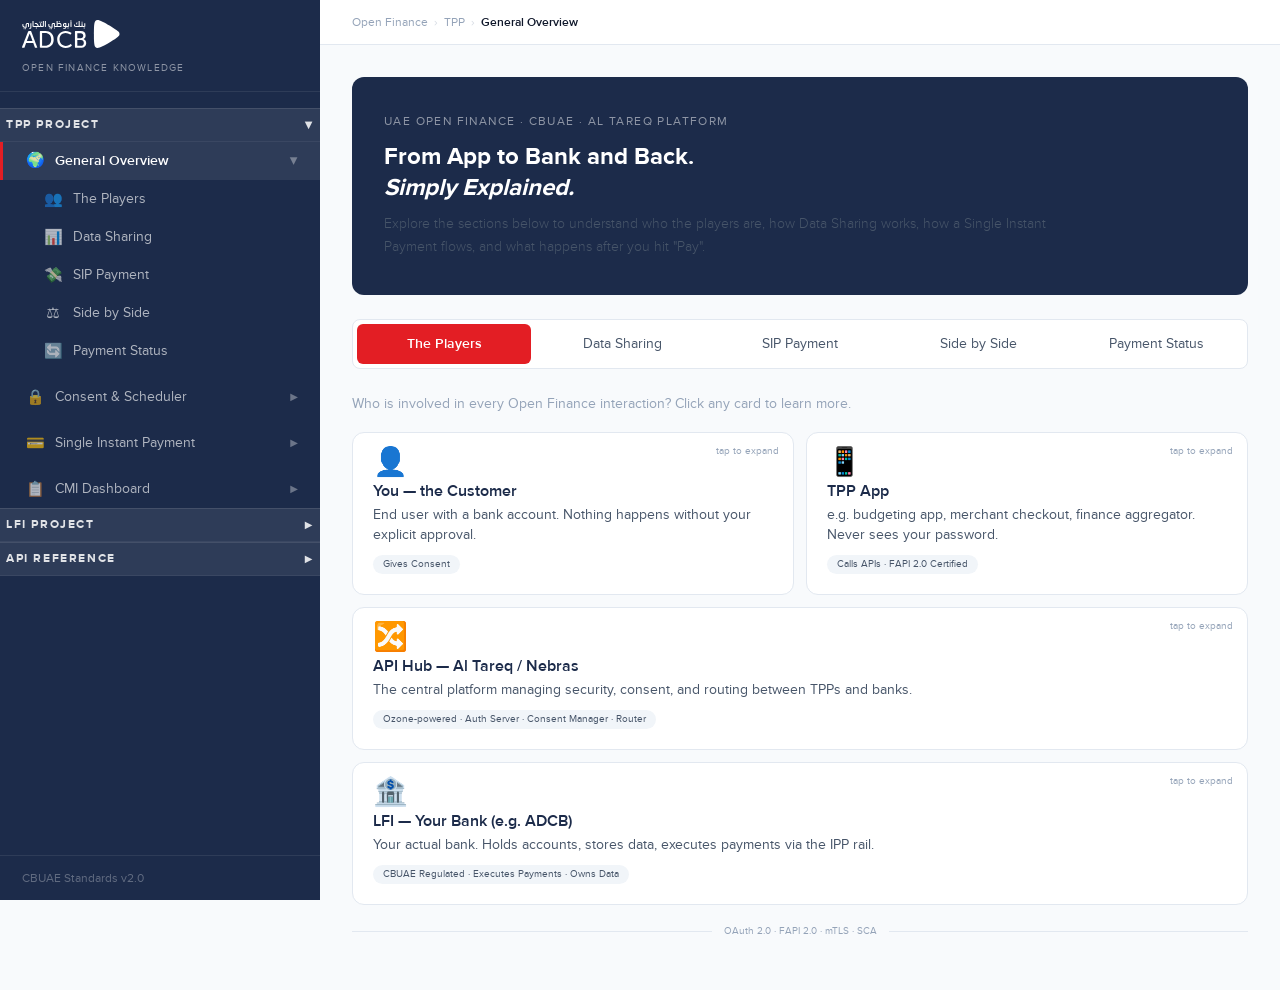
<file: index.html>
<!DOCTYPE html>
<html lang="en">
<head>
<meta charset="UTF-8"/>
<meta name="viewport" content="width=device-width, initial-scale=1.0"/>
<title>ADCB Open Finance — Knowledge Base</title>
<link rel="stylesheet" href="assets/brand.css"/>
<link rel="stylesheet" href="assets/layout.css"/>
<link rel="stylesheet" href="assets/components.css"/>
</head>
<body>

<!-- SIDEBAR -->
<nav class="sidebar" id="sidebar">
  <div class="sidebar-header">
    <img class="sidebar-logo" src="assets/images/adcb-logo.svg" alt="ADCB"/>
    <span class="sidebar-title">Open Finance Knowledge</span>
  </div>

  <div class="nav-section">
    <div class="nav-group-label" style="cursor:pointer;" onclick="toggleProjectGroup('tpp')">
      <span style="display:flex;align-items:center;justify-content:space-between;">
        TPP Project
        <span class="nav-group-chevron" id="tpp-group-chev" style="font-size:10px;transition:transform .2s;">&#x25BC;</span>
      </span>
    </div>
    <div class="nav-project-group open" id="group-tpp">

    <div class="nav-item nav-parent active expanded" onclick="toggleNav('overview')" id="nav-overview">
      <span style="display:flex;align-items:center;gap:10px;"><span class="nav-icon">&#x1F30D;</span> General Overview</span>
      <span class="nav-chevron">&#x25B6;</span>
    </div>
    <div class="nav-sub open" id="sub-overview">
      <div class="nav-item" onclick="navigate('overview','tab-players')" id="nav-players">
        <span class="nav-icon">&#x1F465;</span> The Players
      </div>
      <div class="nav-item" onclick="navigate('overview','tab-data')" id="nav-data">
        <span class="nav-icon">&#x1F4CA;</span> Data Sharing
      </div>
      <div class="nav-item" onclick="navigate('overview','tab-sip')" id="nav-sip">
        <span class="nav-icon">&#x1F4B8;</span> SIP Payment
      </div>
      <div class="nav-item" onclick="navigate('overview','tab-compare')" id="nav-compare">
        <span class="nav-icon">&#x2696;&#xFE0F;</span> Side by Side
      </div>
      <div class="nav-item" onclick="navigate('overview','tab-status')" id="nav-status">
        <span class="nav-icon">&#x1F504;</span> Payment Status
      </div>
    </div>

    <div class="sp8"></div>
    <div class="nav-item nav-parent" onclick="toggleNav('consent')" id="nav-consent">
      <span style="display:flex;align-items:center;gap:10px;"><span class="nav-icon">&#x1F512;</span> Consent &amp; Scheduler</span>
      <span class="nav-chevron">&#x25B6;</span>
    </div>
    <div class="nav-sub" id="sub-consent">
      <div class="nav-item" onclick="navigate('consent','tab-con-system')" id="nav-con-system">
        <span class="nav-icon">&#x1F5FA;&#xFE0F;</span> System Map
      </div>
      <div class="nav-item" onclick="navigate('consent','tab-con-lifecycle')" id="nav-con-lifecycle">
        <span class="nav-icon">&#x1F501;</span> Consent Lifecycle
      </div>
      <div class="nav-item" onclick="navigate('consent','tab-con-scheduler')" id="nav-con-scheduler">
        <span class="nav-icon">&#x23F0;</span> Data Scheduler
      </div>
      <div class="nav-item" onclick="navigate('consent','tab-con-errors')" id="nav-con-errors">
        <span class="nav-icon">&#x26A0;&#xFE0F;</span> Error Scenarios
      </div>
      <div class="nav-item" onclick="navigate('consent','tab-con-testing')" id="nav-con-testing">
        <span class="nav-icon">&#x1F9EA;</span> Testing
      </div>
    </div>

    <div class="sp8"></div>
    <div class="nav-item nav-parent" onclick="toggleNav('sipcop')" id="nav-sipcop">
      <span style="display:flex;align-items:center;gap:10px;"><span class="nav-icon">&#x1F4B3;</span> Single Instant Payment</span>
      <span class="nav-chevron">&#x25B6;</span>
    </div>
    <div class="nav-sub" id="sub-sipcop">
      <div class="nav-item" onclick="navigate('sipcop','tab-sipcop-flow')" id="nav-sipcop-flow">
        <span class="nav-icon">&#x1F501;</span> Payment Flow
      </div>
      <div class="nav-item" onclick="navigate('sipcop','tab-sipcop-cop-detail')" id="nav-sipcop-cop-detail">
        <span class="nav-icon">&#x1F50D;</span> CoP Deep Dive
      </div>
      <div class="nav-item" onclick="navigate('sipcop','tab-sipcop-stories')" id="nav-sipcop-stories">
        <span class="nav-icon">&#x1F4DD;</span> User Stories
      </div>
      <div class="nav-item" onclick="navigate('sipcop','tab-sipcop-prototype')" id="nav-sipcop-prototype">
        <span class="nav-icon">&#x1F4F1;</span> Prototype
      </div>
      <div class="nav-item" onclick="navigate('sipcop','tab-sipcop-rst')" id="nav-sipcop-rst">
        <span class="nav-icon">&#x1F9EA;</span> RST Scenarios
      </div>
      <div class="nav-item" onclick="navigate('sipcop','tab-sipcop-gaps')" id="nav-sipcop-gaps">
        <span class="nav-icon">&#x26A0;&#xFE0F;</span> Design Gaps
      </div>
    </div>

    <div class="sp8"></div>
    <div class="nav-item nav-parent" onclick="toggleNav('cmi')" id="nav-cmi">
      <span style="display:flex;align-items:center;gap:10px;"><span class="nav-icon">&#x1F4CB;</span> CMI Dashboard</span>
      <span class="nav-chevron">&#x25B6;</span>
    </div>
    <div class="nav-sub" id="sub-cmi">
      <div class="nav-item cmi-nav-item" onclick="navigate('cmi','tab-cmi-overview')" id="nav-cmi-overview">
        <span class="nav-icon">&#x1F3E0;</span> Overview
      </div>
      <div class="nav-item cmi-nav-item" onclick="navigate('cmi','tab-cmi-cmi01')" id="nav-cmi-cmi01">
        <span class="nav-icon">&#x1F4CB;</span> Current Consents
      </div>
      <div class="nav-item cmi-nav-item" onclick="navigate('cmi','tab-cmi-cmi02')" id="nav-cmi-cmi02">
        <span class="nav-icon">&#x1F4C5;</span> Consent History
      </div>
      <div class="nav-item cmi-nav-item" onclick="navigate('cmi','tab-cmi-cmi03')" id="nav-cmi-cmi03">
        <span class="nav-icon">&#x1F50D;</span> Filter &amp; Search
      </div>
      <div class="nav-item cmi-nav-item" onclick="navigate('cmi','tab-cmi-cmi04')" id="nav-cmi-cmi04">
        <span class="nav-icon">&#x1F4C4;</span> Consent Detail
      </div>
      <div class="nav-item cmi-nav-item" onclick="navigate('cmi','tab-cmi-cmi05')" id="nav-cmi-cmi05">
        <span class="nav-icon">&#x1F4E1;</span> GET /consents
      </div>
      <div class="nav-item cmi-nav-item" onclick="navigate('cmi','tab-cmi-cmi06')" id="nav-cmi-cmi06">
        <span class="nav-icon">&#x1F4E1;</span> GET /consents/{id}
      </div>
      <div class="nav-item cmi-nav-item" onclick="navigate('cmi','tab-cmi-cmi07')" id="nav-cmi-cmi07">
        <span class="nav-icon">&#x1F6AB;</span> DELETE /consents/{id}
      </div>
      <div class="nav-item cmi-nav-item" onclick="navigate('cmi','tab-cmi-cmi08')" id="nav-cmi-cmi08">
        <span class="nav-icon">&#x1F4B3;</span> GET /payments
      </div>
    </div>

    </div><!-- /group-tpp -->

    <div class="nav-group-label" style="cursor:pointer;" onclick="toggleProjectGroup('lfi-proj')">
      <span style="display:flex;align-items:center;justify-content:space-between;">
        LFI Project
        <span class="nav-group-chevron" id="lfi-proj-group-chev" style="font-size:10px;transition:transform .2s;">&#x25B6;</span>
      </span>
    </div>
    <div class="nav-project-group" id="group-lfi-proj" style="display:none;">

    <div class="nav-item nav-parent" onclick="toggleNav('lfi')" id="nav-lfi">
      <span style="display:flex;align-items:center;gap:10px;"><span class="nav-icon">&#x1F3E6;</span> Liability Validations &amp; Compliance</span>
      <span class="nav-chevron">&#x25B6;</span>
    </div>
    <div class="nav-sub" id="sub-lfi">
      <div class="nav-item" onclick="navigate('lfi','tab-lfi-fines')" id="nav-lfi-fines">
        <span class="nav-icon">&#x1F4DC;</span> Liability Validations
      </div>
      <div class="nav-item" onclick="navigate('lfi','tab-lfi-how')" id="nav-lfi-how">
        <span class="nav-icon">&#x2699;&#xFE0F;</span> How It Works
      </div>
      <div class="nav-item" onclick="navigate('lfi','tab-lfi-gaps')" id="nav-lfi-gaps">
        <span class="nav-icon">&#x1F50D;</span> Gap Analysis
      </div>
      <div class="nav-item" onclick="navigate('lfi','tab-lfi-tests')" id="nav-lfi-tests">
        <span class="nav-icon">&#x1F9EA;</span> Test Strategy
      </div>
    </div>

    <div class="sp8"></div>
    <div class="nav-item nav-parent" onclick="toggleNav('smesip')" id="nav-smesip">
      <span style="display:flex;align-items:center;gap:10px;"><span class="nav-icon">&#x1F4B3;</span> Single Instant Payment (SME)</span>
      <span class="nav-chevron">&#x25B6;</span>
    </div>
    <div class="nav-sub" id="sub-smesip">
      <div class="nav-item" onclick="navigate('smesip','tab-smesip-overview')" id="nav-smesip-overview">
        <span class="nav-icon">&#x1F4CA;</span> Overview
      </div>
      <div class="nav-item" onclick="navigate('smesip','tab-smesip-flow')" id="nav-smesip-flow">
        <span class="nav-icon">&#x1F501;</span> E2E Flow
      </div>
      <div class="nav-item" onclick="navigate('smesip','tab-smesip-prototype')" id="nav-smesip-prototype">
        <span class="nav-icon">&#x1F4F1;</span> Prototype
      </div>
      <div class="nav-item" onclick="navigate('smesip','tab-smesip-acceptance')" id="nav-smesip-acceptance">
        <span class="nav-icon">&#x2705;</span> Acceptance Criteria
      </div>
      <div class="nav-item" onclick="navigate('smesip','tab-smesip-architecture')" id="nav-smesip-architecture">
        <span class="nav-icon">&#x1F3D7;&#xFE0F;</span> Architecture
      </div>
      <div class="nav-item" onclick="navigate('smesip','tab-smesip-apis')" id="nav-smesip-apis">
        <span class="nav-icon">&#x26A1;</span> API Reference
      </div>
      <div class="nav-item" onclick="navigate('smesip','tab-smesip-gaps')" id="nav-smesip-gaps">
        <span class="nav-icon">&#x26A0;&#xFE0F;</span> Gaps &amp; Questions
      </div>
    </div>
    </div><!-- /group-lfi-proj -->

    <div class="nav-group-label" style="cursor:pointer;" onclick="toggleProjectGroup('apiref')">
      <span style="display:flex;align-items:center;justify-content:space-between;">
        API Reference
        <span class="nav-group-chevron" id="apiref-group-chev" style="font-size:10px;transition:transform .2s;">&#x25B6;</span>
      </span>
    </div>
    <div class="nav-project-group" id="group-apiref" style="display:none;">
    <div class="nav-item nav-parent" onclick="toggleNav('lfiapi')" id="nav-lfiapi">
      <span style="display:flex;align-items:center;gap:10px;"><span class="nav-icon">&#x1F4E1;</span> LFI Endpoints</span>
      <span class="nav-chevron">&#x25B6;</span>
    </div>
    <div class="nav-sub" id="sub-lfiapi">
      <div class="nav-item" onclick="navigate('lfiapi','tab-lfiapi-overview')" id="nav-lfiapi-overview">
        <span class="nav-icon">&#x1F4CA;</span> Overview
      </div>
      <div class="nav-item" onclick="navigate('lfiapi','tab-lfiapi-unconsented')" id="nav-lfiapi-unconsented">
        <span class="nav-icon">&#x2705;</span> Unconsented GETs
      </div>
      <div class="nav-item" onclick="navigate('lfiapi','tab-lfiapi-datasharing')" id="nav-lfiapi-datasharing">
        <span class="nav-icon">&#x1F512;</span> Bank Data Sharing
      </div>
      <div class="nav-item" onclick="navigate('lfiapi','tab-lfiapi-service')" id="nav-lfiapi-service">
        <span class="nav-icon">&#x1F504;</span> Service Status
      </div>
      <div class="nav-item" onclick="navigate('lfiapi','tab-lfiapi-post')" id="nav-lfiapi-post">
        <span class="nav-icon">&#x26A1;</span> POST / Mutating
      </div>
      <div class="nav-item" onclick="navigate('lfiapi','tab-lfiapi-matrix')" id="nav-lfiapi-matrix">
        <span class="nav-icon">&#x1F50D;</span> Full Matrix
      </div>
      <div class="nav-item" onclick="navigate('lfiapi','tab-lfiapi-glossary')" id="nav-lfiapi-glossary">
        <span class="nav-icon">&#x1F4D6;</span> Glossary
      </div>
    </div>
    </div><!-- /group-apiref -->
  </div>

  <div class="sidebar-footer">CBUAE Standards v2.0</div>
</nav>

<!-- OVERLAY (mobile) -->
<div class="overlay" id="overlay" onclick="closeSidebar()"></div>

<!-- MAIN -->
<div class="main">
  <header class="topbar">
    <button class="mobile-toggle" onclick="toggleSidebar()">&#9776;</button>
    <div class="breadcrumb" id="breadcrumb">
      Open Finance <span style="opacity:.4">&#x203A;</span> TPP <span style="opacity:.4">&#x203A;</span> <span class="current" id="bc-current">General Overview</span>
    </div>
  </header>

  <div class="content">

    <!-- ═══════════════════════════════════════════ -->
    <!-- ═══════════════════════════════════════════ -->
    <!-- LANDING: TPP PROJECT                         -->
    <!-- ═══════════════════════════════════════════ -->
    <div class="section" id="section-tpp-home">
      <div class="hero-card">
        <div class="hero-eyebrow">TPP Project · Third Party Provider</div>
        <h1>TPP Project</h1>
        <p>Everything needed to understand, design, and test ADCB's Open Finance integration as a Third Party Provider — from consent flows to live payment prototypes.</p>
      </div>
      <div style="display:grid;grid-template-columns:1fr 1fr;gap:var(--space-item-gap);">
        <div class="card" style="cursor:pointer;" onclick="navigate('overview')">
          <div class="card-header">General Overview</div>
          <p style="font:var(--font-body);color:var(--color-text-secondary);line-height:1.6;">The players, data sharing, SIP payment flow, and payment status — the full conceptual foundation.</p>
        </div>
        <div class="card" style="cursor:pointer;" onclick="navigate('consent')">
          <div class="card-header">Consent &amp; Scheduler</div>
          <p style="font:var(--font-body);color:var(--color-text-secondary);line-height:1.6;">System map, consent lifecycle, data scheduler, error scenarios, and testing.</p>
        </div>
        <div class="card" style="cursor:pointer;" onclick="navigate('sipcop')">
          <div class="card-header">Single Instant Payment</div>
          <p style="font:var(--font-body);color:var(--color-text-secondary);line-height:1.6;">Payment flow, CoP deep dive, user stories, prototype, RST scenarios, and design gaps.</p>
        </div>
        <div class="card" style="cursor:pointer;" onclick="navigate('cmi')">
          <div class="card-header">CMI Dashboard</div>
          <p style="font:var(--font-body);color:var(--color-text-secondary);line-height:1.6;">Consent management interface — screen-by-screen prototype with API endpoint mapping.</p>
        </div>
      </div>
    </div>

    <!-- ═══════════════════════════════════════════ -->
    <!-- LANDING: LFI PROJECT                         -->
    <!-- ═══════════════════════════════════════════ -->
    <div class="section" id="section-lfi-home">
      <div class="hero-card">
        <div class="hero-eyebrow">LFI Project · Licensed Financial Institution · ADCB</div>
        <h1>LFI Project</h1>
        <p>ADCB's obligations as the bank in Open Finance — liability framework, compliance posture, SME payment implementation, and gap tracking.</p>
      </div>
      <div style="display:grid;grid-template-columns:1fr 1fr;gap:var(--space-item-gap);">
        <div class="card" style="cursor:pointer;" onclick="navigate('lfi')">
          <div class="card-header">Liability Validations &amp; Compliance</div>
          <p style="font:var(--font-body);color:var(--color-text-secondary);line-height:1.6;">CBUAE fine schedule, how ADCB protects against each liability, gap analysis, and test strategy.</p>
        </div>
        <div class="card" style="cursor:pointer;" onclick="navigate('smesip')">
          <div class="card-header">Single Instant Payment (SME)</div>
          <p style="font:var(--font-body);color:var(--color-text-secondary);line-height:1.6;">End-to-end flow, prototype, acceptance criteria, architecture, API reference, and open gaps.</p>
        </div>
      </div>
    </div>

    <!-- ═══════════════════════════════════════════ -->
    <!-- LANDING: API REFERENCE                       -->
    <!-- ═══════════════════════════════════════════ -->
    <div class="section" id="section-apiref-home">
      <div class="hero-card">
        <div class="hero-eyebrow">API Reference · LFI Endpoints · Standards v2.1-final · API Hub v8</div>
        <h1>API Reference</h1>
        <p>The complete endpoint catalogue for the LFI-side Open Finance API — 35 endpoints grouped by access type, annotated with consent requirements and PII levels.</p>
      </div>
      <div class="box box-navy">
        <p><strong>One section, seven views.</strong> Use the tabs inside LFI Endpoints to switch between the Overview, endpoint categories (Unconsented, Data Sharing, Service Status, POST/Mutating), the searchable Full Matrix, and the Glossary.</p>
      </div>
      <div class="card" style="cursor:pointer;" onclick="navigate('lfiapi')">
        <div class="card-header">LFI Endpoints</div>
        <p style="font:var(--font-body);color:var(--color-text-secondary);line-height:1.6;">All 35 endpoints with method badges, MIB consent status, PII levels, and filterable matrix. Includes plain-English glossary of every technical term.</p>
      </div>
    </div>

    <!-- SECTION 1: GENERAL OVERVIEW                 -->
    <!-- ═══════════════════════════════════════════ -->
    <div class="section active" id="section-overview">

      <div class="hero-card">
        <div class="hero-eyebrow">UAE Open Finance · CBUAE · Al Tareq Platform</div>
        <h1>From App to Bank and Back.<br><em>Simply Explained.</em></h1>
        <p>Explore the sections below to understand who the players are, how Data Sharing works, how a Single Instant Payment flows, and what happens after you hit "Pay".</p>
      </div>

      <!-- Tabs -->
      <div class="tab-bar">
        <button class="tab-btn active" data-tab="players" onclick="switchTab('players', this)">The Players</button>
        <button class="tab-btn" data-tab="data" onclick="switchTab('data', this)">Data Sharing</button>
        <button class="tab-btn" data-tab="sip" onclick="switchTab('sip', this)">SIP Payment</button>
        <button class="tab-btn" data-tab="compare" onclick="switchTab('compare', this)">Side by Side</button>
        <button class="tab-btn" data-tab="status" onclick="switchTab('status', this)">Payment Status</button>
      </div>

      <!-- TAB: PLAYERS -->
      <div class="tab-panel active" id="panel-players">
        <p style="color:var(--color-text-tertiary);margin-bottom:16px;">Who is involved in every Open Finance interaction? Click any card to learn more.</p>
        <div class="players-grid">
          <div class="player-card" id="card-user" onclick="togglePlayer('user')">
            <span class="expand-hint" id="hint-user">tap to expand</span>
            <span class="player-icon">&#x1F464;</span>
            <div class="player-name">You — the Customer</div>
            <div class="player-desc">End user with a bank account. Nothing happens without your explicit approval.</div>
            <span class="player-tag">Gives Consent</span>
          </div>
          <div class="player-card" id="card-tpp" onclick="togglePlayer('tpp')">
            <span class="expand-hint" id="hint-tpp">tap to expand</span>
            <span class="player-icon">&#x1F4F1;</span>
            <div class="player-name">TPP App</div>
            <div class="player-desc">e.g. budgeting app, merchant checkout, finance aggregator. Never sees your password.</div>
            <span class="player-tag">Calls APIs · FAPI 2.0 Certified</span>
          </div>
          <div class="player-detail" id="detail-user">
            <div class="detail-head">
              <span class="detail-icon">&#x1F464;</span>
              <span class="detail-title">You — the Customer</span>
              <span class="detail-close" onclick="event.stopPropagation();closePlayer('user')">&#x2715;</span>
            </div>
            <div class="detail-text">You are the end customer — a real person with a bank account. You use a TPP app and give consent for it to read your data or make payments on your behalf. You stay in control at all times and can revoke consent whenever you want. UAE law guarantees this right.</div>
          </div>
          <div class="player-detail" id="detail-tpp">
            <div class="detail-head">
              <span class="detail-icon">&#x1F4F1;</span>
              <span class="detail-title">TPP — Third Party Provider</span>
              <span class="detail-close" onclick="event.stopPropagation();closePlayer('tpp')">&#x2715;</span>
            </div>
            <div class="detail-text">TPP = Third Party Provider. The app you are actually using — a budgeting tool, merchant checkout, P2P app, or finance aggregator. Licensed by CBUAE (minimum AED 1M capital). It calls Open Finance APIs on your behalf but never sees your bank password. Must hold FAPI 2.0 certification.</div>
          </div>
          <div class="player-card span2" id="card-hub" onclick="togglePlayer('hub')">
            <span class="expand-hint" id="hint-hub">tap to expand</span>
            <span class="player-icon">&#x1F500;</span>
            <div class="player-name">API Hub — Al Tareq / Nebras</div>
            <div class="player-desc">The central platform managing security, consent, and routing between TPPs and banks.</div>
            <span class="player-tag">Ozone-powered · Auth Server · Consent Manager · Router</span>
          </div>
          <div class="player-detail" id="detail-hub">
            <div class="detail-head">
              <span class="detail-icon">&#x1F500;</span>
              <span class="detail-title">API Hub — Al Tareq / Nebras</span>
              <span class="detail-close" onclick="event.stopPropagation();closePlayer('hub')">&#x2715;</span>
            </div>
            <div class="detail-text">The API Hub is the central nervous system of UAE Open Finance. Built on Ozone technology, operated by Nebras, branded as Al Tareq for consumers. It handles: (1) Security — OAuth 2.0, FAPI 2.0, mTLS certificates. (2) Consent management — creating, tracking, and revoking consents. (3) Routing — directing every API call between TPPs and LFIs. Think of it as air traffic control — every single interaction flows through here.</div>
          </div>
          <div class="player-card span2" id="card-lfi" onclick="togglePlayer('lfi')">
            <span class="expand-hint" id="hint-lfi">tap to expand</span>
            <span class="player-icon">&#x1F3E6;</span>
            <div class="player-name">LFI — Your Bank (e.g. ADCB)</div>
            <div class="player-desc">Your actual bank. Holds accounts, stores data, executes payments via the IPP rail.</div>
            <span class="player-tag">CBUAE Regulated · Executes Payments · Owns Data</span>
          </div>
          <div class="player-detail" id="detail-lfi">
            <div class="detail-head">
              <span class="detail-icon">&#x1F3E6;</span>
              <span class="detail-title">LFI — Your Bank (e.g. ADCB)</span>
              <span class="detail-close" onclick="event.stopPropagation();closePlayer('lfi')">&#x2715;</span>
            </div>
            <div class="detail-text">LFI = Licensed Financial Institution — your actual bank (e.g. ADCB, Emirates NBD). It holds your account, stores your transaction data, and executes payments via the IPP rail. It never talks directly to the TPP — all communication goes through the API Hub via Ozone Connect. Participation is mandatory for all CBUAE-licensed banks.</div>
          </div>
        </div>
        <div class="connector">
          <div class="conn-line"></div>
          <span class="conn-label">OAuth 2.0 · FAPI 2.0 · mTLS · SCA</span>
          <div class="conn-line"></div>
        </div>
      </div>

      <!-- TAB: DATA SHARING -->
      <div class="tab-panel" id="panel-data">
        <p style="color:var(--color-text-tertiary);margin-bottom:16px;">How your bank data reaches a TPP app — 7 steps</p>
        <div class="step-list" id="data-steps"></div>
      </div>

      <!-- TAB: SIP PAYMENT -->
      <div class="tab-panel" id="panel-sip">
        <p style="color:var(--color-text-tertiary);margin-bottom:16px;">How a Single Instant Payment travels through the system — 8 steps</p>
        <div class="step-list" id="sip-steps"></div>
      </div>

      <!-- TAB: COMPARE -->
      <div class="tab-panel" id="panel-compare">
        <p style="color:var(--color-text-tertiary);margin-bottom:16px;">Data sharing vs single instant payment — what is different?</p>
        <div class="compare-grid">
          <div class="compare-col sip">
            <div class="compare-head">Single Instant Payment (SIP)</div>
            <div class="compare-row"><span class="compare-icon">&#x1F3AF;</span><div class="compare-text"><strong>Goal:</strong> Move money from your account to a recipient</div></div>
            <div class="compare-row"><span class="compare-icon">&#x1F4CB;</span><div class="compare-text"><strong>Consent type:</strong> Payment consent — single-use, expires on execution</div></div>
            <div class="compare-row"><span class="compare-icon">&#x1F501;</span><div class="compare-text"><strong>Key API:</strong> <code>POST /domestic-payments</code> — AED only, via IPP rail</div></div>
            <div class="compare-row"><span class="compare-icon">&#x2705;</span><div class="compare-text"><strong>Extra step:</strong> CoP (Confirmation of Payee) must run before consent creation</div></div>
            <div class="compare-row"><span class="compare-icon">&#x23F1;</span><div class="compare-text"><strong>Duration:</strong> Single authorisation — cannot be reused</div></div>
            <div class="compare-row"><span class="compare-icon">&#x1F4B0;</span><div class="compare-text"><strong>Hub fee:</strong> 2.5 fils per payment call (to Nebras)</div></div>
            <div class="compare-row"><span class="compare-icon">&#x1F6E1;</span><div class="compare-text"><strong>Mandatory:</strong> Risk Information Block — Customer Present flag, channel, merchant details</div></div>
          </div>
          <div class="compare-col data">
            <div class="compare-head">Data Sharing (Account Access)</div>
            <div class="compare-row"><span class="compare-icon">&#x1F3AF;</span><div class="compare-text"><strong>Goal:</strong> Read your account, balance, or transaction history</div></div>
            <div class="compare-row"><span class="compare-icon">&#x1F4CB;</span><div class="compare-text"><strong>Consent type:</strong> Account access consent — long-lived, up to 365 days</div></div>
            <div class="compare-row"><span class="compare-icon">&#x1F501;</span><div class="compare-text"><strong>Key APIs:</strong> <code>GET /accounts</code>, <code>/balances</code>, <code>/transactions</code></div></div>
            <div class="compare-row"><span class="compare-icon">&#x2705;</span><div class="compare-text"><strong>Scoping:</strong> Permissions are explicit — TPP only gets data clusters you approved</div></div>
            <div class="compare-row"><span class="compare-icon">&#x23F1;</span><div class="compare-text"><strong>Duration:</strong> Token refreshes; revoke via <code>DELETE /account-access-consents/{id}</code></div></div>
            <div class="compare-row"><span class="compare-icon">&#x1F4B0;</span><div class="compare-text"><strong>Hub fee:</strong> 2.5 fils per 100 lines of transaction data returned</div></div>
            <div class="compare-row"><span class="compare-icon">&#x1F6E1;</span><div class="compare-text"><strong>Clusters:</strong> Account Details, Balances, Transactions, Beneficiaries, Standing Orders</div></div>
          </div>
        </div>
        <div class="shared-row">
          <span class="compare-icon">&#x1F512;</span>
          <div class="compare-text"><strong>Both flows share the same foundation:</strong> FAPI 2.0 · mTLS · Strong Customer Authentication (SCA) at your bank · Full CBUAE oversight · All calls routed through the Al Tareq API Hub</div>
        </div>
      </div>

      <!-- TAB: STATUS -->
      <div class="tab-panel" id="panel-status">
        <p style="color:var(--color-text-tertiary);margin-bottom:16px;">What happens to a payment after you approve it?</p>
        <div class="status-diagram">
          <div class="status-box sb-pending" onclick="showStatus('pending', this)">
            <div class="status-code">PDNG</div>
            <div class="status-label">Pending<br/>Bank received, not yet processed</div>
          </div>
          <div class="status-arrow">&#x2193;</div>
          <div class="status-row">
            <div class="status-box sb-rejected" onclick="showStatus('rejected', this)">
              <div class="status-code">RJCT</div>
              <div class="status-label">Rejected<br/>AML check or insufficient funds</div>
            </div>
            <div class="status-box sb-acsc" onclick="showStatus('acsc', this)">
              <div class="status-code">ACSC</div>
              <div class="status-label">Debtor settled<br/>Your account was debited</div>
            </div>
          </div>
          <div class="status-split">from ACSC only &#x2193;</div>
          <div class="status-row">
            <div class="status-box sb-accc" onclick="showStatus('accc', this)">
              <div class="status-code">ACCC</div>
              <div class="status-label">Credit settled<br/>Recipient bank confirmed</div>
            </div>
            <div class="status-box sb-acwp" onclick="showStatus('acwp', this)">
              <div class="status-code">ACWP</div>
              <div class="status-label">Without posting<br/>Accepted, not yet posted</div>
            </div>
          </div>
        </div>
        <div class="status-info" id="status-info">
          Click a status box above to understand what it means for you as a customer or developer.
        </div>
        <div class="status-api-note">
          TPP polls: GET /domestic-payments/{paymentId} to track status changes in real-time via the IPP rail.
        </div>
      </div>
    </div>

    <!-- ═══════════════════════════════════════════ -->
    <!-- SECTION 2: CONSENT MANAGEMENT & SCHEDULER   -->
    <!-- ═══════════════════════════════════════════ -->
    <div class="section" id="section-consent">

      <div class="hero-card">
        <div class="hero-eyebrow">TPP Platform · The Complete Story</div>
        <h1>The complete story of consent and data — told simply, shown clearly</h1>
        <p>Every system, every step, every data movement — explained in plain language with the technical terms woven in, so you understand both what is happening and why it matters.</p>
      </div>

      <div class="box box-gold">
        <h3 style="color:var(--color-text-primary);margin-bottom:8px;">The one idea that unlocks everything</h3>
        <p>This entire system exists to answer one question: <strong>can our platform access a user's bank data — safely, legally, and without storing a password?</strong> The answer is yes, and it works like a chain of sealed envelopes and locked vaults, each one only opened by the right key. Once you see that image, every step below will click immediately.</p>
      </div>

      <!-- Consent Tabs -->
      <div class="tab-bar">
        <button class="tab-btn active" data-tab="con-system" onclick="switchConsentTab('con-system', this)">System Map</button>
        <button class="tab-btn" data-tab="con-lifecycle" onclick="switchConsentTab('con-lifecycle', this)">Consent Lifecycle</button>
        <button class="tab-btn" data-tab="con-scheduler" onclick="switchConsentTab('con-scheduler', this)">Data Scheduler</button>
        <button class="tab-btn" data-tab="con-errors" onclick="switchConsentTab('con-errors', this)">Error Scenarios</button>
        <button class="tab-btn" data-tab="con-testing" onclick="switchConsentTab('con-testing', this)">Testing</button>
      </div>

      <!-- TAB 1: SYSTEM MAP -->
      <div class="tab-panel active" id="panel-con-system">
      <div class="section-lbl">System Overview</div>
      <h2>All the players, at a glance</h2>
      <p>Six components work together every time we access bank data. Each one has a specific role — no component does another's job.</p>
      <div class="sp8"></div>

      <div class="diagram-card">
        <div class="diagram-hdr">System map — all players</div>
        <div class="diagram-body">
          <div class="sysmap">
            <div class="sysmap-box bx-blue"><span class="bx-title">Channel</span><span class="bx-sub">Backend</span></div>
            <div class="sysmap-arr">&#x203A;</div>
            <div class="sysmap-box bx-purple"><span class="bx-title">AWS Cognito</span><span class="bx-sub">Auth / tokens</span></div>
            <div class="sysmap-arr">&#x203A;</div>
            <div class="sysmap-box bx-red"><span class="bx-title">Kong</span><span class="bx-sub">Gateway</span></div>
            <div class="sysmap-arr">&#x203A;</div>
            <div class="sysmap-box bx-teal"><span class="bx-title">TPP</span><span class="bx-sub">Backend</span></div>
            <div class="sysmap-arr">&#x203A;</div>
            <div class="sysmap-box bx-green"><span class="bx-title">OF API Hub</span><span class="bx-sub">mTLS routing</span></div>
            <div class="sysmap-arr">&#x203A;</div>
            <div class="sysmap-box bx-amber"><span class="bx-title">LFI (Bank)</span><span class="bx-sub">Data source</span></div>
          </div>
        </div>
      </div>
      <div class="box box-navy"><p><strong>Also in the system:</strong> DynamoDB stores consent records and encrypted tokens. Kafka carries fetched financial data downstream to analytics platforms. Neither stores raw bank data (account numbers, balances, transactions).</p></div>
      </div><!-- /panel-con-system -->

      <!-- TAB 2: CONSENT LIFECYCLE -->
      <div class="tab-panel" id="panel-con-lifecycle">
      <h2>Getting permission — the consent journey</h2>
      <p>A user has a bank account. We want to read it on their behalf. We cannot just ask for their password — that would be insecure and illegal. Instead, we go through a formal handshake involving signed letters, one-time vouchers, and encrypted vaults. Here is every step, in order.</p>
      <div class="sp16"></div>

      <!-- CONSENT LIFECYCLE DIAGRAM -->
      <div class="diagram-card">
        <div class="diagram-hdr">Consent lifecycle — numbered flow across all system layers</div>
        <div class="diagram-body" style="padding:16px 12px;">
          <table class="lanes" style="width:100%;border-collapse:separate;border-spacing:0 5px;">
            <colgroup><col style="width:62px"/><col/></colgroup>
            <tr>
              <td class="lane-lbl-col">Channel</td>
              <td style="padding:0 0 0 8px;">
                <div class="lane-cells lane-stripe-odd" style="padding:6px;border-radius:6px;">
                  <div class="step-box bx-blue"><span class="s-num">STEP 1</span><span class="s-title">Get token</span><span class="s-sub">App proves identity</span></div>
                  <div class="lane-arr">&#x203A;</div>
                  <div class="step-box bx-blue"><span class="s-num">STEP 2</span><span class="s-title">Call initiate</span><span class="s-sub">Start the request</span></div>
                  <div class="lane-arr"></div>
                  <div class="step-box bx-blue"><span class="s-num">STEP 6</span><span class="s-title">Get bank link</span><span class="s-sub">Redirect user</span></div>
                  <div class="lane-arr">&#x203A;</div>
                  <div class="step-box bx-teal"><span class="s-num">STEP 8</span><span class="s-title">Callback</span><span class="s-sub">User returns</span></div>
                </div>
              </td>
            </tr>
            <tr>
              <td class="lane-lbl-col">Kong</td>
              <td style="padding:0 0 0 8px;">
                <div class="lane-cells lane-stripe-even" style="padding:6px;border-radius:6px;">
                  <div class="step-blank"></div>
                  <div class="lane-arr"></div>
                  <div class="step-box bx-red"><span class="s-num">STEP 3</span><span class="s-title">Check token</span><span class="s-sub">Security gate</span></div>
                  <div class="lane-arr">&#x203A;</div>
                  <div class="step-box bx-red"><span class="s-num">STEP 4</span><span class="s-title">Add ID label</span><span class="s-sub">Tag the request</span></div>
                  <div class="lane-arr"></div>
                  <div class="step-blank"></div>
                </div>
              </td>
            </tr>
            <tr>
              <td class="lane-lbl-col">TPP</td>
              <td style="padding:0 0 0 8px;">
                <div class="lane-cells lane-stripe-odd" style="padding:6px;border-radius:6px;">
                  <div class="step-box bx-purple"><span class="s-num">STEP 5</span><span class="s-title">Open file</span><span class="s-sub">Create consent</span></div>
                  <div class="lane-arr">&#x203A;</div>
                  <div class="step-box bx-purple"><span class="s-num">STEP 7</span><span class="s-title">Sign letter</span><span class="s-sub">Bank request</span></div>
                  <div class="lane-arr">&#x203A;</div>
                  <div class="step-box bx-purple"><span class="s-num">STEP 9</span><span class="s-title">Check ticket</span><span class="s-sub">Verify genuine</span></div>
                  <div class="lane-arr">&#x203A;</div>
                  <div class="step-box bx-teal"><span class="s-num">STEP 10</span><span class="s-title">Lock vault</span><span class="s-sub">Save keys</span></div>
                </div>
              </td>
            </tr>
            <tr>
              <td class="lane-lbl-col">External</td>
              <td style="padding:0 0 0 8px;">
                <div class="lane-cells lane-stripe-even" style="padding:6px;border-radius:6px;">
                  <div class="step-blank"></div>
                  <div class="lane-arr"></div>
                  <div class="step-box bx-gray"><span class="s-num">&nbsp;</span><span class="s-title">OF API Hub</span><span class="s-sub">Secure route</span></div>
                  <div class="lane-arr">&#x203A;</div>
                  <div class="step-box bx-amber"><span class="s-num">&nbsp;</span><span class="s-title">LFI (Bank)</span><span class="s-sub">Issues link</span></div>
                  <div class="lane-arr"></div>
                  <div class="step-blank"></div>
                </div>
              </td>
            </tr>
          </table>
          <div class="key-row">
            <div class="key-item" style="color:#1E40AF;"><strong>Blue</strong> = Channel (app)</div>
            <div class="key-item" style="color:#991B1B;"><strong>Red</strong> = Kong (security)</div>
            <div class="key-item" style="color:#5B21B6;"><strong>Purple</strong> = TPP backend</div>
            <div class="key-item" style="color:#0F766E;"><strong>Teal</strong> = Outcome steps</div>
            <div class="key-item" style="color:#92400E;"><strong>Amber</strong> = LFI (Bank)</div>
          </div>
        </div>
      </div>
      <div class="sp20"></div>

      <!-- STEP EXPLANATIONS -->
      <div class="section-lbl">What each step does — in plain words</div>
      <div class="sp12"></div>

      <h3>Step 1 — The ID card: Our app proves who it is</h3>
      <div class="box box-navy" style="margin-top:6px;">
        <p>Picture a visitor arriving at a high-security building. They go to the front desk, show their ID, and get a timed visitor badge. Our app does exactly this — it calls <strong>AWS Cognito</strong> and provides its <strong>client_id</strong> and <strong>client_secret</strong>. Cognito hands back a <strong>JWT (JSON Web Token)</strong> — a digitally sealed envelope that says "this is who I am, and here is what I am allowed to do." The envelope expires in minutes so nobody can steal and reuse it.</p>
        <p><strong>Technical note:</strong> This is called the <strong>client_credentials grant</strong> — machine to machine, no user involved yet. The JWT contains <strong>scopes</strong> (permissions). For example, <strong>write/consents</strong> means "this app is allowed to start a consent." Without the right scope, nothing works.</p>
      </div>
      <div class="sp16"></div>

      <h3>Steps 2, 3, 4 — The bouncer: Kong checks every request</h3>
      <div class="box box-red" style="margin-top:6px;">
        <p>Think of <strong>Kong Gateway</strong> as airport security. Every request must pass through it — no exceptions. Three checks in under a second:</p>
        <ul>
          <li><strong>Check 1 — Is the signature real?</strong> Kong verifies the JWT against a public key list called <strong>JWKS</strong>. Only Cognito's fingerprints are on the list.</li>
          <li><strong>Check 2 — Has it expired?</strong> JWT tokens go stale fast. An old one is rejected immediately.</li>
          <li><strong>Check 3 — Right permission?</strong> Each route needs a specific <strong>scope</strong>. No scope = no entry.</li>
        </ul>
        <p style="margin-top:8px;">Once all three pass, Kong strips the JWT and stamps a clean header called <strong>X-Client-Id</strong>. The TPP backend never sees a raw security token.</p>
      </div>
      <div class="box box-warn">
        <p><strong>Test signal:</strong> If you ever see an Authorization header reaching the TPP backend — something is wrong with Kong. That header must be stripped every single time, without fail.</p>
      </div>
      <div class="sp16"></div>

      <h3>Step 5 — Opening the file: TPP creates the consent record</h3>
      <div class="box box-purple" style="margin-top:6px;">
        <p>A detective opens a new case file and locks away the evidence. A new row is written to <strong>DynamoDB (tpp_consents table)</strong>. Status: <strong>AwaitingAuthorization</strong>. Two secret values are generated immediately:</p>
        <ul>
          <li><strong>PKCE verifier</strong> — a random key that proves our callback is genuine and was not tampered with. Think of it as a sealed wax stamp only we can reproduce.</li>
          <li><strong>oauth_state</strong> — a unique ticket number that prevents anyone from forging a fake callback. This is called <strong>CSRF protection</strong>.</li>
        </ul>
        <p style="margin-top:8px;">Both are encrypted with <strong>AES-256-GCM</strong> before saving — not just hashed, fully encrypted. Even database access gives you nothing without the key.</p>
      </div>
      <div class="sp16"></div>

      <h3>Steps 6, 7 — The signed letter: TPP sends a formal request to the bank</h3>
      <div class="box box-gold" style="margin-top:6px;">
        <p>The TPP cannot reach the user's bank directly. Every external call goes through the <strong>OF API Hub</strong> — the UAE's official Open Finance routing centre, like a certified postal service that only delivers between licensed institutions.</p>
        <p>The letter is a <strong>JAR (JSON Authorization Request)</strong>, signed with <strong>PS256</strong> — a wax seal mathematically impossible to forge. It contains the exact permissions, packaged as a <strong>RAR (Rich Authorization Request)</strong>, and travels over <strong>mTLS</strong> — a tunnel where both sides show identity certificates. The bank replies with the <strong>authorization_url</strong> we send to the user.</p>
      </div>
      <div class="sp16"></div>

      <h3>Steps 8, 9 — The user decides: Bank callback and verification</h3>
      <div class="box box-teal" style="margin-top:6px;">
        <p>The bank shows the user exactly what they are agreeing to share. The user clicks Allow. The bank sends back a <strong>one-time authorization_code</strong> (expires the moment it is used) and the <strong>state value</strong>. Our first action is to look up that state via the <strong>oauth_state-index</strong>.</p>
      </div>
      <div class="box box-succ">
        <p><strong>CSRF check:</strong> If the state does not match — we stop immediately. No token exchange, no data, nothing. An attacker who tried to forge a callback would not know our state value — so they cannot get through.</p>
      </div>
      <div class="sp16"></div>

      <h3>Step 10 — The vault: We swap the voucher for three encrypted keys</h3>
      <div class="box box-teal" style="margin-top:6px;">
        <p>The TPP decrypts the PKCE verifier, combines it with the authorization_code, and calls the bank's token endpoint via the OF API Hub over mTLS. The bank verifies everything matches the original signed letter, and hands back three tokens:</p>
      </div>
      <div class="token-grid">
        <div class="token-card token-header"><span class="tk-name">access_token</span><span class="tk-ttl">~1 hour TTL</span></div>
        <div class="token-card token-header"><span class="tk-name">refresh_token</span><span class="tk-ttl">Long-lived</span></div>
        <div class="token-card token-header" style="border-right:none;"><span class="tk-name">id_token</span><span class="tk-ttl">Reference ID</span></div>
        <div class="token-card"><p class="tk-desc">The actual key used to call the bank's API. Goes in every data request.</p></div>
        <div class="token-card"><p class="tk-desc">When the access_token expires, we quietly use this to get a new one — no user action needed.</p></div>
        <div class="token-card" style="border-right:none;"><p class="tk-desc">Contains the bank's own consent reference (of_consent_id). Proves which consent we are acting on.</p></div>
      </div>
      <div class="box box-succ">
        <p><strong>Consent status flips:</strong> AwaitingAuthorization &#x2192; <strong>Authorized</strong>. An entry is written to <strong>tpp_audit_log</strong> — permanent, append-only. Part 1 is complete. The user did their part once. Everything from here is automatic.</p>
      </div>
      </div><!-- /panel-con-lifecycle -->

      <!-- TAB 3: DATA SCHEDULER -->
      <div class="tab-panel" id="panel-con-scheduler">
      <h2>The data fetch — the night shift that never stops</h2>
      <p>The user gave permission once and walked away. From here, a background worker runs automatically on a schedule — silently fetching the latest financial data, checking tokens, handling failures, and shipping everything to our data platform. No human involvement. No data stored in our database.</p>
      <div class="sp16"></div>

      <div class="diagram-card">
        <div class="diagram-hdr">Scheduler flow — from trigger to Kafka publish</div>
        <div class="diagram-body">
          <div class="sched-flow">
            <div class="sched-step bx-blue"><span class="sched-num">1</span><span class="sched-title">Scheduler fires</span><span class="sched-sub">EventBridge cron</span></div>
            <div class="sched-arr">&#x203A;</div>
            <div class="sched-step bx-purple"><span class="sched-num">2</span><span class="sched-title">Load consents</span><span class="sched-sub">Authorized + active</span></div>
            <div class="sched-arr">&#x203A;</div>
            <div class="sched-step bx-red"><span class="sched-num">3</span><span class="sched-title">Check token</span><span class="sched-sub">expires_at check</span></div>
            <div class="sched-arr">&#x203A;</div>
            <div class="sched-step bx-amber"><span class="sched-num">4a</span><span class="sched-title">Refresh token</span><span class="sched-sub">Near expiry POST</span></div>
            <div class="sched-arr">&#x203A;</div>
            <div class="sched-step bx-teal"><span class="sched-num">5</span><span class="sched-title">Fetch data</span><span class="sched-sub">Accts / bal / txns</span></div>
            <div class="sched-arr">&#x203A;</div>
            <div class="sched-step bx-green"><span class="sched-num">6</span><span class="sched-title">Kafka + Audit</span><span class="sched-sub">Publish enriched</span></div>
          </div>
        </div>
      </div>
      <div class="box box-navy"><p><strong>Step 4b:</strong> If the token is still valid, the refresh is skipped. The scheduler goes straight to fetch (step 5).</p></div>
      <div class="sp20"></div>

      <h3>Steps 1-2 — The night shift worker</h3>
      <div class="box box-navy" style="margin-top:6px;">
        <p>An <strong>EventBridge rule</strong> fires on schedule — like an alarm clock. The TPP backend wakes up and queries the <strong>tpp_consents table</strong>: "Give me every consent where status is <strong>Authorized</strong> and <strong>expiration_date</strong> has not passed." Each consent is processed independently — a problem with one does not delay the others.</p>
      </div>
      <div class="sp16"></div>

      <h3>Steps 3-4 — Checking the key before the call</h3>
      <div class="box box-red" style="margin-top:6px;">
        <p>The scheduler gets the most recent token via <strong>ScanIndexForward=False, Limit=1</strong>. If it will expire within <strong>TOKEN_REFRESH_BUFFER_SECONDS</strong>, it renews it now — before the API call. The new token is encrypted and saved. The old one stays for audit purposes.</p>
      </div>
      <div class="box box-warn">
        <p><strong>401 on refresh</strong> = the user revoked access at their bank. Consent is immediately marked <strong>Revoked</strong>, revoked_by = system. No retry. No exceptions.</p>
      </div>
      <div class="sp16"></div>

      <h3>Step 5 — Three calls, one secure tunnel</h3>
      <div class="box box-gold" style="margin-top:6px;">
        <p>Before calling the bank, the TPP generates a fresh <strong>x-fapi-interaction-id</strong> — a unique UUID required under the <strong>FAPI standard</strong>. Three separate API calls through the OF API Hub over mTLS:</p>
      </div>
      <div class="diagram-card" style="margin-top:0;">
        <div class="diagram-body" style="padding:12px;">
          <div class="fetch-flow">
            <div class="sysmap-box bx-teal" style="flex:1;"><span class="bx-title" style="font-size:11px;">GET /accounts</span><span class="bx-sub">Account list</span></div>
            <div class="sysmap-arr">&#x203A;</div>
            <div class="sysmap-box bx-teal" style="flex:1;"><span class="bx-title" style="font-size:11px;">GET /balances</span><span class="bx-sub">Balances</span></div>
            <div class="sysmap-arr">&#x203A;</div>
            <div class="sysmap-box bx-teal" style="flex:1;"><span class="bx-title" style="font-size:11px;">GET /transactions</span><span class="bx-sub">History</span></div>
            <div class="sysmap-arr">&#x203A;</div>
            <div class="sysmap-box bx-gray" style="flex:1;"><span class="bx-title" style="font-size:11px;">OF API Hub</span><span class="bx-sub">Routes via mTLS</span></div>
            <div class="sysmap-arr">&#x203A;</div>
            <div class="sysmap-box bx-amber" style="flex:1;"><span class="bx-title" style="font-size:11px;">LFI (Bank)</span><span class="bx-sub">Returns data</span></div>
          </div>
        </div>
      </div>
      <div class="sp16"></div>

      <h3>Step 6 — The conveyor belt: Data lands on Kafka</h3>
      <div class="box box-succ" style="margin-top:6px;">
        <p>The TPP enriches the data — adds <strong>consent_id</strong>, <strong>channel_id</strong>, <strong>lfi_id</strong>, and fetch timestamp — then publishes to <strong>EDP Kafka</strong>. The TPP's job ends the moment the message is on the belt.</p>
      </div>
      <div class="box box-succ">
        <p><strong>Golden rule:</strong> Scan all seven DynamoDB tables after a successful fetch. You will find <strong>zero account numbers, zero balances, zero transactions</strong>. Only consent metadata, encrypted tokens, and the audit log live in DynamoDB.</p>
      </div>
      </div><!-- /panel-con-scheduler -->

      <!-- TAB 4: ERROR SCENARIOS -->
      <div class="tab-panel" id="panel-con-errors">
      <div class="section-lbl">When things go wrong — three failure types</div>
      <div class="sp8"></div>
      <p>The right response depends entirely on what is actually wrong — not how loud the alarm is.</p>
      <div class="sp12"></div>

      <div class="diagram-card">
        <div class="diagram-hdr">Error scenarios — triage table</div>
        <div class="diagram-body" style="padding:0;">
          <table class="err-table">
            <thead>
              <tr><th>Scenario</th><th>Type</th><th>What we do</th><th>Status</th></tr>
            </thead>
            <tbody>
              <tr>
                <td><div class="err-scenario"><strong>Bank returns 500</strong><small>Server briefly busy</small></div></td>
                <td><span class="err-type err-temp">Temporary</span></td>
                <td>Retry with backoff: 1s &#x2192; 2s &#x2192; 4s. Other consents are unaffected.</td>
                <td><span class="status-ok">Stays Authorized</span></td>
              </tr>
              <tr>
                <td><div class="err-scenario"><strong>Bank returns 401</strong><small>Token rejected</small></div></td>
                <td><span class="err-type err-perm">Permanent</span></td>
                <td>User revoked access. Consent marked Revoked immediately. revoked_by = system. No retry.</td>
                <td><span class="status-rev">&#x2192; Revoked</span></td>
              </tr>
              <tr>
                <td><div class="err-scenario"><strong>Past expiration_date</strong><small>Scheduled end</small></div></td>
                <td><span class="err-type err-sched">Scheduled</span></td>
                <td>Consent skipped in batch. No fetch, no Kafka message. Lifecycle naturally complete.</td>
                <td><span class="status-done">Lifecycle complete</span></td>
              </tr>
            </tbody>
          </table>
          <div style="padding:14px 16px;">
            <div class="box box-navy" style="margin:0;">
              <p><strong>In every case — success or failure —</strong> an entry is written to <strong>tpp_audit_log</strong> with the outcome, the <strong>trace_id</strong>, and any error codes. This is the logbook that engineers, auditors, and QA testers all rely on.</p>
            </div>
          </div>
        </div>
      </div>

      </div><!-- /panel-con-errors -->

      <!-- ═══════════════════════════════════════════ -->
      <!-- TAB 5: TESTING                               -->
      <!-- ═══════════════════════════════════════════ -->
      <div class="tab-panel" id="panel-con-testing">

      <div class="section-lbl">Test Setup &amp; Execution</div>
      <h2>Everything you need before you run a single test</h2>
      <p>Work through each section top to bottom. If something is blocked, flag it in JIRA before starting execution. Set up bank accounts before creating consents — the consents reference the accounts at the LFI.</p>
      <div class="sp12"></div>

      <div class="step-list">

        <!-- COLLAPSIBLE 1: SYSTEMS ACCESS -->
        <div class="step-item" style="border-left-color:var(--teal);">
          <div class="step-head" onclick="toggleExclusive(this)">
            <div class="step-num" style="background:var(--teal);">1</div>
            <div class="step-title">Systems you need access to</div>
            <span class="step-chevron">&#x25B6;</span>
          </div>
          <div class="step-body" style="padding-left:16px;padding-right:16px;">
            <table class="err-table">
              <thead><tr><th>System</th><th>What you need</th><th style="width:80px;">Action</th></tr></thead>
              <tbody>
                <tr><td><strong>DynamoDB</strong></td><td>Read and write access to the <strong>consent table</strong> in UAT. You will create test consents here and check their status after the scheduler runs.</td><td><span class="err-type err-perm">ACCESS</span></td></tr>
                <tr><td><strong>Kafka Topics</strong></td><td>Read access to 4 topics: <code>tpp_accounts</code>, <code>tpp_balances</code>, <code>tpp_transactions</code>, <code>tpp_consents</code>. You need a consumer tool to see the events.</td><td><span class="err-type err-perm">ACCESS</span></td></tr>
                <tr><td><strong>OF API Hub</strong></td><td>No direct access needed. The scheduler calls it. Confirm at least one LFI (ADCB or Model Bank) is responding in UAT.</td><td><span class="err-type err-sched">VERIFY</span></td></tr>
                <tr><td><strong>Token Service</strong></td><td>No direct access needed. Confirm it is running and returning tokens for your test consents.</td><td><span class="err-type err-sched">VERIFY</span></td></tr>
                <tr><td><strong>Scheduler Logs</strong></td><td>Access to application logs where you can search by <code>run_id</code>. This is where you verify every step of the job.</td><td><span class="err-type err-perm">ACCESS</span></td></tr>
                <tr><td><strong>Scheduler Config</strong></td><td>Ability to set environment variables: <code>SCHEDULER_ENABLED</code>, <code>SCHEDULER_CRON_HOURS</code>, <code>SCHEDULER_RUN_ON_STARTUP</code>.</td><td><span class="err-type err-perm">ACCESS</span></td></tr>
              </tbody>
            </table>
            <div class="box box-warn" style="margin-top:12px;">
              <p><strong>Tip:</strong> Ask your DevOps or platform team for these upfront. Don't wait until test day. If any access is missing, create a blocker in JIRA immediately.</p>
            </div>
          </div>
        </div>

        <!-- COLLAPSIBLE 2: TOOLS & SETTINGS -->
        <div class="step-item" style="border-left-color:var(--blue);">
          <div class="step-head" onclick="toggleExclusive(this)">
            <div class="step-num" style="background:var(--blue);">2</div>
            <div class="step-title">Tools &amp; scheduler settings</div>
            <span class="step-chevron">&#x25B6;</span>
          </div>
          <div class="step-body" style="padding-left:16px;padding-right:16px;">
            <table class="err-table">
              <thead><tr><th>Item</th><th>Details</th><th style="width:80px;">Action</th></tr></thead>
              <tbody>
                <tr><td><strong>Kafka Consumer</strong></td><td>Pick one: <strong>Kafka UI</strong>, <strong>kafkacat</strong>, <strong>Confluent Control Center</strong>, or a custom consumer script.</td><td><span class="err-type err-perm">SET UP</span></td></tr>
                <tr><td><strong>Log Viewer</strong></td><td>CloudWatch, Kibana, Grafana Loki, etc. Make sure you can filter by <code>run_id</code>.</td><td><span class="err-type err-sched">VERIFY</span></td></tr>
                <tr><td><strong>DynamoDB Console</strong></td><td>AWS Console or a DynamoDB tool to create, edit, and query consent records.</td><td><span class="err-type err-sched">VERIFY</span></td></tr>
                <tr><td colspan="3" style="background:var(--navy);color:#fff;font-weight:600;letter-spacing:1px;font-size:12px;text-transform:uppercase;">Scheduler Environment Variables</td></tr>
                <tr><td><code>SCHEDULER_ENABLED</code></td><td>Set to <code>true</code>. Default is false — the scheduler won't run until you flip this.</td><td><span class="err-type err-perm">SET UP</span></td></tr>
                <tr><td><code>SCHEDULER_CRON_HOURS</code></td><td>Set to a time you can test at. Example: <code>"14"</code> for 2 PM. Comma-separated for multiple: <code>"10,14"</code>.</td><td><span class="err-type err-perm">SET UP</span></td></tr>
                <tr><td><code>SCHEDULER_RUN_ON_STARTUP</code></td><td>Set to <code>true</code> for immediate run when the app restarts — no need to wait for cron.</td><td><span class="err-type err-perm">SET UP</span></td></tr>
                <tr><td><code>SCHEDULER_MAX_CONCURRENT</code></td><td>Default is <code>5</code>. Leave at 5. Controls how many consents process simultaneously.</td><td><span class="err-type err-sched">VERIFY</span></td></tr>
              </tbody>
            </table>
            <div class="box box-succ" style="margin-top:12px;">
              <p><strong>Quick start:</strong> Set <code>SCHEDULER_ENABLED=true</code> and <code>SCHEDULER_RUN_ON_STARTUP=true</code>, then restart the app. The job will run immediately — no need to wait for cron.</p>
            </div>
          </div>
        </div>

        <!-- COLLAPSIBLE 3: TEST ACCOUNTS -->
        <div class="step-item" style="border-left-color:var(--amber);">
          <div class="step-head" onclick="toggleExclusive(this)">
            <div class="step-num" style="background:var(--amber);">3</div>
            <div class="step-title">Test accounts at the bank (LFI side)</div>
            <span class="step-chevron">&#x25B6;</span>
          </div>
          <div class="step-body" style="padding-left:16px;padding-right:16px;">
            <p style="margin-bottom:12px;">The scheduler fetches data from the LFI (ADCB or Model Bank) via the OF API Hub. The data must exist at the bank side. Set these up <strong>before</strong> creating the consents in DynamoDB.</p>
            <table class="err-table" style="margin:0;">
              <thead><tr><th>What</th><th>Details</th><th>Why</th></tr></thead>
              <tbody>
                <tr><td><strong>2 test accounts</strong></td><td>At ADCB or Model Bank with known IDs (e.g. <code>acct_001</code>, <code>acct_002</code>)</td><td>Scheduler calls <code>GET /accounts</code> and expects data back</td></tr>
                <tr><td><strong>Balance data</strong></td><td>Each account must have a balance (any amount)</td><td><code>GET /accounts/id/balances</code> must return 200 OK</td></tr>
                <tr><td><strong>Transaction data</strong></td><td>Each account must have at least 1 transaction</td><td><code>GET /accounts/id/transactions</code> must return 200 OK</td></tr>
                <tr><td><strong>3-account consent</strong></td><td>One consent (C6) needs 3 linked accounts</td><td>Tests per-account iteration for balances + transactions</td></tr>
                <tr><td><strong>Second LFI</strong></td><td>One consent (C5) points to a different LFI (e.g. Model Bank)</td><td>Tests data isolation between consents from different banks</td></tr>
              </tbody>
            </table>
            <div class="box box-red" style="margin-top:12px;">
              <p><strong>Important:</strong> If the LFI test accounts don't have data, the scheduler will get empty responses or errors — and your tests will fail. Confirm the data exists first.</p>
            </div>
          </div>
        </div>

        <!-- COLLAPSIBLE 4: TEST CONSENTS -->
        <div class="step-item" style="border-left-color:var(--purple);">
          <div class="step-head" onclick="toggleExclusive(this)">
            <div class="step-num" style="background:var(--purple);">4</div>
            <div class="step-title">Consents to create in DynamoDB (15 total)</div>
            <span class="step-chevron">&#x25B6;</span>
          </div>
          <div class="step-body" style="padding-left:16px;padding-right:16px;">
            <p>Create these in the DynamoDB consent table. Each one tests a different scenario. <span style="color:var(--green);font-weight:600;">Green</span> = happy path. <span style="color:var(--amber);font-weight:600;">Amber</span> = negative/edge.</p>
            <div class="sp8"></div>
            <p style="font-size:12px;font-weight:600;text-transform:uppercase;letter-spacing:1px;color:var(--green);">Core Consents (Happy Path)</p>
            <table class="err-table">
              <thead><tr><th style="width:40px;">#</th><th style="width:90px;">Status</th><th>Permissions</th><th style="width:60px;">Expiry</th><th>What it tests</th></tr></thead>
              <tbody>
                <tr><td style="font-weight:700;">C1</td><td><span class="status-ok">Authorized</span></td><td>ReadAccountsBasic + ReadBalances + ReadTransactionsBasic</td><td>90 days</td><td>Full data sync — accounts, balances, transactions</td></tr>
                <tr><td style="font-weight:700;">C2</td><td><span class="status-ok">Authorized</span></td><td>ReadAccountsBasic only</td><td>90 days</td><td>Accounts only — balances and transactions skipped</td></tr>
                <tr><td style="font-weight:700;">C3</td><td><span class="status-ok">Authorized</span></td><td>ReadAccountsBasic + ReadBalances</td><td>90 days</td><td>Accounts + balances — transactions skipped</td></tr>
                <tr><td style="font-weight:700;">C4</td><td><span class="status-ok">Authorized</span></td><td>ReadAccountsDetail</td><td>90 days</td><td>Detail permission also triggers account fetch</td></tr>
                <tr><td style="font-weight:700;">C5</td><td><span class="status-ok">Authorized</span></td><td>Full (same as C1)</td><td>90 days</td><td>Different LFI (Model Bank) — tests data isolation</td></tr>
                <tr><td style="font-weight:700;">C6</td><td><span class="status-ok">Authorized</span></td><td>ReadBalances + ReadTransactionsDetail</td><td>90 days</td><td>3 accounts — tests per-account iteration</td></tr>
              </tbody>
            </table>
            <div class="sp8"></div>
            <p style="font-size:12px;font-weight:600;text-transform:uppercase;letter-spacing:1px;color:var(--amber);">Negative / Edge Consents</p>
            <table class="err-table">
              <thead><tr><th style="width:40px;">#</th><th style="width:90px;">Status</th><th>Permissions</th><th style="width:70px;">Expiry</th><th>What it tests</th></tr></thead>
              <tbody>
                <tr><td style="font-weight:700;">C7</td><td><span class="status-ok">Authorized</span></td><td>ReadAccountsBasic</td><td style="color:var(--color-error);font-weight:600;">Yesterday</td><td>Expired date — should be skipped by scheduler</td></tr>
                <tr><td style="font-weight:700;">C8</td><td><span class="status-rev">Revoked</span></td><td>ReadAccountsBasic</td><td>90 days</td><td>Wrong status — should be skipped</td></tr>
                <tr><td style="font-weight:700;">C9</td><td><span style="font-weight:600;color:var(--blue);">AwaitingAuth</span></td><td>ReadAccountsBasic</td><td>90 days</td><td>Wrong status — should be skipped</td></tr>
                <tr><td style="font-weight:700;">C10</td><td><span class="status-rev">Expired</span></td><td>ReadAccountsBasic</td><td style="color:var(--color-error);font-weight:600;">Past</td><td>Expired status — should be skipped</td></tr>
                <tr><td style="font-weight:700;">C11</td><td><span class="status-ok">Authorized</span></td><td>ReadAccountsBasic + ReadBalances</td><td>90 days</td><td>Near-expiry token — tests auto-refresh</td></tr>
                <tr><td style="font-weight:700;">C12</td><td><span class="status-ok">Authorized</span></td><td>ReadAccountsBasic</td><td>90 days</td><td>Broken token — tests error handling</td></tr>
                <tr><td style="font-weight:700;">C13</td><td><span class="status-ok">Authorized</span></td><td><em style="color:var(--color-text-tertiary);">(empty)</em></td><td>90 days</td><td>No permissions — should be skipped</td></tr>
                <tr><td style="font-weight:700;">C14</td><td><span class="status-ok">Authorized</span></td><td>ReadAccountsBasic</td><td>Exactly 90d</td><td>Known expiry — tests date storage</td></tr>
                <tr><td style="font-weight:700;">C15</td><td><span class="status-ok">Authorized</span></td><td>ReadAccountsBasic</td><td>90 days</td><td>10+ copies — tests concurrency limit</td></tr>
              </tbody>
            </table>
          </div>
        </div>

        <!-- COLLAPSIBLE 5: HAPPY PATH WALKTHROUGH -->
        <div class="step-item" style="border-left-color:var(--green);">
          <div class="step-head" onclick="toggleExclusive(this)">
            <div class="step-num" style="background:var(--green);">5</div>
            <div class="step-title">Happy path walkthrough — full data sync with C1</div>
            <span class="step-chevron">&#x25B6;</span>
          </div>
          <div class="step-body" style="padding-left:16px;padding-right:16px;">
            <p>This shows what you (the QA tester) do at each step, what the system does in response, and where to check the data landed. Follow this flow end-to-end.</p>
            <div class="sp12"></div>

            <!-- STEPS 1-2: QA SETUP -->
            <div class="diagram-card">
              <div class="diagram-hdr" style="display:flex;justify-content:space-between;align-items:center;"><span>Steps 1–2 — You configure and create</span><span style="font-size:10px;letter-spacing:0;text-transform:none;opacity:0.7;">You do this</span></div>
              <div class="diagram-body">
                <div class="box box-navy" style="margin-bottom:0;">
                  <p><strong>Step 1:</strong> Set <code>SCHEDULER_ENABLED = true</code>, set <code>SCHEDULER_CRON_HOURS</code> to the next hour (or <code>RUN_ON_STARTUP = true</code>), confirm <code>MAX_CONCURRENT = 5</code>.</p>
                  <p><strong>Step 2:</strong> Create consent C1 in DynamoDB — <code>status: Authorized</code>, <code>expiry: 90 days</code>, permissions: <code>ReadAccountsBasic</code> + <code>ReadBalances</code> + <code>ReadTransactionsBasic</code>, LFI: ADCB. Note the <strong>consent_id</strong>.</p>
                </div>
              </div>
            </div>

            <!-- STEPS 3-5: SYSTEM STARTUP -->
            <div class="diagram-card">
              <div class="diagram-hdr" style="display:flex;justify-content:space-between;align-items:center;"><span>Steps 3–5 — Scheduler starts, finds consent, gets token</span><span style="font-size:10px;letter-spacing:0;text-transform:none;opacity:0.7;">System does this</span></div>
              <div class="diagram-body">
                <p><strong>Step 3:</strong> Scheduler fires — generates a unique <code>run_id</code> (UUID). Look for <code>STARTED</code> log entry.</p>
                <p><strong>Step 4:</strong> Queries DynamoDB for <code>status=Authorized</code> AND <code>expiry > now()</code>. Returns C1. Skips C7–C10.</p>
                <p><strong>Step 5:</strong> Gets a valid token via <code>token_service.get_valid_token(C1)</code>. Auto-refreshes if near expiry.</p>
                <div class="box box-succ" style="margin-bottom:0;margin-top:10px;">
                  <p><strong>PASS if:</strong> <code>STARTED</code> log present, C1 is processed, C7–C10 absent, no token errors.</p>
                </div>
              </div>
            </div>

            <!-- STEP 6: PERMISSIONS -->
            <div class="diagram-card">
              <div class="diagram-hdr" style="display:flex;justify-content:space-between;align-items:center;"><span>Step 6 — System checks permissions, decides what to fetch</span><span style="font-size:10px;letter-spacing:0;text-transform:none;opacity:0.7;">System does this</span></div>
              <div class="diagram-body">
                <div class="sysmap" style="margin:8px 0;">
                  <div class="sysmap-box bx-teal"><span class="bx-title">ReadAccountsBasic</span><span class="bx-sub">fetch accounts</span></div>
                  <div class="sysmap-arr">+</div>
                  <div class="sysmap-box bx-blue"><span class="bx-title">ReadBalances</span><span class="bx-sub">fetch balances</span></div>
                  <div class="sysmap-arr">+</div>
                  <div class="sysmap-box bx-purple"><span class="bx-title">ReadTransactionsBasic</span><span class="bx-sub">fetch transactions</span></div>
                </div>
                <div class="box box-succ" style="margin-bottom:0;">
                  <p><strong>PASS if:</strong> All 3 data types listed in logs. None skipped.</p>
                </div>
              </div>
            </div>

            <!-- STEPS 7-9: KAFKA -->
            <div class="diagram-card">
              <div class="diagram-hdr" style="display:flex;justify-content:space-between;align-items:center;"><span>Steps 7–9 — Data fetched and published to Kafka</span><span style="font-size:10px;letter-spacing:0;text-transform:none;opacity:0.7;">System does this &bull; You verify Kafka</span></div>
              <div class="diagram-body" style="padding:0;">
                <table class="err-table">
                  <thead><tr><th>API Call</th><th>Kafka Topic</th><th>Events</th><th>What you check</th></tr></thead>
                  <tbody>
                    <tr><td><code>GET /accounts</code></td><td><code>tpp_accounts</code></td><td>1 event (2 accounts)</td><td>Correct <code>consent_id</code> as key. Payload has 2 accounts.</td></tr>
                    <tr><td><code>GET /accounts/{id}/balances</code><br><span style="font-size:11px;color:var(--color-text-tertiary);">per account</span></td><td><code>tpp_balances</code></td><td>2 events</td><td>Each tied to <code>consent_id</code>. Balance data matches LFI.</td></tr>
                    <tr><td><code>GET /accounts/{id}/transactions</code><br><span style="font-size:11px;color:var(--color-text-tertiary);">per account</span></td><td><code>tpp_transactions</code></td><td>2 events</td><td>Each tied to <code>consent_id</code>. Transaction data present.</td></tr>
                  </tbody>
                </table>
                <div style="padding:12px 14px;">
                  <div class="box box-navy" style="margin:0;">
                    <p><strong>Note:</strong> <code>tpp_consents</code> is for consent lifecycle events, <strong>not</strong> data sync.</p>
                  </div>
                </div>
              </div>
            </div>

            <!-- STEP 10: FINAL -->
            <div class="diagram-card">
              <div class="diagram-hdr" style="display:flex;justify-content:space-between;align-items:center;background:var(--green);"><span>Step 10 — You verify the run summary</span><span style="font-size:10px;letter-spacing:0;text-transform:none;opacity:0.7;">You do this</span></div>
              <div class="diagram-body">
                <p>Find the run summary in scheduler logs for your <code>run_id</code>:</p>
                <div style="background:var(--color-surface-secondary);border:1px solid var(--color-border);border-radius:8px;padding:14px 18px;margin:12px 0;font-family:var(--font-family-mono);font-size:13px;color:var(--navy);">
                  { "run_id": "a1b2c3d4-...", "consents": 1, "accounts": 2, "balances": 2, "transactions": 2, "errors": 0 }
                </div>
                <div class="box box-succ" style="margin-bottom:0;">
                  <p><strong>OVERALL PASS if:</strong></p>
                  <ul>
                    <li><strong>consents = 1</strong> — only C1 processed</li>
                    <li><strong>accounts = 2</strong> — matching LFI</li>
                    <li><strong>balances = 2</strong> — one per account</li>
                    <li><strong>transactions = 2</strong> — one per account</li>
                    <li><strong>errors = 0</strong></li>
                    <li>All Kafka events have correct <code>consent_id</code> as key</li>
                  </ul>
                </div>
              </div>
            </div>

          </div>
        </div>

      </div><!-- /step-list -->

      </div><!-- /panel-con-testing -->

      <div style="text-align:center;padding:20px 0;">
        <p style="font-size:11px;color:var(--color-text-tertiary);">ADCB Open Finance — TPP Platform: The Complete Story · DPE-143 / DPE-285 · Confidential · Internal use only</p>
      </div>
    </div>

    <!-- ═══════════════════════════════════════════ -->
    <!-- SECTION 3: LFI PROJECT                      -->
    <!-- ═══════════════════════════════════════════ -->
    <div class="section" id="section-lfi">

      <div class="hero-card">
        <div class="hero-eyebrow">LFI Project · Licensed Financial Institution · da-of-api</div>
        <h1>Liability Validations &amp; Compliance.<br><em>What They Mean, How They Work.</em></h1>
        <p>ADCB is the bank — the Licensed Financial Institution. When a TPP asks for data or sends a payment, ADCB is the one fulfilling that request. If something goes wrong — data leaks, payments fail, consent is ignored — CBUAE holds ADCB financially liable. This section explains every liability, how the codebase protects against it, and where the gaps are.</p>
      </div>

      <div class="box box-gold">
        <h3 style="color:var(--color-text-primary);margin-bottom:8px;">The one idea that unlocks everything here</h3>
        <p>Think of ADCB as a vault operator. TPPs are authorised visitors who can open specific deposit boxes — but only the ones the customer said they could, only during visiting hours, and only if they show the right ID every time. The <strong>liability framework</strong> is the penalty schedule for when ADCB leaves a box open, lets the wrong visitor in, or loses track of who accessed what. Every AED fine below maps to a specific failure in that vault metaphor.</p>
      </div>

      <!-- LFI Tabs -->
      <div class="tab-bar">
        <button class="tab-btn active" data-tab="lfi-fines" onclick="switchLfiTab('lfi-fines', this)">Liability Validations</button>
        <button class="tab-btn" data-tab="lfi-how" onclick="switchLfiTab('lfi-how', this)">How It Works</button>
        <button class="tab-btn" data-tab="lfi-gaps" onclick="switchLfiTab('lfi-gaps', this)">Gap Analysis</button>
        <button class="tab-btn" data-tab="lfi-tests" onclick="switchLfiTab('lfi-tests', this)">Test Strategy</button>
      </div>

      <!-- ═══════════════════════════════════════════ -->
      <!-- TAB 1: LIABILITY FINES                        -->
      <!-- ═══════════════════════════════════════════ -->
      <div class="tab-panel active" id="panel-lfi-fines">

      <div class="section-lbl">Liability Framework</div>
      <h2>What the fines mean — and why they exist</h2>
      <p>CBUAE's Open Finance Framework defines specific AED penalties for every type of failure. These are not theoretical — they are contractual obligations between the LFI, TPPs, and the regulator. The fines are split into two sides: <strong>LFI liabilities</strong> (when the bank makes a mistake) and <strong>TPP liabilities</strong> (when the fintech app makes a mistake).</p>
      <div class="sp12"></div>

      <div class="box box-navy">
        <h3 style="color:var(--color-text-primary);margin-bottom:8px;">Key rules to remember</h3>
        <ul>
          <li><strong>Indirect, consequential, and tortious losses</strong> are not compensated under OF standards — only direct losses.</li>
          <li><strong>Nebras (API Hub)</strong> liability for Trust Framework failures is capped at <strong>AED 5,000,000</strong> per claim.</li>
          <li><strong>Users</strong> bear liability only for errors they directly supply — e.g. incorrect beneficiary details they typed themselves.</li>
          <li>Fines are <strong>per incident</strong> — a single bug that affects 100 customers means 100 separate liabilities.</li>
        </ul>
      </div>

      <!-- LFI LIABILITIES TABLE -->
      <div class="diagram-card">
        <div class="diagram-hdr">LFI Liabilities — what ADCB is penalised for</div>
        <div class="diagram-body" style="padding:0;">
          <table class="err-table">
            <thead><tr><th>Category</th><th>Issue</th><th>AED Fine</th><th style="width:320px;">What this means in plain language</th></tr></thead>
            <tbody>
              <tr><td rowspan="9" style="font-weight:600;color:var(--navy);vertical-align:top;border-right:1px solid var(--color-border);">General /<br>Consent /<br>Auth</td>
                <td>Activity without valid consent</td><td><span class="err-type err-perm">Case specific</span></td>
                <td>ADCB served data or executed a payment without a valid, unexpired consent from the customer. The most fundamental violation — like opening a vault box without the owner's key.</td></tr>
              <tr><td>Consumer Protection obligations not followed</td><td><span class="err-type err-perm">1,000</span></td>
                <td>ADCB failed to protect the customer's interests — unclear consent screens, missing disclosures, or not honouring customer rights under UAE law.</td></tr>
              <tr><td>Failure to revoke consent (via LFI channel)</td><td><span class="err-type err-temp">350</span></td>
                <td>Customer tapped "Revoke" in the ADCB app, but data kept flowing to the TPP. The revocation didn't propagate — the vault box stayed open after the owner asked to lock it.</td></tr>
              <tr><td>Fraudulent/erroneous LFI authentication</td><td><span class="err-type err-perm">500</span></td>
                <td>ADCB's login or token system let the wrong person in, or approved a token that should have been rejected. The vault accepted a forged key.</td></tr>
              <tr><td>Failure to execute request within SLA</td><td><span class="err-type err-temp">200–350</span></td>
                <td>ADCB took too long to respond. The fine scales with severity: AED 200 if resolved within 6 hours, AED 250 within 12 hours, AED 350 if it takes longer.</td></tr>
              <tr><td>Failure to execute request accurately</td><td><span class="err-type err-perm">250</span></td>
                <td>ADCB returned wrong data or processed a payment incorrectly — the balance was off, the account ID was wrong, or a payment went to the wrong recipient.</td></tr>
              <tr><td>Data mapping failure causing TPP loss of consent</td><td><span class="err-type err-perm">5,000</span></td>
                <td>A bug in ADCB's data mapping destroyed a TPP's long-lived consent. The TPP had a valid 90-day consent, but an error wiped it out — now the customer has to re-consent from scratch.</td></tr>
              <tr><td>Failure to manage breaking changes/deprecation</td><td><span class="err-type err-perm">5,000</span></td>
                <td>ADCB changed or removed an API endpoint without warning. TPP apps broke overnight. No sunset header, no advance notice — like changing the vault locks without telling the visitors.</td></tr>
              <tr><td>Incorrect categorisation causing invalid pricing</td><td><span class="err-type err-perm">1,000</span></td>
                <td>ADCB miscategorised an API call, causing the TPP to be charged the wrong Nebras fee. Financial harm through incorrect classification.</td></tr>

              <tr><td rowspan="2" style="font-weight:600;color:var(--navy);vertical-align:top;border-right:1px solid var(--color-border);">Security<br>Incidents</td>
                <td>Security breach (cyber/physical)</td><td><span class="err-type err-perm">750</span></td>
                <td>A data breach — whether hacking, insider access, or physical theft — exposed customer data. The vault was broken into.</td></tr>
              <tr><td>Data transmitted outside ecosystem</td><td><span class="err-type err-perm">750</span></td>
                <td>Customer data left the authorised boundary — sent to an unregistered system, a non-GCC server, or stored in the wrong AWS region. The vault contents were moved to an unauthorised building.</td></tr>

              <tr><td rowspan="4" style="font-weight:600;color:var(--navy);vertical-align:top;border-right:1px solid var(--color-border);">Data<br>Issues</td>
                <td>Data shared outside consent scope</td><td><span class="err-type err-perm">750</span></td>
                <td>A TPP asked for account data but ADCB also returned transaction history that wasn't in the consent. More data flowed than the customer agreed to.</td></tr>
              <tr><td>Data transmitted incorrectly/mis-mapped</td><td><span class="err-type err-perm">500</span></td>
                <td>Field mapping was wrong — the creditor name went into the debtor field, the currency code was missing, or Arabic characters were corrupted.</td></tr>
              <tr><td>Inaccurate data in LFI mastered data</td><td><span class="err-type err-perm">500</span></td>
                <td>ADCB's own records were wrong. The balance shown to the TPP didn't match the actual balance. The source data was the problem.</td></tr>
              <tr><td>Inaccurate User-contributed data from LFI</td><td><span class="err-type err-sched">Direct losses</span></td>
                <td>Data the customer entered (e.g. their own address) was passed through incorrectly. ADCB pays for actual damages, not a fixed fine.</td></tr>

              <tr><td rowspan="3" style="font-weight:600;color:var(--navy);vertical-align:top;border-right:1px solid var(--color-border);">Payments</td>
                <td>Incorrect beneficiary details (LFI supplied/proxy resolution)</td><td><span class="err-type err-perm">350</span></td>
                <td>ADCB resolved the beneficiary wrong — the IBAN didn't match the name, or the proxy lookup returned the wrong account. Money could go to the wrong person.</td></tr>
              <tr><td>Fraud monitoring failure for VRP/Delegated SCA</td><td><span class="err-type err-perm">250</span></td>
                <td>ADCB didn't monitor Variable Recurring Payments for fraud. A compromised TPP drained a customer's account with 50 small payments and nobody noticed.</td></tr>
              <tr><td>Failure to execute payment within SLA</td><td><span class="err-type err-sched">Case specific</span></td>
                <td>A payment took too long or didn't go through. The customer's rent was late, and ADCB is liable for the delay.</td></tr>
            </tbody>
          </table>
        </div>
      </div>

      <div class="sp16"></div>

      <!-- TPP LIABILITIES TABLE -->
      <div class="diagram-card">
        <div class="diagram-hdr">TPP Liabilities — what the fintech app is penalised for</div>
        <div class="diagram-body" style="padding:0;">
          <table class="err-table">
            <thead><tr><th>Category</th><th>Issue</th><th>AED Fine</th><th style="width:320px;">Why it matters to the LFI</th></tr></thead>
            <tbody>
              <tr><td rowspan="10" style="font-weight:600;color:var(--navy);vertical-align:top;border-right:1px solid var(--color-border);">General /<br>Consent /<br>Auth</td>
                <td>Failure to maintain consent state causing user detriment</td><td><span class="err-type err-perm">500</span></td>
                <td>The TPP lost track of whether a consent was still valid. ADCB must expose accurate consent state APIs — if those APIs use mock data, the TPP can't do its job.</td></tr>
              <tr><td>Failure to revoke consent (via TPP channel)</td><td><span class="err-type err-temp">350</span></td>
                <td>Customer revoked via the TPP app, but the TPP didn't forward the revocation. ADCB must honour revocation requests instantly when they arrive.</td></tr>
              <tr><td>Consumer Protection obligations not followed</td><td><span class="err-type err-perm">1,000</span></td>
                <td>The TPP misled the customer. Not directly ADCB's fault, but ADCB's consent screens must be clear enough that the customer understands what they're approving.</td></tr>
              <tr><td>Inaccurate consent articulation to User</td><td><span class="err-type err-perm">350</span></td>
                <td>The TPP showed the customer a misleading description of what they were consenting to. ADCB's scope definitions must be accurate for the TPP to display them correctly.</td></tr>
              <tr><td>Failure to execute request within SLA</td><td><span class="err-type err-temp">200–350</span></td>
                <td>Same sliding scale as LFI. If ADCB's APIs are slow, the TPP also breaches SLA — shared responsibility.</td></tr>
              <tr><td>Failure to execute request accurately</td><td><span class="err-type err-perm">250</span></td>
                <td>TPP processed the data wrong on their end. But if ADCB's data mapping was already inaccurate, the TPP inherits that inaccuracy.</td></tr>
              <tr><td>Misrepresented service offering</td><td><span class="err-type err-perm">1,000</span></td>
                <td>The TPP claimed it could do something it can't. Entirely TPP responsibility — ADCB isn't involved.</td></tr>
              <tr><td>Failure to manage deprecation/endpoint updates</td><td><span class="err-type err-perm">2,500</span></td>
                <td>The TPP didn't adapt to ADCB's API changes. But ADCB must give 90 days notice — without a notification system, this fine can boomerang back to ADCB.</td></tr>
              <tr><td>Failure to send required notifications</td><td><span class="err-type err-temp">150</span></td>
                <td>The TPP didn't notify the customer of changes. ADCB's role: provide accurate webhook/event data for the TPP to relay.</td></tr>
              <tr><td>Incorrect categorisation causing invalid pricing</td><td><span class="err-type err-perm">1,000</span></td>
                <td>Same as LFI — miscategorised calls lead to wrong Nebras fees. Both sides can be at fault.</td></tr>

              <tr><td rowspan="3" style="font-weight:600;color:var(--navy);vertical-align:top;border-right:1px solid var(--color-border);">Security</td>
                <td>Security breach (cyber/physical)</td><td><span class="err-type err-perm">750</span></td>
                <td>TPP was breached. ADCB's exposure: was the data masked before it left? Were IBANs and emails redacted? If not, ADCB shares the blame.</td></tr>
              <tr><td>Data transmitted outside ecosystem</td><td><span class="err-type err-perm">750</span></td>
                <td>Same as LFI. ADCB's ecosystem boundary validator should catch this before data leaves.</td></tr>
              <tr><td>Failure to ensure controlled access (MFA)</td><td><span class="err-type err-perm">750</span></td>
                <td>The TPP accessed sensitive data without multi-factor authentication. ADCB must enforce MFA requirements — currently no MFA layer exists in the codebase.</td></tr>

              <tr><td rowspan="5" style="font-weight:600;color:var(--navy);vertical-align:top;border-right:1px solid var(--color-border);">Payments</td>
                <td>Incorrect beneficiary details (TPP supplied)</td><td><span class="err-type err-sched">350</span></td>
                <td>TPP sent wrong IBAN or name. ADCB passes it through — this is the TPP's responsibility.</td></tr>
              <tr><td>Payment request mismatch to User intention</td><td><span class="err-type err-perm">350</span></td>
                <td>The TPP charged AED 500 when the customer approved AED 50. ADCB must validate the consent_id matches the payment request.</td></tr>
              <tr><td>Fraudulent VRP/Delegated SCA payment</td><td><span class="err-type err-perm">500</span></td>
                <td>A Variable Recurring Payment was used fraudulently. No VRP fraud monitoring exists in the codebase — this is a critical gap.</td></tr>
              <tr><td>Payment initiated outside consent scope</td><td><span class="err-type err-perm">350</span></td>
                <td>The TPP used a consent to make a payment it wasn't authorised for. ADCB's scope check should catch this — but it currently uses mock data.</td></tr>
              <tr><td>Fraudulent payment requests (including RTP)</td><td><span class="err-type err-perm">500</span></td>
                <td>Fraudulent Request-to-Pay. No fraud detection exists in the codebase to catch suspicious payment patterns.</td></tr>
            </tbody>
          </table>
        </div>
      </div>

      <div class="box box-teal">
        <h3 style="color:var(--color-text-primary);margin-bottom:8px;">Reading the tables above</h3>
        <p>The highest fines — <strong>AED 5,000</strong> — are reserved for two scenarios: destroying a TPP's long-lived consent through a data mapping bug, and breaking API changes without notice. These are the "nuclear" penalties because they affect the entire ecosystem, not just one customer. The most common fines — <strong>AED 250–500</strong> — cover accuracy and fraud monitoring failures. These happen per-incident, so a single bug affecting 1,000 customers means up to <strong>AED 500,000</strong> in exposure.</p>
      </div>

      </div><!-- /panel-lfi-fines -->

      <!-- ═══════════════════════════════════════════ -->
      <!-- TAB 2: HOW IT WORKS                          -->
      <!-- ═══════════════════════════════════════════ -->
      <div class="tab-panel" id="panel-lfi-how">

      <div class="section-lbl">How it works</div>
      <h2>The validation layers that prevent liability</h2>
      <p>The LFI codebase (da-of-api) is designed around six defensive layers. Each layer maps directly to a category of liability in the tables above. When a request arrives from a TPP, it should pass through every relevant layer before data is returned or a payment is executed.</p>
      <div class="sp12"></div>

      <div class="box box-gold">
        <h3 style="color:var(--color-text-primary);margin-bottom:8px;">Think of it as airport security</h3>
        <p>Every TPP request goes through multiple checkpoints. <strong>Layer 1</strong> checks your passport (authentication). <strong>Layer 2</strong> checks your boarding pass matches your destination (consent). <strong>Layer 3</strong> checks you're not carrying prohibited items (boundary enforcement). <strong>Layer 4</strong> checks you're not on a watchlist (fraud detection). <strong>Layer 5</strong> makes sure your luggage goes to the right plane (data mapping). <strong>Layer 6</strong> tracks everything on camera (audit trail). Skip a checkpoint and something gets through that shouldn't.</p>
      </div>

      <!-- SYSTEM DIAGRAM -->
      <div class="diagram-card">
        <div class="diagram-hdr">Request flow — six defensive layers</div>
        <div class="diagram-body">
          <div class="sysmap">
            <div class="sysmap-box bx-blue"><span class="bx-title">TPP Request</span><span class="bx-sub">API Gateway</span></div>
            <div class="sysmap-arr">&#x203A;</div>
            <div class="sysmap-box bx-purple"><span class="bx-title">Auth</span><span class="bx-sub">JWT / JWE</span></div>
            <div class="sysmap-arr">&#x203A;</div>
            <div class="sysmap-box bx-teal"><span class="bx-title">Consent</span><span class="bx-sub">Scope check</span></div>
            <div class="sysmap-arr">&#x203A;</div>
            <div class="sysmap-box bx-amber"><span class="bx-title">Boundary</span><span class="bx-sub">Field / IP / Geo</span></div>
            <div class="sysmap-arr">&#x203A;</div>
            <div class="sysmap-box bx-red"><span class="bx-title">Fraud</span><span class="bx-sub">Anomaly check</span></div>
            <div class="sysmap-arr">&#x203A;</div>
            <div class="sysmap-box bx-green"><span class="bx-title">Execute</span><span class="bx-sub">Data / Payment</span></div>
          </div>
          <div class="key-row">
            <div class="key-item" style="border-right:1px solid var(--color-border);"><strong>If any layer rejects:</strong> Request blocked, violation logged, TPP receives error code</div>
            <div class="key-item"><strong>If all layers pass:</strong> Data returned or payment sent to Payment Hub</div>
          </div>
        </div>
      </div>

      <div class="sp16"></div>

      <!-- LAYER 1: AUTHENTICATION -->
      <h3 style="color:var(--navy);">Layer 1 — Authentication (Protects against AED 500)</h3>
      <p>Before anything else, prove you are who you claim to be. The authoriser Lambda validates every incoming request.</p>
      <div class="sp8"></div>
      <div class="diagram-card">
        <div class="diagram-hdr">Authentication flow — three paths</div>
        <div class="diagram-body">
          <div class="sysmap">
            <div class="sysmap-box bx-blue"><span class="bx-title">Cognito</span><span class="bx-sub">JWT token auth</span></div>
            <div class="sysmap-arr">&#x203A;</div>
            <div class="sysmap-box bx-purple"><span class="bx-title">JWE Decode</span><span class="bx-sub">PS256 signature</span></div>
            <div class="sysmap-arr">&#x203A;</div>
            <div class="sysmap-box bx-teal"><span class="bx-title">JWKS Verify</span><span class="bx-sub">Public key lookup</span></div>
            <div class="sysmap-arr">&#x203A;</div>
            <div class="sysmap-box bx-green"><span class="bx-title">Authorised</span><span class="bx-sub">10s leeway</span></div>
          </div>
        </div>
      </div>
      <div class="box box-navy">
        <p><strong>How it works:</strong> The authoriser checks three auth paths — Cognito (internal), Procash (banking), and Ozone proxy (TPP). Every JWT is verified against the issuer's JWKS endpoint using PS256 signatures. Tokens get a <strong>10-second leeway</strong> window — a token that expired 9 seconds ago is still accepted, but at 11 seconds it's rejected. This prevents clock-skew failures without opening a security hole.</p>
        <p><strong>Liability it prevents:</strong> AED 500 for "Fraudulent/erroneous LFI authentication". If the JWT verification is bypassed, an attacker could impersonate any customer.</p>
      </div>

      <div class="sp16"></div>

      <!-- LAYER 2: CONSENT VALIDATION -->
      <h3 style="color:var(--navy);">Layer 2 — Consent Validation (Protects against AED 350–5,000)</h3>
      <p>The customer said the TPP can see their accounts and balances. Did they also say transactions? Did the consent expire? Has the TPP already used it 1,000 times today?</p>
      <div class="sp8"></div>
      <div class="diagram-card">
        <div class="diagram-hdr">Consent validation — five checks</div>
        <div class="diagram-body">
          <div class="sysmap">
            <div class="sysmap-box bx-teal"><span class="bx-title">Scope Match</span><span class="bx-sub">Granted vs requested</span></div>
            <div class="sysmap-arr">&#x203A;</div>
            <div class="sysmap-box bx-amber"><span class="bx-title">Expiry Check</span><span class="bx-sub">90-day window</span></div>
            <div class="sysmap-arr">&#x203A;</div>
            <div class="sysmap-box bx-purple"><span class="bx-title">Usage Count</span><span class="bx-sub">Max 1,000 calls</span></div>
            <div class="sysmap-arr">&#x203A;</div>
            <div class="sysmap-box bx-blue"><span class="bx-title">Time Window</span><span class="bx-sub">22:00–06:00 block</span></div>
            <div class="sysmap-arr">&#x203A;</div>
            <div class="sysmap-box bx-red"><span class="bx-title">Enhanced Auth</span><span class="bx-sub">Sensitive scopes</span></div>
          </div>
        </div>
      </div>
      <div class="box box-teal">
        <p><strong>How it works:</strong> The <code>DynamicScopeValidator</code> checks five things in order:</p>
        <ul>
          <li><strong>Scope match</strong> — is the requested data cluster (accounts, transactions, beneficiaries) in the list the customer approved?</li>
          <li><strong>Expiry</strong> — has the 90-day consent window passed? Checked to the second, in UTC.</li>
          <li><strong>Usage limits</strong> — has this consent been used more than 1,000 times? Prevents data harvesting.</li>
          <li><strong>Time restrictions</strong> — sensitive scopes (customer PII, beneficiaries) are blocked between 22:00–06:00 UTC. If someone breaches data at 3am, response time is slower = bigger damage.</li>
          <li><strong>Enhanced authentication</strong> — restricted fields (national ID, date of birth) require step-up authentication beyond the basic token.</li>
        </ul>
        <p><strong>Liability it prevents:</strong> AED 350 (expired consent), AED 750 (data outside scope), AED 5,000 (consent destruction through mapping failure).</p>
      </div>

      <div class="sp16"></div>

      <!-- LAYER 3: BOUNDARY ENFORCEMENT -->
      <h3 style="color:var(--navy);">Layer 3 — Boundary Enforcement (Protects against AED 750–5,000)</h3>
      <p>Even with valid consent, not everything should be visible. Boundary enforcement controls <em>what</em> data leaves, <em>where</em> it goes, and <em>how much</em> at a time.</p>
      <div class="sp8"></div>
      <div class="box box-purple">
        <p><strong>Three types of boundaries:</strong></p>
        <ul>
          <li><strong>Account boundaries</strong> — The TPP can only see accounts listed in the consent. Request <code>acc_3</code> (the customer's mortgage) when consent only covers <code>acc_1</code> and <code>acc_2</code>? Blocked. Action: <code>BLOCK</code>.</li>
          <li><strong>Field boundaries</strong> — Sensitive fields (IBAN, email, phone) are masked before leaving ADCB. Full IBAN <code>AE07 0331 2345 6789 0123 456</code> becomes <code>**********************3456</code>. National ID and date of birth are classified as <em>restricted</em> and require enhanced auth. Action: <code>ESCALATE</code>.</li>
          <li><strong>Quota boundaries</strong> — Maximum 100 records per request, 10MB per transmission. A TPP trying to download 500 transactions in one call gets capped with pagination. Action: <code>FILTER</code>.</li>
        </ul>
      </div>
      <div class="box box-navy">
        <p><strong>Ecosystem boundary validation</strong> goes further — it checks <em>where</em> the data is going. Is the destination an authorised ecosystem participant (ADCB internal, CBUAE regulatory, Ozone partner)? Is the destination country in the GCC allowed list? Is the source-to-destination route crossing a restricted border (e.g. UAE to Iran)?</p>
        <p>The <code>EcosystemBoundaryValidator</code> classifies every outbound transmission and blocks anything that violates geographic restrictions, data type rules, or transmission size limits.</p>
      </div>

      <div class="sp16"></div>

      <!-- LAYER 4: FRAUD DETECTION -->
      <h3 style="color:var(--navy);">Layer 4 — Fraud Detection (Protects against AED 250–500)</h3>
      <p>Is this payment normal? Is this access pattern suspicious? Fraud detection looks at three dimensions.</p>
      <div class="sp8"></div>
      <div class="box box-red">
        <h3 style="color:var(--color-text-primary);margin-bottom:8px;">Critical gap: this layer is not yet built</h3>
        <p>The Implementation Guide references <code>anomaly_detector.py</code>, <code>vrp_sca_monitor.py</code>, and <code>fraud_integration_handler.py</code> — but none of these files exist in the codebase. The <code>src/security/fraud/</code> directory is empty. All fraud detection claims are documentation-only.</p>
        <p>What <em>should</em> exist:</p>
        <ul>
          <li><strong>Frequency detection</strong> — 50 transactions/day limit per customer. The 51st should be blocked.</li>
          <li><strong>Amount anomaly</strong> — a customer who normally spends AED 200–500 suddenly sends AED 49,999. Pattern analysis should flag this.</li>
          <li><strong>VRP monitoring</strong> — Variable Recurring Payments need their own fraud checks. A merchant charging AED 950 twelve times in one day against a "max AED 1,000/month" VRP should be caught.</li>
          <li><strong>Geographic restrictions</strong> — payments to sanctioned countries (Syria, Iran, North Korea) must be blocked immediately.</li>
        </ul>
      </div>

      <div class="sp16"></div>

      <!-- LAYER 5: DATA MAPPING & PAYMENT EXECUTION -->
      <h3 style="color:var(--navy);">Layer 5 — Data Mapping &amp; Payment Execution (Protects against AED 250–500)</h3>
      <p>Once a request passes all checks, it's time to actually fetch the data or send the payment. This is where field mapping accuracy matters.</p>
      <div class="sp8"></div>
      <div class="box box-navy">
        <p><strong>Data sharing path:</strong> The data_sharing Lambda fetches from CDP (Customer Data Platform) or CRM, maps the response through one of <strong>12 mapping modules</strong> (accounts, balances, transactions, beneficiaries, customer, products, standing orders, direct debits, scheduled payments, offers, parties, statements), and returns it in Ozone-compliant format.</p>
        <p><strong>Payment path:</strong> The payment Lambda decrypts the PII section (JWE-encrypted creditor name, IBAN), maps it from Ozone format to Payment Hub format (camelCase → PascalCase), sends it to the Payment Hub with a <strong>30-second timeout</strong>, and maps the response back. Key mapping: <code>BorneByCreditor→DEBT</code>, <code>BorneByDebtor→CRDT</code>, <code>FollowingServiceLevel→SLEV</code>, <code>Shared→SHAR</code>.</p>
      </div>
      <div class="box box-warn">
        <h3 style="color:var(--color-text-primary);margin-bottom:8px;">Known regression: payment status check is disabled</h3>
        <p>At <code>post_payments.py:657–664</code>, the transaction status validation is <strong>commented out</strong>. This means Payment Hub can return HTTP 201 (looks successful) with <code>TransactionStatus = "RJCT"</code> (actually rejected), and the customer is told their payment succeeded when it didn't. This is an AED 350 liability per occurrence — "Failure to execute request accurately".</p>
      </div>

      <div class="sp16"></div>

      <!-- LAYER 6: AUDIT TRAIL -->
      <h3 style="color:var(--navy);">Layer 6 — Audit Trail (Supports all liability categories)</h3>
      <p>Every decision — allow, block, escalate — must be recorded. When CBUAE audits ADCB, they will ask: "show me every time you blocked a request, and show me every time you allowed one." Without a complete audit trail, ADCB cannot defend against any liability claim.</p>
      <div class="sp8"></div>
      <div class="box box-warn">
        <h3 style="color:var(--color-text-primary);margin-bottom:8px;">Known weakness: audit data is stored in memory</h3>
        <p>The boundary <code>violation_log</code>, fraud <code>customer_activity</code>, and ecosystem <code>transmission_log</code> are all stored as in-memory Python lists/dicts. When the Lambda cold-starts (AWS scales down and back up), all audit data is lost. A violation at 09:00 won't appear in the log at 09:05 if the Lambda recycled in between. This makes audit trail completeness impossible to guarantee.</p>
        <p><strong>Fix needed:</strong> Persist all audit data to DynamoDB or CloudWatch, not in-memory structures.</p>
      </div>

      </div><!-- /panel-lfi-how -->

      <!-- ═══════════════════════════════════════════ -->
      <!-- TAB 3: GAP ANALYSIS                          -->
      <!-- ═══════════════════════════════════════════ -->
      <div class="tab-panel" id="panel-lfi-gaps">

      <div class="section-lbl">Gap Analysis</div>
      <h2>Claims vs reality — what the codebase actually does</h2>
      <p>Using James Bach's <strong>Claims Oracle</strong>: does the codebase deliver what the Implementation Guide promises? We compared every liability category against the actual source code. The results are split into three buckets.</p>
      <div class="sp12"></div>

      <!-- COVERAGE SUMMARY -->
      <div class="diagram-card">
        <div class="diagram-hdr">Coverage summary — 37 liability items assessed</div>
        <div class="diagram-body">
          <div class="sysmap" style="justify-content:center;">
            <div class="sysmap-box bx-green" style="flex:none;width:160px;"><span class="bx-title">12 Strong/Good</span><span class="bx-sub">Auth, SSL, mapping, timeouts</span></div>
            <div class="sysmap-arr" style="width:32px;">|</div>
            <div class="sysmap-box bx-amber" style="flex:none;width:160px;"><span class="bx-title">14 Partial</span><span class="bx-sub">Code exists, not wired in</span></div>
            <div class="sysmap-arr" style="width:32px;">|</div>
            <div class="sysmap-box bx-red" style="flex:none;width:160px;"><span class="bx-title">11 Gap / Missing</span><span class="bx-sub">Not built at all</span></div>
          </div>
        </div>
      </div>

      <div class="sp16"></div>

      <!-- CRITICAL GAPS -->
      <div class="diagram-card">
        <div class="diagram-hdr" style="background:#991B1B;">Critical gaps — compliance blockers</div>
        <div class="diagram-body" style="padding:0;">
          <table class="err-table">
            <thead><tr><th style="width:40px;">#</th><th>Gap</th><th>Liability</th><th>Status</th><th style="width:300px;">What this means</th></tr></thead>
            <tbody>
              <tr><td>1</td><td><strong>Fraud detection modules don't exist</strong></td><td>AED 250–500</td>
                <td><span class="err-type err-perm">NOT BUILT</span></td>
                <td>The Implementation Guide references <code>anomaly_detector.py</code>, <code>vrp_sca_monitor.py</code>, <code>fraud_integration_handler.py</code> — none exist. The <code>src/security/fraud/</code> directory is empty. All fraud prevention is documentation-only.</td></tr>
              <tr><td>2</td><td><strong>All consent data retrieval is mocked</strong></td><td>AED 350–5,000</td>
                <td><span class="err-type err-perm">MOCK ONLY</span></td>
                <td><code>_get_consent_data()</code> returns hardcoded data in 4 files. No DynamoDB integration. A revoked consent still appears valid. Rate limiting always returns 2 — far below any threshold.</td></tr>
              <tr><td>3</td><td><strong>Rate limiting is non-functional</strong></td><td>AED 200–350</td>
                <td><span class="err-type err-perm">MOCK ONLY</span></td>
                <td><code>_get_recent_request_count()</code> always returns 2. A rogue TPP sending 500 requests per minute would never be throttled.</td></tr>
              <tr><td>4</td><td><strong>Payment status check commented out</strong></td><td>AED 350</td>
                <td><span class="err-type err-perm">REGRESSION</span></td>
                <td>Transaction status validation is disabled at <code>post_payments.py:657–664</code>. A rejected payment (RJCT) passes through as success.</td></tr>
              <tr><td>5</td><td><strong>No MFA enforcement</strong></td><td>AED 750</td>
                <td><span class="err-type err-perm">NOT BUILT</span></td>
                <td>The liability schedule requires "controlled access (MFA)" for sensitive data. No MFA layer exists anywhere in the codebase.</td></tr>
              <tr><td>6</td><td><strong>Compliance modules not integrated into Lambda handlers</strong></td><td>AED 250–5,000</td>
                <td><span class="err-type err-perm">NOT WIRED</span></td>
                <td>Consent and security modules exist as standalone Python files but are never imported or called from the authoriser, data_sharing, or payment Lambda functions.</td></tr>
              <tr><td>7</td><td><strong>No deprecation/versioning system</strong></td><td>AED 5,000</td>
                <td><span class="err-type err-perm">NOT BUILT</span></td>
                <td>No API versioning, sunset headers, or TPP notification system. A breaking change would hit every TPP simultaneously.</td></tr>
              <tr><td>8</td><td><strong>Refund endpoint has no error handling</strong></td><td>AED 350</td>
                <td><span class="err-type err-perm">MISSING</span></td>
                <td>No try/except in <code>get_refund_detail_response()</code>. Any HTTP error crashes the Lambda instead of returning a graceful error.</td></tr>
            </tbody>
          </table>
        </div>
      </div>

      <div class="sp16"></div>

      <!-- HIGH GAPS -->
      <div class="diagram-card">
        <div class="diagram-hdr" style="background:#92400E;">High gaps — significant risk</div>
        <div class="diagram-body" style="padding:0;">
          <table class="err-table">
            <thead><tr><th style="width:40px;">#</th><th>Gap</th><th>Liability</th><th style="width:320px;">Detail</th></tr></thead>
            <tbody>
              <tr><td>9</td><td><strong>In-memory state lost on Lambda restart</strong></td><td>AED 250</td>
                <td><code>customer_activity</code> (fraud), <code>violation_log</code> (boundary), <code>transmission_log</code> (ecosystem) — all in-memory. Cold starts reset everything. A fraudster can time attacks around Lambda scaling events.</td></tr>
              <tr><td>10</td><td><strong>Unbounded JWK cache (memory leak)</strong></td><td>AED 500</td>
                <td><code>@functools.lru_cache(maxsize=None)</code> for JWK clients. With 200 registered TPPs, the cache grows indefinitely. Lambda will eventually hit its memory limit and crash.</td></tr>
              <tr><td>11</td><td><strong>Simplified CIDR validation</strong></td><td>AED 750</td>
                <td>IP whitelist uses string prefix matching instead of proper CIDR range calculation. <code>192.168.2.1</code> incorrectly matches a <code>192.168.1.0/24</code> whitelist because "192.168" is a shared prefix.</td></tr>
              <tr><td>12</td><td><strong>Hardcoded "test" user-agent</strong></td><td>AED 350</td>
                <td><code>x-customer-user-agent: "test"</code> in all production Payment Hub requests. Makes it impossible to trace which TPP initiated which payment during fraud investigations.</td></tr>
              <tr><td>13</td><td><strong>Unsafe chained .get() in response mapping</strong></td><td>AED 350</td>
                <td>The <code>currencyRequest</code> block uses long chained <code>.get().get().get()</code> without null safety. If any link in the chain is None, the Lambda crashes with an AttributeError.</td></tr>
              <tr><td>14</td><td><strong>No notification service</strong></td><td>AED 150</td>
                <td>LFI liability for "Failure to send required notifications". No email, webhook, or event system exists for TPP notifications.</td></tr>
              <tr><td>15</td><td><strong>Zero tests for consent/security modules</strong></td><td>All</td>
                <td>80+ tests exist for data_sharing, payment, and authoriser. Zero tests for any file in the consent/ or security/ directories.</td></tr>
            </tbody>
          </table>
        </div>
      </div>

      <div class="sp16"></div>

      <!-- FINANCIAL EXPOSURE -->
      <div class="box box-red">
        <h3 style="color:var(--color-text-primary);margin-bottom:8px;">Total financial exposure</h3>
        <p>If all gaps were exploited simultaneously, ADCB's maximum per-incident liability exceeds <strong>AED 18,000</strong>. For a bug affecting 100 customers, that scales to <strong>AED 1.8 million</strong>. The three highest-risk areas:</p>
        <ul>
          <li><strong>Fraud Prevention</strong> — AED 250+ per incident, controls completely missing</li>
          <li><strong>Breaking Changes</strong> — AED 5,000 per affected TPP, no versioning system exists</li>
          <li><strong>Consent Management</strong> — AED 350–5,000, all validation uses mock data</li>
        </ul>
      </div>

      </div><!-- /panel-lfi-gaps -->

      <!-- ═══════════════════════════════════════════ -->
      <!-- TAB 4: TEST STRATEGY                         -->
      <!-- ═══════════════════════════════════════════ -->
      <div class="tab-panel" id="panel-lfi-tests">

      <div class="section-lbl">Test Strategy</div>
      <h2>Rapid Software Testing — liability-driven test design</h2>
      <p>This test strategy uses James Bach's RST (Rapid Software Testing) methodology. Every test case maps to a specific AED liability. Higher fines get more test depth. The approach uses SFDPOT heuristics (Structure, Function, Data, Platform, Operations, Time) and consistency oracles to find gaps that requirements-based testing would miss.</p>
      <div class="sp12"></div>

      <div class="box box-gold">
        <h3 style="color:var(--color-text-primary);margin-bottom:8px;">How we judge test results — six oracles</h3>
        <p>An oracle is how you decide if the system behaved correctly. We use six:</p>
        <ul>
          <li><strong>Consistency Oracle</strong> — does behavior match CBUAE OF specs, Ozone API contract, and ADCB business rules?</li>
          <li><strong>History Oracle</strong> — does the current version behave consistently with prior releases? Are regressions caught?</li>
          <li><strong>Image Oracle</strong> — does the system project the trustworthiness expected of a regulated bank?</li>
          <li><strong>Comparable Product Oracle</strong> — how does it compare with UK Open Banking (OBIE) and EU PSD2?</li>
          <li><strong>Claims Oracle</strong> — does the codebase deliver what the Implementation Guide claims?</li>
          <li><strong>Reference Oracle</strong> — does it comply with CBUAE penalties, ISO 27001, and data protection requirements?</li>
        </ul>
      </div>

      <div class="sp16"></div>

      <!-- TEST CASES: CONSENT -->
      <h3 style="color:var(--navy);">Test Cases — Consent Management (AED 350–5,000)</h3>
      <p>These scenarios test the consent validation layer with realistic situations — a TPP making a normal request, a consent expiring mid-session, a rogue TPP flooding the API.</p>
      <div class="sp8"></div>
      <div class="diagram-card">
        <div class="diagram-hdr">Consent management — realistic test scenarios</div>
        <div class="diagram-body" style="padding:0;">
          <table class="err-table">
            <thead><tr><th style="width:60px;">ID</th><th style="width:240px;">Scenario</th><th style="width:50px;">Priority</th><th>Expected Result</th><th style="width:260px;">Impact if it fails</th></tr></thead>
            <tbody>
              <tr><td style="font-family:monospace;font-weight:700;color:var(--blue);">CON-02</td>
                <td>TPP calls GET /customer but consent only grants accounts+balances.</td>
                <td><span class="err-type err-perm">Crit</span></td>
                <td>INSUFFICIENT_SCOPE, 403 returned</td>
                <td>AED 5,000 if customer PII leaks beyond consent scope. Data protection violation.</td></tr>
              <tr><td style="font-family:monospace;font-weight:700;color:var(--blue);">CON-03</td>
                <td>90-day consent expired 1 second ago. TPP makes a request at 00:00:01 UTC past expiry.</td>
                <td><span class="err-type err-perm">Crit</span></td>
                <td>EXPIRED status, all access denied</td>
                <td>AED 350 "activity without valid consent". CBUAE flags ADCB in next audit.</td></tr>
              <tr><td style="font-family:monospace;font-weight:700;color:var(--blue);">CON-13</td>
                <td>Customer revokes consent at 14:00. TPP makes a scheduled call at 14:01.</td>
                <td><span class="err-type err-perm">Crit</span></td>
                <td>REVOKED status, all access denied</td>
                <td>AED 350 "failure to revoke consent". Customer explicitly withdrew permission — serving data is a trust betrayal.</td></tr>
              <tr><td style="font-family:monospace;font-weight:700;color:var(--blue);">CON-18</td>
                <td>Call <code>validate_consent_scope()</code> for a consent revoked 2 hours ago. Mock <code>_get_consent_data()</code> still returns valid.</td>
                <td><span class="err-type err-perm">Crit</span></td>
                <td><span class="err-type err-sched" style="background:#F4ECF7;color:#6C3483;border-color:#D2B4DE;">MOCK GAP</span> Returns valid — revoked consent invisible</td>
                <td>Consent revocation does nothing. Data keeps flowing. AED 350–5,000 every time a revoked consent is honoured.</td></tr>
              <tr><td style="font-family:monospace;font-weight:700;color:var(--blue);">CON-19</td>
                <td>A rogue TPP sends 500 requests/minute. <code>_get_recent_request_count()</code> always returns 2.</td>
                <td><span class="err-type err-perm">Crit</span></td>
                <td><span class="err-type err-sched" style="background:#F4ECF7;color:#6C3483;border-color:#D2B4DE;">MOCK GAP</span> Rate limiting is fiction</td>
                <td>API flooded, other customers affected. Infrastructure costs spike. SLA violations cascade.</td></tr>
              <tr><td style="font-family:monospace;font-weight:700;color:var(--blue);">CON-09</td>
                <td>TPP batch job runs at 3am UAE time (23:00 UTC) pulling customer names and phone numbers.</td>
                <td><span class="err-type err-temp">High</span></td>
                <td>Sensitive data blocked during 22:00–06:00 UTC</td>
                <td>Nighttime data access without enhanced auth violates SCA principles.</td></tr>
            </tbody>
          </table>
        </div>
      </div>

      <div class="sp16"></div>

      <!-- TEST CASES: PAYMENTS -->
      <h3 style="color:var(--navy);">Test Cases — Payment Processing (AED 350–500)</h3>
      <p>These scenarios test the payment flow from PII decryption to Payment Hub response mapping — the path where real money moves.</p>
      <div class="sp8"></div>
      <div class="diagram-card">
        <div class="diagram-hdr">Payment processing — realistic test scenarios</div>
        <div class="diagram-body" style="padding:0;">
          <table class="err-table">
            <thead><tr><th style="width:60px;">ID</th><th style="width:240px;">Scenario</th><th style="width:50px;">Priority</th><th>Expected Result</th><th style="width:260px;">Impact if it fails</th></tr></thead>
            <tbody>
              <tr><td style="font-family:monospace;font-weight:700;color:var(--blue);">PAY-01</td>
                <td>Customer pays AED 2,500 rent via Tabby. All fields valid, valid consent.</td>
                <td><span class="err-type err-perm">Crit</span></td>
                <td>201, correct Ozone response with payment ID and status</td>
                <td>Payment fails = customer can't pay rent. "Open Finance doesn't work" narrative kills TPP adoption.</td></tr>
              <tr><td style="font-family:monospace;font-weight:700;color:var(--blue);">PAY-04</td>
                <td>Payment Hub returns 201 but TransactionStatus = "RJCT". Status check is commented out.</td>
                <td><span class="err-type err-perm">Crit</span></td>
                <td><span class="err-type err-sched" style="background:#FFF7ED;color:#C2410C;border-color:#FED7AA;">REGRESSION</span> Passes as success — payment actually failed</td>
                <td>Customer sees "Payment Successful" but money never arrives. Landlord doesn't get rent. AED 350 per occurrence.</td></tr>
              <tr><td style="font-family:monospace;font-weight:700;color:var(--blue);">PAY-03</td>
                <td>Payment Hub under heavy load on salary day. Response takes 31 seconds. Timeout is 30s.</td>
                <td><span class="err-type err-temp">High</span></td>
                <td>500 with timeout error, payment NOT sent (idempotent)</td>
                <td>Customer doesn't know if money left their account. Duplicate payments if they retry.</td></tr>
              <tr><td style="font-family:monospace;font-weight:700;color:var(--blue);">PAY-12</td>
                <td>Customer requests refund status. Payment Hub is down. <code>get_refund_detail_response()</code> has no try/except.</td>
                <td><span class="err-type err-perm">Crit</span></td>
                <td><span class="err-type err-perm" style="background:#FEF2F2;">CRASH</span> Unhandled exception kills Lambda</td>
                <td>Refund status completely unavailable. Customer waiting for AED 5,000 refund sees cryptic 502 error.</td></tr>
              <tr><td style="font-family:monospace;font-weight:700;color:var(--blue);">PAY-13</td>
                <td>Every payment has <code>x-customer-user-agent: "test"</code> in production headers.</td>
                <td><span class="err-type err-temp">High</span></td>
                <td><span class="err-type err-sched" style="background:#FFF7ED;color:#C2410C;border-color:#FED7AA;">HARDCODED</span> Should pass actual TPP identifier</td>
                <td>Audit trail incomplete — can't trace which TPP sent a suspicious payment during fraud investigation.</td></tr>
            </tbody>
          </table>
        </div>
      </div>

      <div class="sp16"></div>

      <!-- TEST CASES: SECURITY & FRAUD -->
      <h3 style="color:var(--navy);">Test Cases — Security &amp; Fraud Prevention (AED 250–750)</h3>
      <div class="sp8"></div>
      <div class="diagram-card">
        <div class="diagram-hdr">Security &amp; fraud — realistic test scenarios</div>
        <div class="diagram-body" style="padding:0;">
          <table class="err-table">
            <thead><tr><th style="width:60px;">ID</th><th style="width:240px;">Scenario</th><th style="width:50px;">Priority</th><th>Expected Result</th><th style="width:260px;">Impact if it fails</th></tr></thead>
            <tbody>
              <tr><td style="font-family:monospace;font-weight:700;color:var(--blue);">SEC-01</td>
                <td>Attacker modifies customer_id in JWT, re-signs with random key.</td>
                <td><span class="err-type err-perm">Crit</span></td>
                <td>PS256 signature verification fails, 401</td>
                <td>AED 500 fraudulent auth. Account takeover = most damaging security incident.</td></tr>
              <tr><td style="font-family:monospace;font-weight:700;color:var(--blue);">SEC-09</td>
                <td>TPP accesses beneficiaries without any MFA challenge.</td>
                <td><span class="err-type err-perm">Crit</span></td>
                <td><span class="err-type err-perm" style="background:#FEF2F2;">GAP</span> No MFA enforcement exists</td>
                <td>AED 750 per incident. CBUAE audit will flag as critical finding.</td></tr>
              <tr><td style="font-family:monospace;font-weight:700;color:var(--blue);">FRD-01</td>
                <td>Compromised TPP sends 51 small AED 100 payments from one account in 24 hours.</td>
                <td><span class="err-type err-perm">Crit</span></td>
                <td>51st transaction blocked, customer alerted</td>
                <td>AED 5,100 stolen. "Open Finance enabled fraud" destroys public trust.</td></tr>
              <tr><td style="font-family:monospace;font-weight:700;color:var(--blue);">FRD-04</td>
                <td>Merchant charges VRP 12 times in one day against "max AED 1,000/month" consent.</td>
                <td><span class="err-type err-perm">Crit</span></td>
                <td><span class="err-type err-perm" style="background:#FEF2F2;">NOT IMPLEMENTED</span> All 12 charges go through</td>
                <td>Customer loses AED 11,400 in one day. VRP was supposed to be safe.</td></tr>
              <tr><td style="font-family:monospace;font-weight:700;color:var(--blue);">ECO-03</td>
                <td>Disaster recovery replicates customer data from UAE to US AWS region.</td>
                <td><span class="err-type err-perm">Crit</span></td>
                <td>CROSS_BORDER_VIOLATION, blocked</td>
                <td>UAE data residency law violation. "ADCB sent data to America" = career-ending headline.</td></tr>
              <tr><td style="font-family:monospace;font-weight:700;color:var(--blue);">ECO-10</td>
                <td>TPP routes through CDN node in Tehran due to network misconfiguration.</td>
                <td><span class="err-type err-perm">Crit</span></td>
                <td>Geographic breach, transmission blocked</td>
                <td>Sanctions violation — CBUAE and international regulatory action. Existential reputation risk.</td></tr>
            </tbody>
          </table>
        </div>
      </div>

      <div class="sp16"></div>

      <!-- AUTOMATION STRATEGY -->
      <h3 style="color:var(--navy);">Test Automation — the pyramid</h3>
      <p>Of the 156 test cases identified, roughly <strong>85% can be automated</strong>. The remaining 15% need manual exploratory testing (UX consent flows, accessibility, security pen testing). Here's how the test pyramid breaks down:</p>
      <div class="sp8"></div>

      <div class="diagram-card">
        <div class="diagram-hdr">Test pyramid — three levels</div>
        <div class="diagram-body">
          <div style="display:flex;flex-direction:column;align-items:center;gap:0;">
            <div style="width:180px;padding:12px;background:#991B1B;color:#fff;text-align:center;border-radius:8px 8px 0 0;font-weight:600;font-size:12px;">
              E2E / Contract<br><span style="font-size:10px;opacity:0.8;">~15 tests · 5–15 min</span>
            </div>
            <div style="width:300px;padding:14px;background:var(--amber);color:#fff;text-align:center;font-weight:600;font-size:12px;">
              Integration Tests<br><span style="font-size:10px;opacity:0.8;">~45 tests · 2–5 min</span>
            </div>
            <div style="width:420px;padding:16px;background:var(--green);color:#fff;text-align:center;border-radius:0 0 8px 8px;font-weight:600;font-size:13px;">
              Unit Tests<br><span style="font-size:10px;opacity:0.8;">~96 tests · &lt;30 seconds · Foundation</span>
            </div>
          </div>
          <div class="key-row" style="margin-top:16px;">
            <div class="key-item" style="border-right:1px solid var(--color-border);"><strong>Automatable:</strong> ~133 of 156 test cases</div>
            <div class="key-item" style="border-right:1px solid var(--color-border);"><strong>Manual/Exploratory:</strong> ~23 tests</div>
            <div class="key-item"><strong>Tool:</strong> pytest (already in codebase)</div>
          </div>
        </div>
      </div>

      <div class="sp16"></div>

      <!-- UNIT TESTS -->
      <div class="box box-succ">
        <h3 style="color:var(--color-text-primary);margin-bottom:8px;">Unit tests (96 tests) — absolutely essential</h3>
        <p>Every consent validator, boundary enforcer, risk calculator, and data mapper is pure Python logic with zero external dependencies. These are the cheapest, fastest tests to write and run. Skipping them would be negligent for a regulated system.</p>
        <ul>
          <li><strong>Consent scope validation</strong> — 20 tests covering scope matching, expiry boundaries (1 second before/after), usage counts, restricted hours, hierarchical scopes</li>
          <li><strong>Boundary enforcement</strong> — 15 tests covering account authorisation, field masking, quota limits, data type restrictions</li>
          <li><strong>Ecosystem boundary</strong> — 12 tests covering cross-border validation, PII classification, transmission limits, restricted countries</li>
          <li><strong>Payment mapping</strong> — 14 tests covering creditor name dicts, charge bearer mapping, PascalCase→camelCase conversion, Arabic UTF-8 preservation</li>
          <li><strong>Data mapping modules</strong> — 18 tests covering all 12 mapping files for mandatory fields, address assembly, balance precision</li>
        </ul>
      </div>

      <!-- INTEGRATION TESTS -->
      <div class="box box-warn">
        <h3 style="color:var(--color-text-primary);margin-bottom:8px;">Integration tests (45 tests) — necessary, with a caveat</h3>
        <p>The biggest risk isn't that individual functions are wrong — it's that <strong>the modules aren't connected</strong>. Consent validators exist but Lambda handlers don't call them. Integration tests verify the wiring.</p>
        <ul>
          <li><strong>Lambda → Consent Validator</strong> — 8 tests. The critical missing wiring. Write the test first (red), then wire the code (green).</li>
          <li><strong>Lambda → Boundary Enforcer</strong> — 6 tests. Account filtering, field masking, violation persistence (not in-memory).</li>
          <li><strong>Payment → Payment Hub</strong> — 8 tests. Timeout handling, status code validation, SSL failure recovery.</li>
          <li><strong>Consent → DynamoDB</strong> — 5 tests. Replace all mock <code>_get_consent_data()</code> with real lookups using moto.</li>
        </ul>
        <p><strong>Caveat:</strong> Integration tests for consent/boundary wiring can't be written until those modules are actually imported into Lambda handlers. Write the test first — this is TDD at the integration level.</p>
      </div>

      <!-- E2E TESTS -->
      <div class="box box-navy">
        <h3 style="color:var(--color-text-primary);margin-bottom:8px;">E2E tests (15 tests) — necessary but keep thin</h3>
        <p>One test per major liability category. Proves the full chain works after deployment: TPP request → API Gateway → Authoriser → Lambda → Payment Hub/CDP → Response. Every E2E scenario should map directly to an AED fine. If it doesn't protect against a fine, push it down to integration or unit.</p>
      </div>

      <div class="sp16"></div>

      <!-- IMPLEMENTATION PRIORITY -->
      <h3 style="color:var(--navy);">Implementation priority — what to build first</h3>
      <p>Don't build the whole pyramid at once. This order maximises liability coverage fastest:</p>
      <div class="sp8"></div>
      <div class="diagram-card">
        <div class="diagram-hdr">Phased implementation — highest ROI first</div>
        <div class="diagram-body" style="padding:0;">
          <table class="err-table">
            <thead><tr><th>Phase</th><th>What</th><th style="width:280px;">Why this order</th><th>Effort</th><th>Liability</th></tr></thead>
            <tbody>
              <tr><td style="font-weight:700;color:var(--green);">Phase 1</td>
                <td><strong>Unit tests for consent &amp; boundary modules</strong></td>
                <td>Zero tests exist today. The code is pure logic. Each test maps to an AED fine. Highest ROI.</td>
                <td>2–3 days</td><td>AED 350–5,000</td></tr>
              <tr><td style="font-weight:700;color:var(--green);">Phase 2</td>
                <td><strong>Unit tests for payment mapping edge cases</strong></td>
                <td>Payment status regression and null-safety gaps are real production risks.</td>
                <td>1–2 days</td><td>AED 350</td></tr>
              <tr><td style="font-weight:700;color:var(--amber);">Phase 3</td>
                <td><strong>Wire consent/boundary into Lambda + integration tests</strong></td>
                <td>The modules are useless until integrated. Write integration tests first (TDD), then wire the imports.</td>
                <td>3–5 days</td><td>AED 250–5,000</td></tr>
              <tr><td style="font-weight:700;color:var(--amber);">Phase 4</td>
                <td><strong>Replace all mock _get_consent_data()</strong></td>
                <td>Until real DynamoDB lookups replace hardcoded returns, consent validation is theatre.</td>
                <td>2–3 days</td><td>AED 350–5,000</td></tr>
              <tr><td style="font-weight:700;color:#991B1B;">Phase 5</td>
                <td><strong>E2E smoke tests (15 critical paths)</strong></td>
                <td>Once wiring is done, add thin E2E tests against a test API Gateway stage.</td>
                <td>2–3 days</td><td>All categories</td></tr>
              <tr><td style="font-weight:700;color:var(--color-text-tertiary);">Phase 6</td>
                <td><strong>Build fraud detection + unit tests (TDD)</strong></td>
                <td>The fraud/ directory doesn't exist yet. Build with TDD — tests come first.</td>
                <td>5–7 days</td><td>AED 250–500</td></tr>
            </tbody>
          </table>
          <div style="padding:14px 16px;">
            <div class="box box-navy" style="margin:0;">
              <p><strong>Phase 1+2 alone (5 days)</strong> covers ~60% of liability exposure with unit tests only. <strong>CI integration:</strong> unit tests on every commit (&lt;30s), integration tests on PR merge (&lt;5min), E2E nightly or pre-release (&lt;15min).</p>
            </div>
          </div>
        </div>
      </div>

      <div class="sp16"></div>

      <!-- FULL INTERACTIVE REPORT LINK -->
      <div class="box box-gold">
        <h3 style="color:var(--color-text-primary);margin-bottom:8px;">Full interactive test report</h3>
        <p>The complete RST test strategy — including all 156 test cases across 8 categories, SFDPOT heuristic decomposition, risk heatmap, liability matrix with coverage status, and detailed automation strategy — is available as a standalone interactive report.</p>
        <p><strong>Download:</strong> <a href="tpp-lfi-modeling.html" target="_blank" style="color:var(--blue);font-weight:600;">ADCB LFI Liability Framework — Full Test Strategy &amp; Analysis (HTML)</a></p>
      </div>

      </div><!-- /panel-lfi-tests -->

      <div style="text-align:center;padding:20px 0;">
        <p style="font-size:11px;color:var(--color-text-tertiary);">ADCB Open Finance — LFI Liability Validations · da-of-api · Confidential · Internal use only</p>
      </div>

    </div>

    <!-- ═══════════════════════════════════════════ -->
    <!-- SECTION: LFI API REFERENCE                    -->
    <!-- ═══════════════════════════════════════════ -->
    <div class="section" id="section-lfiapi">
      <div class="hero-card">
        <div class="hero-eyebrow">LFI Project · API Knowledge Base · Standards v2.1-final · API Hub v8</div>
        <h1>LFI API Reference.<br><em>Which APIs need consent — and which don't.</em></h1>
        <p>Every ADCB (LFI) API endpoint categorised by method, consent requirement, and PII level. 35 endpoints across 5 categories — from unconsented product data to full MIB payment flows.</p>
      </div>

      <!-- LFI API Tabs -->
      <div class="tab-bar">
        <button class="tab-btn active" data-tab="lfiapi-overview" onclick="switchLfiApiTab('lfiapi-overview', this)">Overview</button>
        <button class="tab-btn" data-tab="lfiapi-unconsented" onclick="switchLfiApiTab('lfiapi-unconsented', this)">Unconsented</button>
        <button class="tab-btn" data-tab="lfiapi-datasharing" onclick="switchLfiApiTab('lfiapi-datasharing', this)">Data Sharing</button>
        <button class="tab-btn" data-tab="lfiapi-service" onclick="switchLfiApiTab('lfiapi-service', this)">Service Status</button>
        <button class="tab-btn" data-tab="lfiapi-post" onclick="switchLfiApiTab('lfiapi-post', this)">POST / Mutating</button>
        <button class="tab-btn" data-tab="lfiapi-matrix" onclick="switchLfiApiTab('lfiapi-matrix', this)">Full Matrix</button>
        <button class="tab-btn" data-tab="lfiapi-glossary" onclick="switchLfiApiTab('lfiapi-glossary', this)">Glossary</button>
      </div>

      <div class="tab-panel active" id="panel-lfiapi-overview">
        <div id="lfiapi-overview-content"><p style="color:var(--color-text-tertiary);">Loading...</p></div>
      </div>
      <div class="tab-panel" id="panel-lfiapi-unconsented">
        <div class="section-lbl">Unconsented GET APIs (4)</div>
        <h2>No consent. No PII. No MIB flow.</h2>
        <p>These four endpoints are completely outside the consent journey. They return product catalogues, ATM locations, and health status — nothing that identifies a customer.</p>
        <div class="sp8"></div>
        <div id="lfiapi-unconsented-content"></div>
      </div>
      <div class="tab-panel" id="panel-lfiapi-datasharing">
        <div class="section-lbl">Bank Data Sharing GETs (14)</div>
        <h2>Full consent required. PII in every response.</h2>
        <p>Every endpoint below requires a valid Bank Data Sharing consent (PAR/RAR), customer authentication via CAAP (AlTareq + EFR + UAE Pass), and an mTLS-secured token exchange.</p>
        <div class="sp8"></div>
        <div id="lfiapi-datasharing-content"></div>
      </div>
      <div class="tab-panel" id="panel-lfiapi-service">
        <div class="section-lbl">Service Status GETs (4)</div>
        <h2>Consent already established. Read-only lookups.</h2>
        <p>Status lookups for resources created via POST. The TPP already holds the access token from the original consent — no new authorization needed.</p>
        <div class="sp8"></div>
        <div id="lfiapi-service-content"></div>
      </div>
      <div class="tab-panel" id="panel-lfiapi-post">
        <div class="section-lbl">POST / Mutating APIs (9)</div>
        <h2>Service initiation, user ops, consent events.</h2>
        <p>Mixed consent profile — some (payments, account opening) trigger the full MIB flow; others (leads, consent events) don't.</p>
        <div class="sp8"></div>
        <div id="lfiapi-post-content"></div>
      </div>
      <div class="tab-panel" id="panel-lfiapi-matrix">
        <div class="section-lbl">Full Endpoint Matrix</div>
        <h2>All 35 endpoints — filter, search, and sort</h2>
        <p>Every LFI endpoint categorised by method, consent requirement, and PII level.</p>
        <div class="sp8"></div>
        <div id="lfiapi-matrix-content"></div>
      </div>
      <div class="tab-panel" id="panel-lfiapi-glossary">
        <div class="section-lbl">Glossary</div>
        <h2>Technical terms in plain English</h2>
        <div class="sp8"></div>
        <div id="lfiapi-glossary-content"></div>
      </div>
    </div>

    <!-- ═══════════════════════════════════════════ -->
    <!-- SECTION: SME SIP PORTAL (LFI)                -->
    <!-- ═══════════════════════════════════════════ -->
    <div class="section" id="section-smesip">

      <div class="hero-card">
        <div class="hero-eyebrow">LFI Implementation &middot; SME Single Instant Payment &middot; ProCash Mobile</div>
        <h1>SME SIP Solution Portal<br><em>ADCB Open Finance &mdash; LFI Compliance Build</em></h1>
        <p>Complete implementation guide for ADCB's SME Single Instant Payment flow via ProCash Mobile App. Covers the end-to-end customer journey, clickable prototype with API calls, acceptance criteria from JIRA, system architecture, and gaps analysis.</p>
      </div>

      <div class="tab-bar" id="sme-tabs">
        <button class="tab-btn sme-stab active" data-tab="overview" onclick="smeGoTab('overview')">Overview</button>
        <button class="tab-btn sme-stab" data-tab="flow" onclick="smeGoTab('flow')">E2E Flow</button>
        <button class="tab-btn sme-stab" data-tab="prototype" onclick="smeGoTab('prototype')">Prototype</button>
        <button class="tab-btn sme-stab" data-tab="acceptance" onclick="smeGoTab('acceptance')">Acceptance Criteria</button>
        <button class="tab-btn sme-stab" data-tab="architecture" onclick="smeGoTab('architecture')">Architecture</button>
        <button class="tab-btn sme-stab" data-tab="apis" onclick="smeGoTab('apis')">API Reference</button>
        <button class="tab-btn sme-stab" data-tab="gaps" onclick="smeGoTab('gaps')">Gaps &amp; Questions</button>
      </div>

      <div class="sme-page active" id="sme-page-overview"><div id="sme-overview-content"></div></div>
      <div class="sme-page" id="sme-page-flow"><div id="sme-flow-content"></div></div>
      <div class="sme-page" id="sme-page-prototype"><div id="sme-prototype-content"></div></div>
      <div class="sme-page" id="sme-page-acceptance"><div id="sme-acceptance-content"></div></div>
      <div class="sme-page" id="sme-page-architecture"><div id="sme-architecture-content"></div></div>
      <div class="sme-page" id="sme-page-apis"><div id="sme-apis-content"></div></div>
      <div class="sme-page" id="sme-page-gaps"><div id="sme-gaps-content"></div></div>

      <div style="text-align:center;padding:20px 0;">
        <p style="font-size:11px;color:var(--color-text-tertiary);">ADCB Open Finance &mdash; SME SIP Solution Portal &middot; LFI Compliance Build &middot; Target Dec 2025 &middot; Confidential</p>
      </div>
    </div>

    <!-- ═══════════════════════════════════════════ -->
    <!-- SECTION: SIP CoP FLOW                        -->
    <!-- ═══════════════════════════════════════════ -->
    <div class="section" id="section-sipcop">

      <div class="hero-card">
        <div class="hero-eyebrow">SIP Payment Flow &middot; Confirmation of Payee &middot; CBUAE Mandatory</div>
        <h1>Single Instant Payment<br><em>with CoP Query</em></h1>
        <p>Complete payment flow from checkout to receipt, including the mandatory Confirmation of Payee (CoP) check. User stories, clickable prototype, RST test scenarios, and design gaps &mdash; all in one place.</p>
      </div>

      <!-- Tab bar -->
      <div class="tab-bar" id="sip-tabs">
        <button class="tab-btn sip-stab active" data-tab="flow" onclick="sipGoTab('flow')">Payment Flow</button>
        <button class="tab-btn sip-stab" data-tab="cop-detail" onclick="sipGoTab('cop-detail')">CoP Deep Dive</button>
        <button class="tab-btn sip-stab" data-tab="stories" onclick="sipGoTab('stories')">User Stories</button>
        <button class="tab-btn sip-stab" data-tab="prototype" onclick="sipGoTab('prototype')">Prototype</button>
        <button class="tab-btn sip-stab" data-tab="rst" onclick="sipGoTab('rst')">RST Scenarios</button>
        <button class="tab-btn sip-stab" data-tab="gaps" onclick="sipGoTab('gaps')">Design Gaps</button>
      </div>

      <!-- Tab pages (rendered by JS) -->
      <div class="sip-page active" id="sip-page-flow">
        <div id="sip-flow-content"></div>
      </div>
      <div class="sip-page" id="sip-page-cop-detail">
        <div id="sip-cop-detail-content"></div>
      </div>
      <div class="sip-page" id="sip-page-stories">
        <div id="sip-stories-content"></div>
      </div>
      <div class="sip-page" id="sip-page-prototype">
        <div id="sip-proto-root"></div>
      </div>
      <div class="sip-page" id="sip-page-rst">
        <div id="sip-rst-content"></div>
      </div>
      <div class="sip-page" id="sip-page-gaps">
        <div id="sip-gaps-content"></div>
      </div>

      <div style="text-align:center;padding:20px 0;">
        <p style="font-size:11px;color:var(--color-text-tertiary);">ADCB Open Finance &mdash; SIP Payment Flow with CoP Query &middot; April 2026 &middot; Confidential</p>
      </div>
    </div>

    <!-- ═══════════════════════════════════════════ -->
    <!-- SECTION: CMI DASHBOARD                      -->
    <!-- ═══════════════════════════════════════════ -->
    <div class="section" id="section-cmi">

      <div class="hero-card">
        <div class="hero-eyebrow">CMI Dashboard &middot; Full QA Review &middot; All Screens</div>
        <h1>Consent Management Interface<br><em>ACs + Gaps + RST Tests</em></h1>
        <p>Every screen and API in the CMI Dashboard. Pick a screen from the sidebar &mdash; each section covers what it does, acceptance criteria, gaps, and test scenarios. 50 ACs &middot; 23 Gaps &middot; 22 Test Scenarios.</p>
      </div>

      <!-- Progress Bar -->
      <div class="cmi-progress">
        <span class="cmi-progress-label">AC Progress</span>
        <div class="cmi-progress-bar"><div class="cmi-progress-fill" id="cmi-pf" style="width:0%"></div></div>
        <div class="cmi-progress-stats">
          <span class="cmi-ps"><span class="cmi-dot" style="background:var(--color-success)"></span><span id="cmi-cnt-a">0</span> Agreed</span>
          <span class="cmi-ps"><span class="cmi-dot" style="background:var(--color-warning)"></span><span id="cmi-cnt-w">0</span> Discuss</span>
          <span class="cmi-ps"><span class="cmi-dot" style="background:var(--color-error)"></span><span id="cmi-cnt-b">0</span> Blocked</span>
          <span class="cmi-ps"><span class="cmi-dot" style="background:var(--color-border)"></span><span id="cmi-cnt-d">50</span> Draft</span>
        </div>
      </div>

      <!-- CMI Overview Page -->
      <div class="cmi-page active" id="cmi-page-overview">
        <div class="box box-navy">
          <h3 style="margin-bottom:8px;">How to use this section</h3>
          <p>Each screen is self-contained. <strong>Frontend ACs</strong> &mdash; what the user sees. <strong>Backend ACs</strong> &mdash; what the API must return. <strong>Gaps</strong> &mdash; unclear, missing, or contradictory requirements. <strong>RST Tests</strong> &mdash; realistic test scenarios using James Bach&rsquo;s Rapid Software Testing approach.</p>
        </div>

        <div class="box box-gold">
          <p><strong>CMI-01 confirmed updates:</strong> IBAN + account number both required. Consent ID masked as ****XXXX on all screens. Pagination = 10 per page. Sort = by recent consent ID. LFI logo fallback = initials. Search by LFI name or Account/IBAN (not consent ID).</p>
        </div>

        <div class="box box-warn">
          <p><strong>Status chips:</strong> Click the Draft/Agreed/Discuss/Blocked chip on any AC to change its status. The progress bar at the top tracks how many ACs your team has agreed.</p>
        </div>

        <div class="cmi-screen-grid">
          <div class="cmi-screen-card" onclick="cmiGoToScreen('cmi01')">
            <div class="cmi-sc-num">CMI-01 &middot; Frontend</div>
            <div class="cmi-sc-name">Current Consents Screen</div>
            <div class="cmi-sc-desc">The main landing screen. Shows all active consents with status, LFI, IBAN, payment data, and expiry warnings.</div>
            <div class="cmi-sc-counts"><span class="cmi-sc-cnt cnt-fe">8 FE ACs</span><span class="cmi-sc-cnt cnt-gap">5 Gaps</span><span class="cmi-sc-cnt cnt-rst">4 Tests</span></div>
          </div>
          <div class="cmi-screen-card" onclick="cmiGoToScreen('cmi02')">
            <div class="cmi-sc-num">CMI-02 &middot; Frontend</div>
            <div class="cmi-sc-name">Consent History Screen</div>
            <div class="cmi-sc-desc">Shows terminated consents &mdash; Expired, Revoked, Consumed, Rejected &mdash; with timelines and CSV export.</div>
            <div class="cmi-sc-counts"><span class="cmi-sc-cnt cnt-fe">6 FE ACs</span><span class="cmi-sc-cnt cnt-gap">3 Gaps</span><span class="cmi-sc-cnt cnt-rst">3 Tests</span></div>
          </div>
          <div class="cmi-screen-card" onclick="cmiGoToScreen('cmi03')">
            <div class="cmi-sc-num">CMI-03 &middot; Frontend</div>
            <div class="cmi-sc-name">Filter, Search &amp; Sort</div>
            <div class="cmi-sc-desc">Filter by type, LFI, and expiry. Search within 500ms. Sort columns. Results count updates live.</div>
            <div class="cmi-sc-counts"><span class="cmi-sc-cnt cnt-fe">6 FE ACs</span><span class="cmi-sc-cnt cnt-gap">3 Gaps</span><span class="cmi-sc-cnt cnt-rst">3 Tests</span></div>
          </div>
          <div class="cmi-screen-card" onclick="cmiGoToScreen('cmi04')">
            <div class="cmi-sc-num">CMI-04 &middot; Frontend</div>
            <div class="cmi-sc-name">Consent Detail &amp; Actions</div>
            <div class="cmi-sc-desc">Full consent details: permissions, payment info, IBAN, FX details, activity timeline. Revoke and Suspend actions.</div>
            <div class="cmi-sc-counts"><span class="cmi-sc-cnt cnt-fe">10 FE ACs</span><span class="cmi-sc-cnt cnt-gap">4 Gaps</span><span class="cmi-sc-cnt cnt-rst">4 Tests</span></div>
          </div>
          <div class="cmi-screen-card" onclick="cmiGoToScreen('cmi05')">
            <div class="cmi-sc-num">CMI-05 &middot; Backend API</div>
            <div class="cmi-sc-name">GET /consents</div>
            <div class="cmi-sc-desc">Returns the paginated consent list. Filters by status, LFI, type. Returns masked consent IDs and IBAN data.</div>
            <div class="cmi-sc-counts"><span class="cmi-sc-cnt cnt-be">6 BE ACs</span><span class="cmi-sc-cnt cnt-gap">2 Gaps</span><span class="cmi-sc-cnt cnt-rst">2 Tests</span></div>
          </div>
          <div class="cmi-screen-card" onclick="cmiGoToScreen('cmi06')">
            <div class="cmi-sc-num">CMI-06 &middot; Backend API</div>
            <div class="cmi-sc-name">GET /consents/{id}</div>
            <div class="cmi-sc-desc">Returns full detail for a single consent including permissions, payment details, activity log, and IBAN.</div>
            <div class="cmi-sc-counts"><span class="cmi-sc-cnt cnt-be">5 BE ACs</span><span class="cmi-sc-cnt cnt-gap">2 Gaps</span><span class="cmi-sc-cnt cnt-rst">2 Tests</span></div>
          </div>
          <div class="cmi-screen-card" onclick="cmiGoToScreen('cmi07')">
            <div class="cmi-sc-num">CMI-07 &middot; Backend API</div>
            <div class="cmi-sc-name">DELETE /consents/{id}</div>
            <div class="cmi-sc-desc">Revokes a consent. Must complete within 500ms. Creates an audit log. Returns 400 if consent cannot be revoked.</div>
            <div class="cmi-sc-counts"><span class="cmi-sc-cnt cnt-be">5 BE ACs</span><span class="cmi-sc-cnt cnt-gap">2 Gaps</span><span class="cmi-sc-cnt cnt-rst">2 Tests</span></div>
          </div>
          <div class="cmi-screen-card" onclick="cmiGoToScreen('cmi08')">
            <div class="cmi-sc-num">CMI-08 &middot; Backend API</div>
            <div class="cmi-sc-name">GET /payments</div>
            <div class="cmi-sc-desc">Returns payment execution history for a consent. Paginated, filterable by status (completed, failed, refunded).</div>
            <div class="cmi-sc-counts"><span class="cmi-sc-cnt cnt-be">4 BE ACs</span><span class="cmi-sc-cnt cnt-gap">2 Gaps</span><span class="cmi-sc-cnt cnt-rst">2 Tests</span></div>
          </div>
        </div>
      </div>

      <!-- Screen pages (rendered dynamically by JS) -->
      <div class="cmi-page" id="cmi-page-cmi01"></div>
      <div class="cmi-page" id="cmi-page-cmi02"></div>
      <div class="cmi-page" id="cmi-page-cmi03"></div>
      <div class="cmi-page" id="cmi-page-cmi04"></div>
      <div class="cmi-page" id="cmi-page-cmi05"></div>
      <div class="cmi-page" id="cmi-page-cmi06"></div>
      <div class="cmi-page" id="cmi-page-cmi07"></div>
      <div class="cmi-page" id="cmi-page-cmi08"></div>

      <div style="text-align:center;padding:20px 0;">
        <p style="font-size:11px;color:var(--color-text-tertiary);">ADCB Open Finance &mdash; CMI Dashboard QA Review &middot; v2.1-final &middot; DPE-568 &middot; Confidential</p>
      </div>
    </div>

  </div><!-- /content -->
</div><!-- /main -->

<!-- CMI Phone Preview Modal -->
<div class="cmi-modal-bg" id="cmi-phoneModal" onclick="if(event.target===this)cmiClosePhone()">
  <div class="cmi-modal-wrap">
    <div class="cmi-modal-topbar">
      <button class="cmi-modal-close" onclick="cmiClosePhone()">&#x2715; Close</button>
      <span style="color:#fff;font-size:13px;font-weight:600" id="cmi-modal-title">Screen Preview</span>
    </div>
    <div class="cmi-scenario-strip" id="cmi-scenarioStrip"></div>
    <div id="cmi-scenario-desc" style="max-width:820px;margin:8px auto 0;padding:8px 14px;background:rgba(255,255,255,0.08);border:1px solid rgba(255,255,255,0.15);border-radius:6px;font-size:11px;color:rgba(255,255,255,0.7);line-height:1.5;display:none;text-align:center;"></div>
    <div class="cmi-modal-split">
    <div class="cmi-phone" id="cmi-thePhone">
      <div class="cmi-p-sb"><span class="cmi-p-sb-t">9:41</span><div style="display:flex;gap:5px;align-items:center"><svg width="13" height="10" fill="#fff" viewBox="0 0 15 11"><rect x="0" y="4" width="3" height="7" rx="1"/><rect x="4" y="2" width="3" height="9" rx="1"/><rect x="8" y="0" width="3" height="11" rx="1"/><rect x="12" y="0" width="3" height="11" rx="1" opacity=".3"/></svg><svg width="22" height="10" fill="#fff" viewBox="0 0 25 12"><rect x=".5" y="1" width="20" height="10" rx="2" stroke="#fff" stroke-width="1.2" fill="none"/><rect x="2" y="2.5" width="15" height="7" rx="1"/><path d="M21.5 4.5v3a1.5 1.5 0 0 0 0-3z"/></svg></div></div>
      <div class="cmi-p-hdr">
        <div class="cmi-p-logo">
          <img src="assets/images/adcb-logo.svg" alt="ADCB" style="height:15px;filter:brightness(0) invert(1)"/>
          <div class="cmi-p-div"></div><span class="cmi-p-sub">Open Finance</span>
        </div>
        <div class="cmi-p-bell"><svg width="12" height="12" fill="none" stroke="#fff" stroke-width="2" viewBox="0 0 24 24"><path d="M18 8A6 6 0 0 0 6 8c0 7-3 9-3 9h18s-3-2-3-9"/><path d="M13.73 21a2 2 0 0 1-3.46 0"/></svg></div>
      </div>
      <div class="cmi-p-tabs">
        <div class="cmi-p-tab on" id="cmi-ptab-c" onclick="cmiPhoneSwTab('c')">Current Consents</div>
        <div class="cmi-p-tab" id="cmi-ptab-h" onclick="cmiPhoneSwTab('h')">Consent History</div>
      </div>
      <div id="cmi-pPhoneBody" style="display:flex;flex-direction:column;flex:1;overflow:hidden;min-height:0"></div>
      <div class="cmi-p-det" id="cmi-pDet">
        <div class="cmi-p-detbar">
          <div class="cmi-p-back" onclick="cmiPhoneCloseDet()"><svg width="14" height="14" fill="none" stroke="#fff" stroke-width="2.5" viewBox="0 0 24 24"><polyline points="15 18 9 12 15 6"/></svg> Consents</div>
        </div>
        <div class="cmi-p-detscroll" id="cmi-pDetInner"></div>
      </div>
      <div class="cmi-p-foverlay" id="cmi-pFilter" onclick="if(event.target===this)cmiPhoneCloseFilter()">
        <div class="cmi-p-sheet">
          <div class="cmi-p-shandle"></div>
          <div class="cmi-p-shdr"><h5>Filter</h5><span onclick="cmiPhoneClearFilters()">Clear all</span></div>
          <div class="cmi-p-fsec"><h6>Status</h6><div class="cmi-p-chips" id="cmi-fStatus"><div class="cmi-p-chip on" onclick="cmiPhoneToggleChip(this)">Authorized</div><div class="cmi-p-chip on" onclick="cmiPhoneToggleChip(this)">Suspended</div><div class="cmi-p-chip" onclick="cmiPhoneToggleChip(this)">Expired</div><div class="cmi-p-chip" onclick="cmiPhoneToggleChip(this)">Revoked</div></div></div>
          <div class="cmi-p-fsec"><h6>Type</h6><div class="cmi-p-chips" id="cmi-fType"><div class="cmi-p-chip" onclick="cmiPhoneToggleChip(this)">Data Sharing</div><div class="cmi-p-chip" onclick="cmiPhoneToggleChip(this)">Payment</div><div class="cmi-p-chip" onclick="cmiPhoneToggleChip(this)">Multi-Payment</div><div class="cmi-p-chip" onclick="cmiPhoneToggleChip(this)">Combined</div></div></div>
          <div class="cmi-p-fsec"><h6>LFI</h6><div class="cmi-p-chips" id="cmi-fLFI"><div class="cmi-p-chip" onclick="cmiPhoneToggleChip(this)">Emirates NBD</div><div class="cmi-p-chip" onclick="cmiPhoneToggleChip(this)">FAB</div><div class="cmi-p-chip" onclick="cmiPhoneToggleChip(this)">ADIB</div><div class="cmi-p-chip" onclick="cmiPhoneToggleChip(this)">Mashreq</div></div></div>
          <div class="cmi-p-sfooter"><button class="cmi-p-sbtn cmi-p-clear" onclick="cmiPhoneCloseFilter()">Cancel</button><button class="cmi-p-sbtn cmi-p-apply" onclick="cmiPhoneApplyFilters()">Apply Filters</button></div>
        </div>
      </div>
      <div class="cmi-p-confirm" id="cmi-pConfirm">
        <div class="cmi-p-dialog">
          <div class="cmi-p-dlg-title">Revoke Consent?</div>
          <div class="cmi-p-dlg-body">Consent <strong id="cmi-dlg-cid"></strong> for <strong id="cmi-dlg-lfi"></strong></div>
          <div class="cmi-p-dlg-info">This action is <strong>permanent</strong> and cannot be undone. The LFI will be notified immediately.</div>
          <div class="cmi-p-dlg-btns"><button class="cmi-p-dlg-cancel" onclick="cmiCloseConfirm()">Cancel</button><button class="cmi-p-dlg-confirm" onclick="cmiConfirmRevoke()">Revoke Consent</button></div>
        </div>
      </div>
    </div>
    <div class="cmi-dev-panel" id="cmi-devPanel">
      <div class="cmi-dev-panel-hdr">
        <span class="cmi-dev-dot" style="background:#F85149"></span>
        <span class="cmi-dev-dot" style="background:#E3B341"></span>
        <span class="cmi-dev-dot" style="background:#56D364"></span>
        <span id="cmi-dev-title" style="margin-left:8px">API Calls</span>
      </div>
      <div class="cmi-dev-panel-body" id="cmi-devBody"></div>
    </div>
    </div><!-- /cmi-modal-split -->
    <div style="color:rgba(255,255,255,.45);font-size:10px;text-align:center;padding-top:4px">Tap scenario buttons above &middot; Tap cards to open detail &middot; Try filter, search, and actions</div>
  </div>
</div>

<script src="js/data.js"></script>
<script src="js/cmi-data.js"></script>
<script src="js/sip-cop-data.js"></script>
<script src="js/sme-sip-data.js"></script>
<script src="js/lfi-api-data.js"></script>
<script src="js/components.js"></script>
<script src="js/cmi-engine.js"></script>
<script src="js/sip-cop-engine.js"></script>
<script src="js/sme-sip-engine.js"></script>
<script src="js/lfi-api-engine.js"></script>
<script src="js/router.js"></script>
<script src="js/nav.js"></script>
<script src="js/app.js"></script>

</body>
</html>
</file>
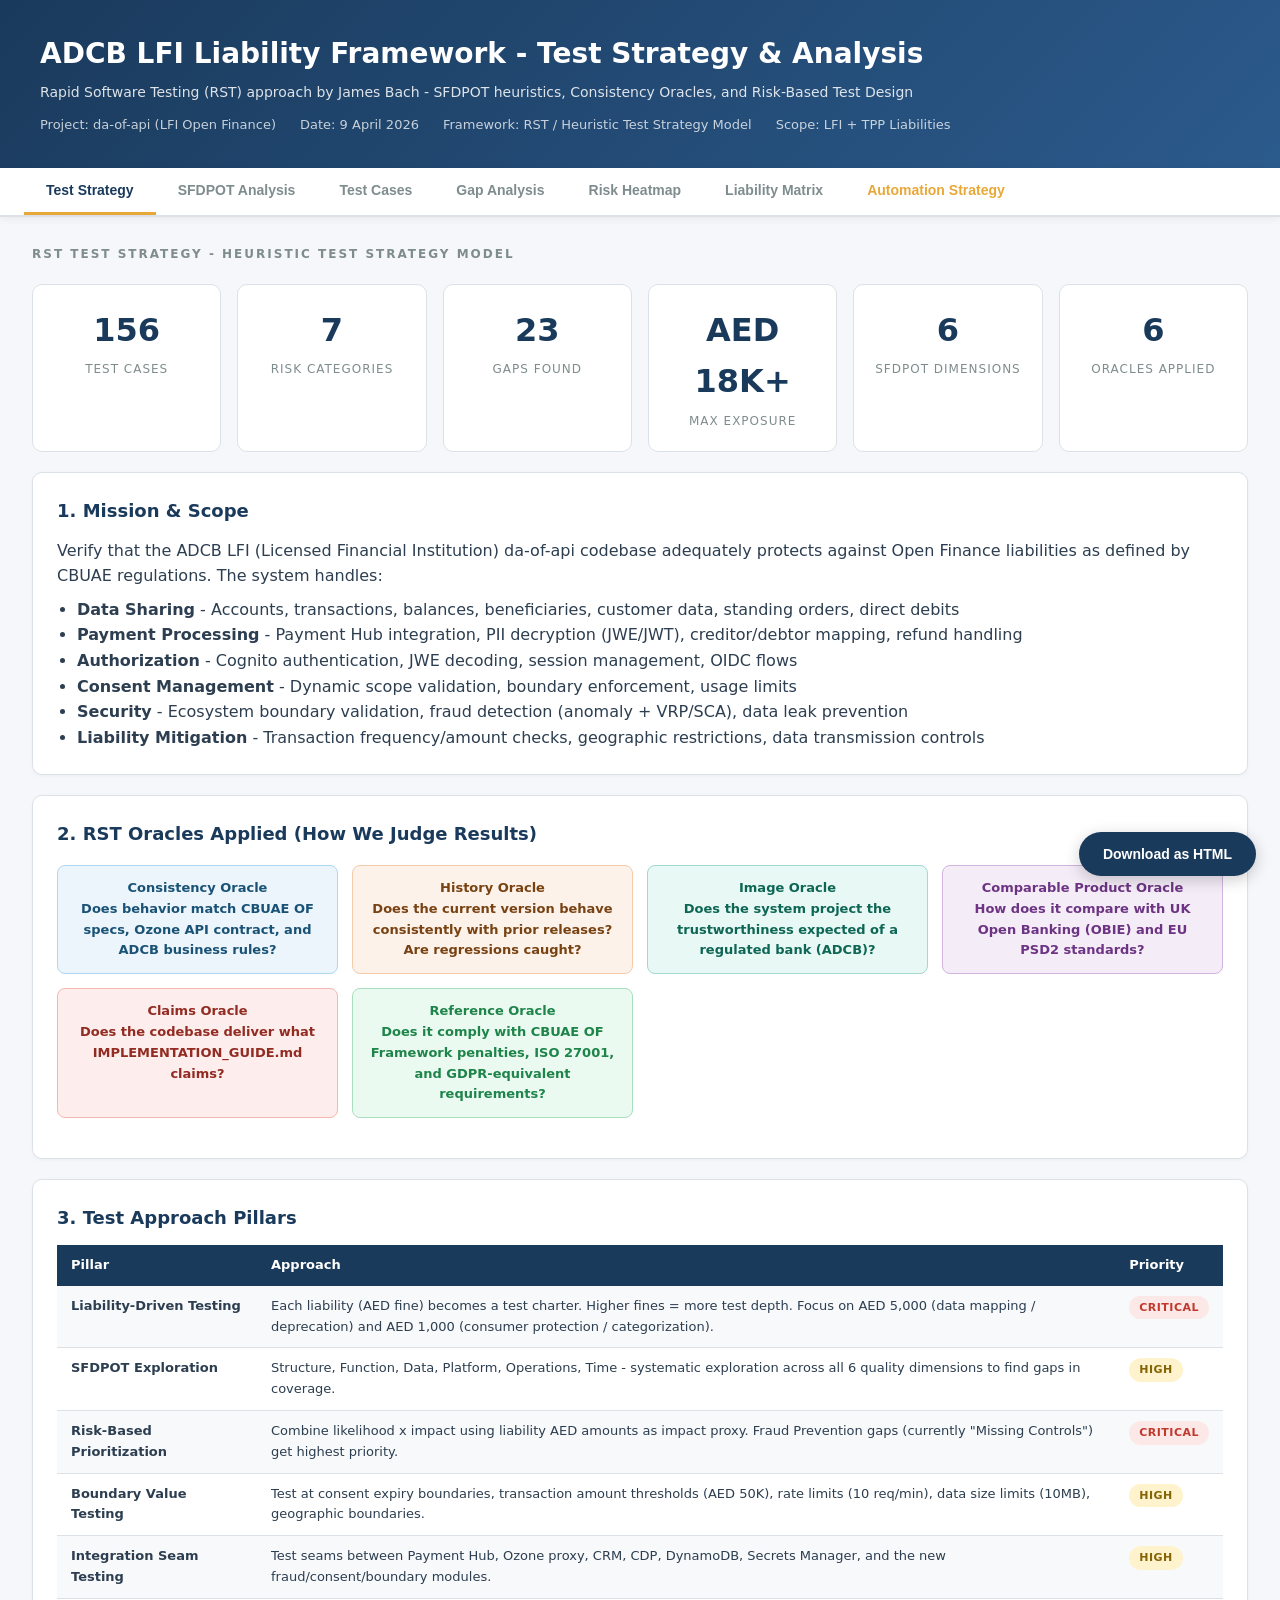
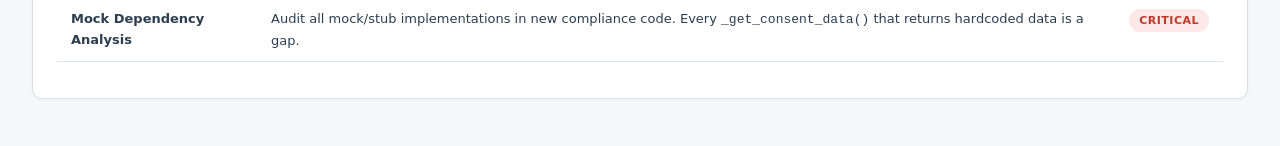
<file: tpp-lfi-modeling.html>
<!DOCTYPE html>
<html lang="en">
<head>
<meta charset="UTF-8">
<meta name="viewport" content="width=device-width, initial-scale=1.0">
<title>ADCB LFI Liability Framework - RST Test Strategy & Cases</title>
<style>
  :root {
    --brand: #1a3a5c;
    --brand-light: #2b5a8c;
    --accent: #e8a838;
    --danger: #c0392b;
    --success: #27ae60;
    --warning: #f39c12;
    --info: #2980b9;
    --bg: #f5f7fa;
    --card: #ffffff;
    --text: #2c3e50;
    --muted: #7f8c8d;
    --border: #dce1e8;
  }
  * { margin:0; padding:0; box-sizing:border-box; }
  body { font-family: 'Segoe UI', system-ui, -apple-system, sans-serif; background: var(--bg); color: var(--text); line-height:1.6; }

  /* Header */
  .header { background: linear-gradient(135deg, var(--brand) 0%, var(--brand-light) 100%); color:#fff; padding:32px 40px; }
  .header h1 { font-size:28px; font-weight:700; margin-bottom:4px; }
  .header p { opacity:0.85; font-size:14px; }
  .header .meta { display:flex; gap:24px; margin-top:12px; font-size:13px; opacity:0.75; }

  /* Tabs */
  .tab-bar { display:flex; background:#fff; border-bottom:2px solid var(--border); padding:0 24px; position:sticky; top:0; z-index:100; box-shadow:0 2px 8px rgba(0,0,0,0.06); }
  .tab-btn { padding:14px 22px; border:none; background:none; font-size:14px; font-weight:600; color:var(--muted); cursor:pointer; border-bottom:3px solid transparent; transition:all 0.2s; }
  .tab-btn:hover { color:var(--brand); }
  .tab-btn.active { color:var(--brand); border-bottom-color:var(--accent); }

  /* Content */
  .tab-content { display:none; padding:28px 32px; max-width:1400px; margin:0 auto; }
  .tab-content.active { display:block; }

  /* Cards */
  .card { background:var(--card); border-radius:10px; padding:24px; margin-bottom:20px; border:1px solid var(--border); box-shadow:0 1px 4px rgba(0,0,0,0.04); }
  .card h3 { font-size:18px; margin-bottom:12px; color:var(--brand); }
  .card h4 { font-size:15px; margin:16px 0 8px; color:var(--brand-light); }

  /* Tables */
  table { width:100%; border-collapse:collapse; margin:12px 0; font-size:13px; }
  th { background:var(--brand); color:#fff; padding:10px 14px; text-align:left; font-weight:600; }
  td { padding:10px 14px; border-bottom:1px solid var(--border); vertical-align:top; }
  tr:nth-child(even) { background:#f8f9fb; }
  tr:hover { background:#eef3f9; }

  /* Badges */
  .badge { display:inline-block; padding:3px 10px; border-radius:12px; font-size:11px; font-weight:700; text-transform:uppercase; letter-spacing:0.5px; }
  .badge-critical { background:#fde8e8; color:var(--danger); }
  .badge-high { background:#fff3cd; color:#856404; }
  .badge-medium { background:#d1ecf1; color:#0c5460; }
  .badge-low { background:#d4edda; color:#155724; }
  .badge-gap { background:#f8d7da; color:#721c24; }
  .badge-partial { background:#fff3cd; color:#856404; }
  .badge-covered { background:#d4edda; color:#155724; }

  /* SFDPOT */
  .sfdpot-grid { display:grid; grid-template-columns:repeat(auto-fill, minmax(320px, 1fr)); gap:16px; }
  .sfdpot-card { border-left:4px solid var(--brand); padding:16px; background:#fff; border-radius:0 8px 8px 0; }
  .sfdpot-card.structure { border-left-color:#e74c3c; }
  .sfdpot-card.function { border-left-color:#3498db; }
  .sfdpot-card.data { border-left-color:#2ecc71; }
  .sfdpot-card.platform { border-left-color:#f39c12; }
  .sfdpot-card.operations { border-left-color:#9b59b6; }
  .sfdpot-card.time { border-left-color:#1abc9c; }
  .sfdpot-card h4 { margin:0 0 8px; font-size:14px; }
  .sfdpot-card ul { padding-left:18px; font-size:13px; }
  .sfdpot-card li { margin-bottom:4px; }

  /* Heuristic Oracle Cards */
  .oracle-grid { display:grid; grid-template-columns:repeat(auto-fill, minmax(260px, 1fr)); gap:14px; margin:16px 0; }
  .oracle-chip { padding:12px 16px; border-radius:8px; font-size:13px; font-weight:600; text-align:center; }
  .oracle-chip.consistency { background:#ebf5fb; color:#1a5276; border:1px solid #aed6f1; }
  .oracle-chip.history { background:#fdf2e9; color:#784212; border:1px solid #f5cba7; }
  .oracle-chip.image { background:#e8f8f5; color:#0e6655; border:1px solid #a2d9ce; }
  .oracle-chip.comparable { background:#f4ecf7; color:#6c3483; border:1px solid #d2b4de; }
  .oracle-chip.claims { background:#fdedec; color:#922b21; border:1px solid #f5b7b1; }
  .oracle-chip.reference { background:#eafaf1; color:#1e8449; border:1px solid #a9dfbf; }

  /* Risk Matrix */
  .risk-matrix { display:grid; grid-template-columns:repeat(4, 1fr); gap:2px; margin:16px 0; }
  .risk-cell { padding:12px; text-align:center; font-size:12px; font-weight:600; border-radius:4px; }
  .risk-critical { background:#e74c3c; color:#fff; }
  .risk-high { background:#e67e22; color:#fff; }
  .risk-medium { background:#f1c40f; color:#333; }
  .risk-low { background:#2ecc71; color:#fff; }

  /* Liability Exposure */
  .liability-bar { display:flex; align-items:center; margin:8px 0; }
  .liability-bar .label { width:220px; font-size:13px; font-weight:600; }
  .liability-bar .bar-track { flex:1; height:24px; background:#ecf0f1; border-radius:12px; overflow:hidden; position:relative; }
  .liability-bar .bar-fill { height:100%; border-radius:12px; display:flex; align-items:center; justify-content:flex-end; padding-right:8px; font-size:11px; color:#fff; font-weight:700; transition:width 0.5s; }
  .bar-critical { background: linear-gradient(90deg, #e74c3c, #c0392b); }
  .bar-high { background: linear-gradient(90deg, #e67e22, #d35400); }
  .bar-medium { background: linear-gradient(90deg, #f1c40f, #f39c12); }
  .bar-low { background: linear-gradient(90deg, #2ecc71, #27ae60); }

  /* Accordion */
  .accordion { border:1px solid var(--border); border-radius:8px; margin:8px 0; overflow:hidden; }
  .accordion-header { padding:14px 18px; background:#f8f9fb; cursor:pointer; font-weight:600; font-size:14px; display:flex; justify-content:space-between; align-items:center; }
  .accordion-header:hover { background:#eef3f9; }
  .accordion-header::after { content:'\25BC'; font-size:11px; transition:transform 0.2s; }
  .accordion-header.open::after { transform:rotate(180deg); }
  .accordion-body { display:none; padding:16px 18px; font-size:13px; }
  .accordion-body.open { display:block; }

  /* Stats Row */
  .stats-row { display:grid; grid-template-columns:repeat(auto-fill, minmax(180px, 1fr)); gap:16px; margin:20px 0; }
  .stat-card { background:#fff; border:1px solid var(--border); border-radius:10px; padding:20px; text-align:center; }
  .stat-card .stat-val { font-size:32px; font-weight:800; color:var(--brand); }
  .stat-card .stat-label { font-size:12px; color:var(--muted); margin-top:4px; text-transform:uppercase; letter-spacing:1px; }

  /* Print */
  @media print {
    .tab-bar { display:none; }
    .tab-content { display:block !important; page-break-before:always; }
    .header { background:var(--brand) !important; -webkit-print-color-adjust:exact; print-color-adjust:exact; }
  }

  /* Download btn */
  .dl-btn { position:fixed; bottom:24px; right:24px; background:var(--brand); color:#fff; border:none; padding:14px 24px; border-radius:50px; font-size:14px; font-weight:600; cursor:pointer; box-shadow:0 4px 16px rgba(0,0,0,0.2); z-index:200; transition:transform 0.2s; }
  .dl-btn:hover { transform:scale(1.05); background:var(--brand-light); }

  .section-label { font-size:12px; text-transform:uppercase; letter-spacing:2px; color:var(--muted); margin-bottom:16px; font-weight:700; }
  .test-id { font-family:'Courier New', monospace; font-size:12px; color:var(--brand-light); font-weight:700; }
  .gap-tag { display:inline-block; padding:2px 8px; border-radius:4px; font-size:11px; font-weight:600; margin:2px; }
  .gap-missing { background:#fde8e8; color:#c0392b; }
  .gap-weak { background:#fff3cd; color:#856404; }
  .gap-mock { background:#e8daef; color:#6c3483; }
</style>
</head>
<body>

<!-- HEADER -->
<div class="header">
  <h1>ADCB LFI Liability Framework - Test Strategy & Analysis</h1>
  <p>Rapid Software Testing (RST) approach by James Bach - SFDPOT heuristics, Consistency Oracles, and Risk-Based Test Design</p>
  <div class="meta">
    <span>Project: da-of-api (LFI Open Finance)</span>
    <span>Date: 9 April 2026</span>
    <span>Framework: RST / Heuristic Test Strategy Model</span>
    <span>Scope: LFI + TPP Liabilities</span>
  </div>
</div>

<!-- TAB BAR -->
<div class="tab-bar">
  <button class="tab-btn active" onclick="openTab(event,'strategy')">Test Strategy</button>
  <button class="tab-btn" onclick="openTab(event,'sfdpot')">SFDPOT Analysis</button>
  <button class="tab-btn" onclick="openTab(event,'cases')">Test Cases</button>
  <button class="tab-btn" onclick="openTab(event,'gaps')">Gap Analysis</button>
  <button class="tab-btn" onclick="openTab(event,'risk')">Risk Heatmap</button>
  <button class="tab-btn" onclick="openTab(event,'liability')">Liability Matrix</button>
  <button class="tab-btn" onclick="openTab(event,'automation')" style="color:var(--accent);">Automation Strategy</button>
</div>

<!-- TAB 1: STRATEGY -->
<div id="strategy" class="tab-content active">
  <div class="section-label">RST Test Strategy - Heuristic Test Strategy Model</div>

  <div class="stats-row">
    <div class="stat-card"><div class="stat-val">156</div><div class="stat-label">Test Cases</div></div>
    <div class="stat-card"><div class="stat-val">7</div><div class="stat-label">Risk Categories</div></div>
    <div class="stat-card"><div class="stat-val">23</div><div class="stat-label">Gaps Found</div></div>
    <div class="stat-card"><div class="stat-val">AED 18K+</div><div class="stat-label">Max Exposure</div></div>
    <div class="stat-card"><div class="stat-val">6</div><div class="stat-label">SFDPOT Dimensions</div></div>
    <div class="stat-card"><div class="stat-val">6</div><div class="stat-label">Oracles Applied</div></div>
  </div>

  <div class="card">
    <h3>1. Mission & Scope</h3>
    <p>Verify that the ADCB LFI (Licensed Financial Institution) da-of-api codebase adequately protects against Open Finance liabilities as defined by CBUAE regulations. The system handles:</p>
    <ul style="padding-left:20px; margin-top:8px;">
      <li><strong>Data Sharing</strong> - Accounts, transactions, balances, beneficiaries, customer data, standing orders, direct debits</li>
      <li><strong>Payment Processing</strong> - Payment Hub integration, PII decryption (JWE/JWT), creditor/debtor mapping, refund handling</li>
      <li><strong>Authorization</strong> - Cognito authentication, JWE decoding, session management, OIDC flows</li>
      <li><strong>Consent Management</strong> - Dynamic scope validation, boundary enforcement, usage limits</li>
      <li><strong>Security</strong> - Ecosystem boundary validation, fraud detection (anomaly + VRP/SCA), data leak prevention</li>
      <li><strong>Liability Mitigation</strong> - Transaction frequency/amount checks, geographic restrictions, data transmission controls</li>
    </ul>
  </div>

  <div class="card">
    <h3>2. RST Oracles Applied (How We Judge Results)</h3>
    <div class="oracle-grid">
      <div class="oracle-chip consistency"><strong>Consistency Oracle</strong><br>Does behavior match CBUAE OF specs, Ozone API contract, and ADCB business rules?</div>
      <div class="oracle-chip history"><strong>History Oracle</strong><br>Does the current version behave consistently with prior releases? Are regressions caught?</div>
      <div class="oracle-chip image"><strong>Image Oracle</strong><br>Does the system project the trustworthiness expected of a regulated bank (ADCB)?</div>
      <div class="oracle-chip comparable"><strong>Comparable Product Oracle</strong><br>How does it compare with UK Open Banking (OBIE) and EU PSD2 standards?</div>
      <div class="oracle-chip claims"><strong>Claims Oracle</strong><br>Does the codebase deliver what IMPLEMENTATION_GUIDE.md claims?</div>
      <div class="oracle-chip reference"><strong>Reference Oracle</strong><br>Does it comply with CBUAE OF Framework penalties, ISO 27001, and GDPR-equivalent requirements?</div>
    </div>
  </div>

  <div class="card">
    <h3>3. Test Approach Pillars</h3>
    <table>
      <tr><th style="width:200px;">Pillar</th><th>Approach</th><th style="width:100px;">Priority</th></tr>
      <tr><td><strong>Liability-Driven Testing</strong></td><td>Each liability (AED fine) becomes a test charter. Higher fines = more test depth. Focus on AED 5,000 (data mapping / deprecation) and AED 1,000 (consumer protection / categorization).</td><td><span class="badge badge-critical">Critical</span></td></tr>
      <tr><td><strong>SFDPOT Exploration</strong></td><td>Structure, Function, Data, Platform, Operations, Time - systematic exploration across all 6 quality dimensions to find gaps in coverage.</td><td><span class="badge badge-high">High</span></td></tr>
      <tr><td><strong>Risk-Based Prioritization</strong></td><td>Combine likelihood x impact using liability AED amounts as impact proxy. Fraud Prevention gaps (currently "Missing Controls") get highest priority.</td><td><span class="badge badge-critical">Critical</span></td></tr>
      <tr><td><strong>Boundary Value Testing</strong></td><td>Test at consent expiry boundaries, transaction amount thresholds (AED 50K), rate limits (10 req/min), data size limits (10MB), geographic boundaries.</td><td><span class="badge badge-high">High</span></td></tr>
      <tr><td><strong>Integration Seam Testing</strong></td><td>Test seams between Payment Hub, Ozone proxy, CRM, CDP, DynamoDB, Secrets Manager, and the new fraud/consent/boundary modules.</td><td><span class="badge badge-high">High</span></td></tr>
      <tr><td><strong>Mock Dependency Analysis</strong></td><td>Audit all mock/stub implementations in new compliance code. Every <code>_get_consent_data()</code> that returns hardcoded data is a gap.</td><td><span class="badge badge-critical">Critical</span></td></tr>
    </table>
  </div>
</div>

<!-- TAB 2: SFDPOT -->
<div id="sfdpot" class="tab-content">
  <div class="section-label">SFDPOT Heuristic Decomposition</div>

  <div class="card">
    <h3>James Bach's SFDPOT Quality Criteria Applied to LFI</h3>
    <p style="margin-bottom:16px;">Each dimension surfaces unique test ideas that pure requirements-based testing would miss.</p>
  </div>

  <div class="sfdpot-grid">
    <div class="sfdpot-card structure">
      <h4>S - Structure (What the product IS)</h4>
      <ul>
        <li><strong>Code modules:</strong> 3 Lambda functions (authorizer, data_sharing, payment) - but consent & security modules are not wired into Lambda handlers</li>
        <li><strong>Architecture:</strong> AWS Lambda + API Gateway + DynamoDB + Secrets Manager</li>
        <li><strong>Dependencies:</strong> jwt, jwcrypto, requests, shortuuid, aws-lambda-powertools - no dependency pinning in fraud modules</li>
        <li><strong>File layout gap:</strong> src/security/fraud/ directory doesn't exist despite IMPLEMENTATION_GUIDE.md references</li>
        <li><strong>Test coverage:</strong> 80+ unit tests exist for data_sharing/authorizer/payment - 0 tests for consent/ and security/ modules</li>
        <li><strong>Data mapping:</strong> 12 mapping modules (accounts, balances, transactions, etc.) - all need schema validation tests</li>
      </ul>
    </div>

    <div class="sfdpot-card function">
      <h4>F - Function (What the product DOES)</h4>
      <ul>
        <li><strong>Payment flow:</strong> PII decryption - payload mapping - Payment Hub POST - response mapping - Ozone format. Test each transformation.</li>
        <li><strong>Data sharing:</strong> Account/balance/transaction retrieval from CDP/CRM sources with field mapping. Validate mapping accuracy.</li>
        <li><strong>Authorization:</strong> Cognito auth - JWE decode - Procash/Ozone proxy validation - session management. Test token expiry edge cases.</li>
        <li><strong>Consent validation:</strong> Scope checking, expiry, usage limits, geographic/IP/device restrictions. All use mock data - untestable in production.</li>
        <li><strong>Boundary enforcement:</strong> Account-level, field-level, quota-level checks with audit trails. Logic exists but no integration points.</li>
        <li><strong>Fraud detection:</strong> Frequency, amount, timing anomaly detection. Referenced but not implemented in codebase.</li>
      </ul>
    </div>

    <div class="sfdpot-card data">
      <h4>D - Data (What the product PROCESSES)</h4>
      <ul>
        <li><strong>PII data:</strong> JWE-encrypted personal info (creditor names, IBANs). Test with Arabic/bilingual names, special characters.</li>
        <li><strong>Payment amounts:</strong> AED currency with decimal precision. Test boundary at AED 50,000 threshold.</li>
        <li><strong>Account IDs:</strong> Surrogate keys mapping to real accounts. Test surrogate-to-real mapping integrity.</li>
        <li><strong>Transaction history:</strong> Up to 365 days. Test at 90-day and 365-day boundaries.</li>
        <li><strong>Consent scopes:</strong> accounts, transactions, balances, beneficiaries, customer, products, standing_orders, direct_debits, scheduled_payments.</li>
        <li><strong>Response mapping:</strong> PaymentHub PascalCase to Ozone camelCase. Test key conversion edge cases.</li>
        <li><strong>Charge bearer values:</strong> BorneByCreditor to DEBT, BorneByDebtor to CRDT, FollowingServiceLevel to SLEV, Shared to SHAR. Test unknown values (returns None).</li>
      </ul>
    </div>

    <div class="sfdpot-card platform">
      <h4>P - Platform (What the product DEPENDS ON)</h4>
      <ul>
        <li><strong>AWS Lambda:</strong> Cold start latency vs 30-second Payment Hub timeout. Test timeout cascade.</li>
        <li><strong>Payment Hub:</strong> External API with Basic Auth. Test when credentials rotate, SSL cert changes, 5xx responses.</li>
        <li><strong>DynamoDB:</strong> Consent storage, fraud monitoring tables. Test eventual consistency race conditions.</li>
        <li><strong>Secrets Manager:</strong> Payment Hub credentials, JWK keys. Test rotation and cache invalidation.</li>
        <li><strong>API Gateway:</strong> Request routing, throttling, WAF. Test request size limits vs data transmission limits.</li>
        <li><strong>Network:</strong> root_ca_bundle_path for SSL verification. Test with expired/invalid CA bundles.</li>
        <li><strong>JWK cache:</strong> lru_cache(maxsize=None) for JWKS clients - unbounded cache is a memory leak risk.</li>
      </ul>
    </div>

    <div class="sfdpot-card operations">
      <h4>O - Operations (HOW it will be used)</h4>
      <ul>
        <li><strong>TPP integration:</strong> Multiple TPPs hitting APIs concurrently. Test concurrent consent validations.</li>
        <li><strong>Monitoring:</strong> CloudWatch metrics referenced but not implemented. No fraud alerts in production.</li>
        <li><strong>Incident response:</strong> What happens when fraud is detected? No escalation workflow exists.</li>
        <li><strong>Deployment:</strong> Canary deployment mentioned but no feature flags in codebase.</li>
        <li><strong>Error handling:</strong> Payment Hub errors map to generic error codes. Test error code differentiation.</li>
        <li><strong>Audit trail:</strong> Boundary violations logged to in-memory list (self.violation_log). Lost on Lambda cold start.</li>
        <li><strong>Configuration:</strong> Risk thresholds hardcoded. No environment variable override mechanism.</li>
      </ul>
    </div>

    <div class="sfdpot-card time">
      <h4>T - Time (WHEN things happen)</h4>
      <ul>
        <li><strong>Consent expiry:</strong> 90-day default. Test at expiry boundary (second before/after). Test timezone handling (UTC only).</li>
        <li><strong>Token lifecycle:</strong> JWT leeway of 10 seconds. Test with tokens at exactly 10s past expiry.</li>
        <li><strong>Rate limiting:</strong> 5 concurrent requests/hour for consent, 60 API calls/minute. Test at exact threshold.</li>
        <li><strong>Restricted hours:</strong> 22:00-06:00 UTC for sensitive scopes. Test at boundary (21:59, 22:00, 06:00, 06:01).</li>
        <li><strong>Transaction frequency:</strong> 50/day limit. Test at 49, 50, 51 transactions.</li>
        <li><strong>Daily transmission reset:</strong> Uses UTC date string. Test around midnight UTC.</li>
        <li><strong>Payment Hub timeout:</strong> 30 seconds. Test at 29s, 30s, 31s response times.</li>
      </ul>
    </div>
  </div>
</div>

<!-- TAB 3: TEST CASES -->
<div id="cases" class="tab-content">
  <div class="section-label">Test Cases - Realistic Scenarios with Impact Analysis</div>

  <!-- CONSENT -->
  <div class="card">
    <h3>A. Consent Management (LFI: AED 350-5,000 | TPP: AED 350-1,000)</h3>
    <table>
      <tr><th style="width:70px;">ID</th><th style="width:260px;">Realistic Scenario</th><th style="width:60px;">Priority</th><th>Expected Result</th><th style="width:280px;">Impact (if fails)</th></tr>
      <tr><td class="test-id">CON-01</td><td>A TPP like Tabby calls GET /accounts with a valid 60-day-old consent that grants accounts+balances.</td><td><span class="badge badge-high">High</span></td><td>VALID status, risk_score &le; 0.3, data returned</td><td>TPP app shows empty accounts page. Customer thinks their bank is broken.</td></tr>
      <tr><td class="test-id">CON-02</td><td>Same TPP tries GET /customer but their consent only grants accounts+balances.</td><td><span class="badge badge-critical">Crit</span></td><td>INSUFFICIENT_SCOPE, 403 returned</td><td>AED 5,000 if customer PII leaks beyond consent scope. Data protection violation.</td></tr>
      <tr><td class="test-id">CON-03</td><td>Customer gave 90-day consent on Jan 1. Today is April 2 (day 92). TPP makes a request at 00:00:01 UTC - 1 second past expiry.</td><td><span class="badge badge-critical">Crit</span></td><td>EXPIRED status, all access denied</td><td>AED 350 "activity without valid consent". CBUAE flags ADCB in next audit.</td></tr>
      <tr><td class="test-id">CON-13</td><td>Customer revokes consent via ADCB mobile banking at 14:00. At 14:01, the TPP makes a scheduled API call.</td><td><span class="badge badge-critical">Crit</span></td><td>REVOKED status, all access denied</td><td>AED 350 "failure to revoke consent". Customer explicitly withdrew permission.</td></tr>
      <tr><td class="test-id">CON-18</td><td>In production, call validate_consent_scope() for a consent ID that was revoked 2 hours ago. The mock _get_consent_data() still returns valid data.</td><td><span class="badge badge-critical">Crit</span></td><td><span class="gap-tag gap-mock">MOCK GAP</span> Returns valid - revoked consent invisible</td><td>Consent revocation does nothing. AED 350-5,000 every time a revoked consent is honoured.</td></tr>
      <tr><td class="test-id">CON-19</td><td>A rogue TPP sends 500 requests per minute. _get_recent_request_count() always returns 2.</td><td><span class="badge badge-critical">Crit</span></td><td><span class="gap-tag gap-mock">MOCK GAP</span> Rate limiting is fiction</td><td>API flooded, other customers affected. SLA violations cascade. Infrastructure costs spike.</td></tr>
    </table>
  </div>

  <!-- PAYMENTS -->
  <div class="card">
    <h3>D. Payment Processing (LFI: AED 350 | TPP: AED 350-500)</h3>
    <table>
      <tr><th style="width:70px;">ID</th><th style="width:260px;">Realistic Scenario</th><th style="width:60px;">Priority</th><th>Expected Result</th><th style="width:280px;">Impact (if fails)</th></tr>
      <tr><td class="test-id">PAY-01</td><td>Customer uses Tabby app to pay AED 2,500 rent. All fields present, valid consent.</td><td><span class="badge badge-critical">Crit</span></td><td>201, correct Ozone response with payment ID</td><td>Payment fails = customer can't pay rent. "Open Finance doesn't work" narrative.</td></tr>
      <tr><td class="test-id">PAY-04</td><td>Payment Hub returns HTTP 201 but TransactionStatus = "RJCT". Status check is commented out in code.</td><td><span class="badge badge-critical">Crit</span></td><td><span class="gap-tag gap-weak">REGRESSION</span> Currently passes as success</td><td>Customer sees "Payment Successful" but money never arrives. AED 350 per occurrence.</td></tr>
      <tr><td class="test-id">PAY-12</td><td>Customer requests refund status. Payment Hub is down. get_refund_detail_response() has no try/except.</td><td><span class="badge badge-critical">Crit</span></td><td><span class="gap-tag gap-missing">CRASH</span> Unhandled exception kills Lambda</td><td>Refund status unavailable. Customer sees 502 error. AED 350 SLA violation.</td></tr>
      <tr><td class="test-id">PAY-13</td><td>Every payment has x-customer-user-agent: "test" in production headers.</td><td><span class="badge badge-high">High</span></td><td><span class="gap-tag gap-weak">HARDCODED</span> Should pass actual TPP identifier</td><td>Audit trail incomplete. Can't trace which TPP sent a suspicious payment.</td></tr>
    </table>
  </div>

  <!-- SECURITY -->
  <div class="card">
    <h3>E. Security & Authentication (LFI: AED 500-750 | TPP: AED 500-750)</h3>
    <table>
      <tr><th style="width:70px;">ID</th><th style="width:260px;">Realistic Scenario</th><th style="width:60px;">Priority</th><th>Expected Result</th><th style="width:280px;">Impact (if fails)</th></tr>
      <tr><td class="test-id">SEC-01</td><td>Attacker modifies customer_id claim in JWT, re-signs with random key.</td><td><span class="badge badge-critical">Crit</span></td><td>PS256 signature verification fails, 401</td><td>AED 500 fraudulent authentication. Account takeover.</td></tr>
      <tr><td class="test-id">SEC-09</td><td>TPP accesses beneficiaries without any MFA challenge.</td><td><span class="badge badge-critical">Crit</span></td><td><span class="gap-tag gap-missing">GAP</span> No MFA enforcement exists</td><td>AED 750 per incident. CBUAE audit will flag as critical finding.</td></tr>
    </table>
  </div>

  <!-- FRAUD -->
  <div class="card">
    <h3>F. Fraud Prevention (LFI: AED 250 | TPP: AED 500)</h3>
    <table>
      <tr><th style="width:70px;">ID</th><th style="width:260px;">Realistic Scenario</th><th style="width:60px;">Priority</th><th>Expected Result</th><th style="width:280px;">Impact (if fails)</th></tr>
      <tr><td class="test-id">FRD-01</td><td>Compromised TPP sends 51 small payments (AED 100 each) in 24 hours. AED 5,100 drained.</td><td><span class="badge badge-critical">Crit</span></td><td>51st transaction blocked, customer alerted</td><td>AED 5,100 stolen. "Open Finance enabled fraud" destroys public trust.</td></tr>
      <tr><td class="test-id">FRD-04</td><td>Merchant charges VRP 12 times in one day against "max AED 1,000/month" consent.</td><td><span class="badge badge-critical">Crit</span></td><td><span class="gap-tag gap-missing">NOT IMPLEMENTED</span> All 12 charges go through</td><td>Customer loses AED 11,400. VRP was supposed to be safe.</td></tr>
      <tr><td class="test-id">FRD-07</td><td>Fraudster sends 10 payments, Lambda cold-starts, sends 10 more. In-memory counter resets.</td><td><span class="badge badge-critical">Crit</span></td><td><span class="gap-tag gap-weak">IN-MEMORY ONLY</span> Fraud counter resets</td><td>Frequency-based detection unreliable. Fraudsters can time attacks around scaling events.</td></tr>
    </table>
  </div>
</div>

<!-- TAB 4: GAPS -->
<div id="gaps" class="tab-content">
  <div class="section-label">Gap Analysis - Claims Oracle vs Codebase Reality</div>

  <div class="stats-row">
    <div class="stat-card"><div class="stat-val" style="color:#c0392b;">8</div><div class="stat-label">Critical Gaps</div></div>
    <div class="stat-card"><div class="stat-val" style="color:#e67e22;">7</div><div class="stat-label">High Gaps</div></div>
    <div class="stat-card"><div class="stat-val" style="color:#f39c12;">5</div><div class="stat-label">Medium Gaps</div></div>
    <div class="stat-card"><div class="stat-val" style="color:#2980b9;">3</div><div class="stat-label">Mock/Stub Gaps</div></div>
  </div>

  <div class="card">
    <h3>Critical Gaps (Compliance Blockers)</h3>
    <table>
      <tr><th style="width:50px;">#</th><th style="width:250px;">Gap</th><th>Files Affected</th><th>Liability</th><th>Status</th></tr>
      <tr><td>1</td><td><strong>Fraud detection modules don't exist</strong></td><td>src/security/fraud/ (empty)</td><td>AED 250-500</td><td><span class="badge badge-gap">NOT BUILT</span></td></tr>
      <tr><td>2</td><td><strong>All consent data retrieval is mocked</strong></td><td>dynamic_scope_validator.py, scope_boundary_enforcer.py, boundary_validator.py, minimal_liability_mitigation.py</td><td>AED 350-5,000</td><td><span class="badge badge-gap">MOCK ONLY</span></td></tr>
      <tr><td>3</td><td><strong>Rate limiting is non-functional</strong></td><td>dynamic_scope_validator.py:383-389</td><td>AED 200-350</td><td><span class="badge badge-gap">MOCK ONLY</span></td></tr>
      <tr><td>4</td><td><strong>Payment status check commented out</strong></td><td>post_payments.py:657-664</td><td>AED 350</td><td><span class="badge badge-gap">REGRESSION</span></td></tr>
      <tr><td>5</td><td><strong>No MFA enforcement</strong></td><td>Entire codebase</td><td>AED 750</td><td><span class="badge badge-gap">NOT BUILT</span></td></tr>
      <tr><td>6</td><td><strong>Compliance modules not integrated</strong></td><td>src/consent/*.py, src/security/*.py</td><td>AED 250-5,000</td><td><span class="badge badge-gap">NOT WIRED</span></td></tr>
      <tr><td>7</td><td><strong>No deprecation/versioning system</strong></td><td>Entire codebase</td><td>AED 5,000</td><td><span class="badge badge-gap">NOT BUILT</span></td></tr>
      <tr><td>8</td><td><strong>Refund endpoint has no error handling</strong></td><td>post_payments.py:810-855</td><td>AED 350</td><td><span class="badge badge-gap">MISSING</span></td></tr>
    </table>
  </div>

  <div class="card">
    <h3>High Gaps (Significant Risk)</h3>
    <table>
      <tr><th style="width:50px;">#</th><th style="width:250px;">Gap</th><th>Liability</th><th>Status</th><th>Detail</th></tr>
      <tr><td>9</td><td><strong>In-memory state lost on Lambda restart</strong></td><td>AED 250</td><td><span class="badge badge-partial">WEAK</span></td><td>customer_activity (fraud), violation_log (boundary), transmission_log (ecosystem) - all in-memory. Cold starts reset everything.</td></tr>
      <tr><td>10</td><td><strong>Unbounded JWK cache (memory leak)</strong></td><td>AED 500</td><td><span class="badge badge-partial">WEAK</span></td><td>@functools.lru_cache(maxsize=None) for JWK clients. Cache grows indefinitely.</td></tr>
      <tr><td>11</td><td><strong>Simplified CIDR validation</strong></td><td>AED 750</td><td><span class="badge badge-partial">WEAK</span></td><td>IP whitelist uses string prefix matching instead of proper CIDR range calculation.</td></tr>
      <tr><td>12</td><td><strong>Hardcoded "test" user-agent</strong></td><td>AED 350</td><td><span class="badge badge-partial">WEAK</span></td><td>x-customer-user-agent: "test" in all production Payment Hub requests.</td></tr>
      <tr><td>13</td><td><strong>Unsafe chained .get() in response mapping</strong></td><td>AED 350</td><td><span class="badge badge-partial">WEAK</span></td><td>currencyRequest block uses chained .get() without null safety.</td></tr>
      <tr><td>14</td><td><strong>No notification service</strong></td><td>AED 150</td><td><span class="badge badge-gap">NOT BUILT</span></td><td>No email, webhook, or event system for TPP notifications.</td></tr>
      <tr><td>15</td><td><strong>Zero tests for consent/security modules</strong></td><td>All</td><td><span class="badge badge-gap">UNTESTED</span></td><td>80+ tests for data_sharing/payment/authorizer. 0 tests for consent/ and security/ directories.</td></tr>
    </table>
  </div>
</div>

<!-- TAB 5: RISK HEATMAP -->
<div id="risk" class="tab-content">
  <div class="section-label">Risk Heatmap - Likelihood vs Impact (AED Liability)</div>

  <div class="card">
    <h3>Risk Matrix: Current Codebase State</h3>
    <table>
      <tr>
        <th style="width:120px;">Likelihood / Impact</th>
        <th style="background:#2ecc71;">Low (AED &lt;250)</th>
        <th style="background:#f1c40f; color:#333;">Medium (AED 250-500)</th>
        <th style="background:#e67e22;">High (AED 500-1,000)</th>
        <th style="background:#e74c3c;">Critical (AED 1,000-5,000)</th>
      </tr>
      <tr>
        <td style="font-weight:700;">Very Likely</td>
        <td></td>
        <td style="background:#fff3cd;"><strong>Fraud Monitoring Failure</strong><br><span style="font-size:11px;">AED 250 - No VRP fraud detection</span></td>
        <td style="background:#fde8e8;"><strong>MFA Not Enforced</strong><br><span style="font-size:11px;">AED 750 - No MFA layer exists</span></td>
        <td style="background:#fde8e8;"><strong>Breaking Change Mgmt</strong><br><span style="font-size:11px;">AED 5,000 - No versioning system</span></td>
      </tr>
      <tr>
        <td style="font-weight:700;">Likely</td>
        <td style="background:#d4edda;"><strong>Notification Failure</strong><br><span style="font-size:11px;">AED 150 - No notification service</span></td>
        <td style="background:#fff3cd;"><strong>Payment Status Bug</strong><br><span style="font-size:11px;">AED 350 - Status check disabled</span></td>
        <td style="background:#fde8e8;"><strong>Consent Bypass</strong><br><span style="font-size:11px;">AED 500 - Mock consent data</span></td>
        <td style="background:#fde8e8;"><strong>Data Mapping Failure</strong><br><span style="font-size:11px;">AED 5,000 - Modules not wired in</span></td>
      </tr>
      <tr>
        <td style="font-weight:700;">Possible</td>
        <td></td>
        <td style="background:#d1ecf1;"><strong>SLA Breach (&lt;6h)</strong><br><span style="font-size:11px;">AED 200 - 30s timeout helps</span></td>
        <td style="background:#fff3cd;"><strong>Data Outside Scope</strong><br><span style="font-size:11px;">AED 750 - Boundary code exists but unwired</span></td>
        <td style="background:#fff3cd;"><strong>Incorrect Categorization</strong><br><span style="font-size:11px;">AED 1,000 - No validation logic</span></td>
      </tr>
      <tr>
        <td style="font-weight:700;">Unlikely</td>
        <td style="background:#d4edda;"><strong>SLA Breach (&gt;12h)</strong><br><span style="font-size:11px;">AED 350 - Lambda auto-scales</span></td>
        <td style="background:#d4edda;"><strong>Auth Breach</strong><br><span style="font-size:11px;">AED 500 - JWT/JWE strong</span></td>
        <td style="background:#d4edda;"><strong>SSL/TLS Failure</strong><br><span style="font-size:11px;">AED 750 - CA bundle in place</span></td>
        <td style="background:#d1ecf1;"><strong>Security Breach</strong><br><span style="font-size:11px;">AED 750 - Strong crypto layer</span></td>
      </tr>
    </table>
  </div>

  <div class="card">
    <h3>Financial Exposure by Category</h3>
    <div class="liability-bar"><div class="label">Fraud Prevention</div><div class="bar-track"><div class="bar-fill bar-critical" style="width:95%;">AED 250+ (Missing)</div></div></div>
    <div class="liability-bar"><div class="label">Breaking Changes/Deprecation</div><div class="bar-track"><div class="bar-fill bar-critical" style="width:90%;">AED 5,000 (No System)</div></div></div>
    <div class="liability-bar"><div class="label">Consent Management</div><div class="bar-track"><div class="bar-fill bar-high" style="width:70%;">AED 350-5,000 (Mock Data)</div></div></div>
    <div class="liability-bar"><div class="label">Data Mapping Accuracy</div><div class="bar-track"><div class="bar-fill bar-high" style="width:65%;">AED 500-5,000 (Not Wired)</div></div></div>
    <div class="liability-bar"><div class="label">Security Controls</div><div class="bar-track"><div class="bar-fill bar-medium" style="width:40%;">AED 500-750 (MFA Gap)</div></div></div>
    <div class="liability-bar"><div class="label">Payment Processing</div><div class="bar-track"><div class="bar-fill bar-medium" style="width:45%;">AED 350 (Status Bug)</div></div></div>
    <div class="liability-bar"><div class="label">SLA Compliance</div><div class="bar-track"><div class="bar-fill bar-low" style="width:25%;">AED 200-350 (Mostly OK)</div></div></div>
    <div class="liability-bar"><div class="label">Authentication</div><div class="bar-track"><div class="bar-fill bar-low" style="width:15%;">AED 500 (Strong)</div></div></div>
  </div>
</div>

<!-- TAB 6: LIABILITY MATRIX -->
<div id="liability" class="tab-content">
  <div class="section-label">Complete Liability Matrix - LFI vs TPP with Codebase Coverage</div>

  <div class="card">
    <h3>Coverage Summary</h3>
    <table>
      <tr><th>Status</th><th>Count</th><th>Description</th></tr>
      <tr><td><span class="badge badge-covered">STRONG/GOOD</span></td><td>12</td><td>Authentication, SSL/TLS, data mapping, timeout handling, beneficiary resolution</td></tr>
      <tr><td><span class="badge badge-partial">PARTIAL</span></td><td>14</td><td>Code exists but uses mock data, not integrated into Lambda handlers, or has known bugs</td></tr>
      <tr><td><span class="badge badge-gap">GAP / NOT BUILT</span></td><td>11</td><td>No implementation exists - fraud detection, MFA, notifications, versioning, consumer protection</td></tr>
    </table>
    <p style="margin-top:12px; font-size:13px; color:var(--muted);">
      <strong>Key Notes:</strong> Indirect, consequential, and tortious losses are not compensated under OF standards. Nebras (API Hub/Trust Framework failures) is capped at AED 5,000,000 per claim. User bears liability only for errors they directly supply.
    </p>
  </div>
</div>

<!-- TAB 7: AUTOMATION STRATEGY -->
<div id="automation" class="tab-content">
  <div class="section-label">Test Automation Strategy - Test Pyramid for LFI Liability Framework</div>

  <div class="card" style="background:linear-gradient(135deg,#1a3a5c,#2b5a8c); color:#fff;">
    <h3 style="color:#e8a838;">Can These Tests Be Automated?</h3>
    <p style="font-size:16px; margin:8px 0;"><strong>Yes - roughly 85% of the 156 test cases can be automated.</strong></p>
    <p>The remaining 15% need manual exploratory testing (UX consent flows, audit trail reviews, regulator walk-throughs).</p>
  </div>

  <div class="card">
    <h3>Automation Implementation Priority</h3>
    <table>
      <tr><th style="width:80px;">Phase</th><th style="width:200px;">What</th><th>Why This Order</th><th style="width:100px;">Effort</th><th style="width:120px;">Liability</th></tr>
      <tr><td style="font-weight:700; color:#27ae60;">Phase 1</td><td><strong>Unit tests for consent & boundary modules</strong></td><td>These modules have ZERO tests today. Pure logic, highest ROI.</td><td>2-3 days</td><td>AED 350-5,000</td></tr>
      <tr><td style="font-weight:700; color:#27ae60;">Phase 2</td><td><strong>Unit tests for payment mapping edge cases</strong></td><td>Payment status regression and null-safety gaps are real production risks.</td><td>1-2 days</td><td>AED 350</td></tr>
      <tr><td style="font-weight:700; color:#e67e22;">Phase 3</td><td><strong>Wire consent/boundary into Lambda + test</strong></td><td>Modules are useless until integrated. Write integration tests first (TDD).</td><td>3-5 days</td><td>AED 250-5,000</td></tr>
      <tr><td style="font-weight:700; color:#e67e22;">Phase 4</td><td><strong>Replace all mock _get_consent_data()</strong></td><td>Until real DynamoDB lookups replace hardcoded returns, consent validation is theatre.</td><td>2-3 days</td><td>AED 350-5,000</td></tr>
      <tr><td style="font-weight:700; color:#e74c3c;">Phase 5</td><td><strong>E2E smoke tests (15 critical paths)</strong></td><td>Once wiring is done, add thin E2E tests against a test API Gateway stage.</td><td>2-3 days</td><td>All categories</td></tr>
      <tr><td style="font-weight:700; color:#7f8c8d;">Phase 6</td><td><strong>Build fraud detection + unit tests</strong></td><td>The fraud/ directory doesn't exist. Build with TDD - tests come first.</td><td>5-7 days</td><td>AED 250-500</td></tr>
    </table>
  </div>

  <div class="card">
    <h3>Pyramid Level Summary</h3>
    <table>
      <tr><th>Level</th><th>Tests</th><th>Speed</th><th>Verdict</th></tr>
      <tr><td style="font-weight:700; color:#27ae60;">Unit</td><td>96</td><td>&lt;30 seconds</td><td>Non-negotiable for a regulated financial system. Every consent rule, boundary check, risk calculation gets a unit test.</td></tr>
      <tr><td style="font-weight:700; color:#e67e22;">Integration</td><td>45</td><td>2-5 minutes</td><td>The biggest risk is modules that exist but aren't wired in. Integration tests prove Lambda handlers call the compliance modules.</td></tr>
      <tr><td style="font-weight:700; color:#e74c3c;">E2E / Contract</td><td>15</td><td>5-15 minutes</td><td>Only 15 tests. One per major liability. Proves the full chain works after deployment.</td></tr>
      <tr><td style="font-weight:700; color:#7f8c8d;">Manual</td><td>23</td><td>Human time</td><td>Accessibility, security pen testing, audit trail review, UX judgment calls.</td></tr>
    </table>
  </div>
</div>

<button class="dl-btn" onclick="downloadHTML()">Download as HTML</button>

<script>
function openTab(evt, tabId) {
  document.querySelectorAll('.tab-content').forEach(function(el) { el.classList.remove('active'); });
  document.querySelectorAll('.tab-btn').forEach(function(el) { el.classList.remove('active'); });
  document.getElementById(tabId).classList.add('active');
  evt.currentTarget.classList.add('active');
}

document.querySelectorAll('.accordion-header').forEach(function(header) {
  header.addEventListener('click', function() {
    header.classList.toggle('open');
    header.nextElementSibling.classList.toggle('open');
  });
});

function downloadHTML() {
  var html = document.documentElement.outerHTML;
  var blob = new Blob([html], {type: 'text/html'});
  var url = URL.createObjectURL(blob);
  var a = document.createElement('a');
  a.href = url;
  a.download = 'ADCB_LFI_Test_Strategy_RST.html';
  a.click();
  URL.revokeObjectURL(url);
}
</script>

</body>
</html>
</file>
<file: assets/layout.css>
/* ============================================================
   ADCB Open Finance — Layout Styles
   Reset, app shell, sidebar, topbar, content area, responsive
   ============================================================ */

/* ── RESET ── */
*{box-sizing:border-box;margin:0;padding:0;}
html{scroll-behavior:smooth;}
body{font:var(--font-body);background:var(--color-surface-secondary);color:var(--color-text-primary);}

/* ── LAYOUT ── */
.app{display:flex;min-height:100vh;}

/* ── SIDEBAR ── */
.sidebar{
  width:320px;min-width:320px;background:var(--navy);
  display:flex;flex-direction:column;position:fixed;top:0;left:0;bottom:0;
  z-index:100;transition:transform .25s ease;
}
.sidebar-header{padding:20px 22px 16px;border-bottom:1px solid rgba(255,255,255,.08);}
.sidebar-logo{height:28px;filter:brightness(0) invert(1);}
.sidebar-title{display:block;color:rgba(255,255,255,.5);font:var(--font-detail);letter-spacing:1.2px;text-transform:uppercase;margin-top:8px;}

.nav-section{padding:16px 0 8px;overflow-y:auto;flex:1;}
.nav-group-label{
  font:var(--font-label);font-weight:700;color:rgba(255,255,255,.85);
  letter-spacing:1.6px;text-transform:uppercase;
  padding:8px 22px;margin:0 -16px;
  background:rgba(255,255,255,.08);
  border-top:1px solid rgba(255,255,255,.1);
  border-bottom:1px solid rgba(255,255,255,.06);
}
.nav-item{
  display:flex;align-items:center;gap:10px;
  padding:9px 22px;cursor:pointer;
  font:var(--font-body);color:rgba(255,255,255,.65);
  border-left:3px solid transparent;
  transition:all .15s ease;
}
.nav-item:hover{color:#fff;background:rgba(255,255,255,.05);}
.nav-item.active{
  color:#fff;background:rgba(255,255,255,.08);
  border-left-color:var(--color-primary);font-weight:600;
}
.nav-item .nav-icon{font-size:15px;width:20px;text-align:center;flex-shrink:0;}
.nav-sub{padding-left:18px;overflow:hidden;max-height:0;transition:max-height .25s ease;}
.nav-sub.open{max-height:300px;}
.nav-parent{justify-content:space-between;}
.nav-parent .nav-chevron{
  font-size:10px;color:rgba(255,255,255,.35);transition:transform .2s ease;flex-shrink:0;
}
.nav-parent.expanded .nav-chevron{transform:rotate(90deg);}

.sidebar-footer{
  padding:14px 22px;border-top:1px solid rgba(255,255,255,.08);
  font:var(--font-legal);color:rgba(255,255,255,.3);
}

/* ── MAIN CONTENT ── */
.main{margin-left:320px;flex:1;min-width:0;}

/* ── TOP BAR ── */
.topbar{
  background:var(--color-surface);border-bottom:1px solid var(--color-border);
  padding:14px 32px;display:flex;align-items:center;justify-content:space-between;
  position:sticky;top:0;z-index:50;
}
.breadcrumb{font:var(--font-label);color:var(--color-text-tertiary);display:flex;align-items:center;gap:6px;}
.breadcrumb span.current{color:var(--color-text-primary);font-weight:600;}
.mobile-toggle{display:none;background:none;border:none;font-size:22px;cursor:pointer;color:var(--color-text-secondary);padding:4px 8px;}

/* ── CONTENT AREA ── */
.content{padding:32px;max-width:1060px;margin:0 auto;}
.section{display:none;}
.section.active{display:block;}

/* ── ANIMATIONS ── */
@keyframes fadeIn{from{opacity:0;transform:translateY(8px);}to{opacity:1;transform:translateY(0);}}
.section.active{animation:fadeIn .25s ease;}

/* ── OVERLAY ── */
.overlay{display:none;position:fixed;inset:0;background:rgba(0,0,0,.4);z-index:90;}

/* ── RESPONSIVE ── */
@media(max-width:768px){
  .sidebar{transform:translateX(-100%);}
  .sidebar.open{transform:translateX(0);}
  .overlay.open{display:block;}
  .main{margin-left:0;}
  .mobile-toggle{display:block;}
  .topbar{padding:12px 16px;}
  .content{padding:20px 16px;}
  .players-grid{grid-template-columns:1fr;}
  .player-card.span2{grid-column:span 1;}
  .compare-grid{grid-template-columns:1fr;}
  .token-grid{grid-template-columns:1fr;}
  .token-card{border-right:none!important;border-bottom:1px solid var(--color-border);}
}
</file>
<file: assets/components.css>
/* ============================================================
   ADCB Open Finance — Component Styles
   Cards, tabs, accordions, diagrams, tables, callout boxes
   ============================================================ */

/* ── HERO CARDS ── */
.hero-card{
  background:var(--navy);border-radius:var(--radius-card);padding:36px 32px;
  margin-bottom:var(--space-section-gap);color:#fff;
}
.hero-eyebrow{
  font:var(--font-label);letter-spacing:1.4px;text-transform:uppercase;
  color:rgba(255,255,255,.5);margin-bottom:12px;
}
.hero-card h1{font-size:24px;font-weight:700;line-height:1.3;margin-bottom:10px;}
.hero-card p{font-size:14px;color:rgba(255,255,255,.6);line-height:1.7;font-weight:300;max-width:680px;}

/* ── TABS ── */
.tab-bar{
  display:flex;gap:4px;margin-bottom:var(--space-section-gap);
  background:var(--color-surface);border:1px solid var(--color-border);
  border-radius:var(--radius-button);padding:4px;overflow-x:auto;
}
.tab-btn{
  flex:1;padding:10px 16px;border:none;border-radius:6px;cursor:pointer;
  font:var(--font-body);font-weight:500;color:var(--color-text-secondary);
  background:transparent;white-space:nowrap;transition:all .15s ease;
}
.tab-btn:hover{background:var(--color-surface-tertiary);}
.tab-btn.active{background:var(--color-primary);color:#fff;font-weight:600;}
.tab-panel{display:none;}
.tab-panel.active{display:block;}

/* ── CARDS ── */
.card{
  background:var(--color-surface);border:1px solid var(--color-border);
  border-radius:var(--radius-card);padding:var(--space-card-padding);
  margin-bottom:var(--space-item-gap);
}
.card[onclick]{cursor:pointer;transition:all .15s ease;}
.card[onclick]:hover{border-color:var(--color-border-focus);box-shadow:0 2px 12px rgba(0,0,0,.06);transform:translateY(-1px);}
.card-header{
  background:var(--navy);color:#fff;
  font:var(--font-label);letter-spacing:1.2px;text-transform:uppercase;
  padding:10px 16px;border-radius:var(--radius-button) var(--radius-button) 0 0;
  margin:-16px -16px 16px;
}

/* ── PLAYER CARDS ── */
.players-grid{display:grid;grid-template-columns:1fr 1fr;gap:var(--space-item-gap);}
.player-card{
  background:var(--color-surface);border:1px solid var(--color-border);
  border-radius:var(--radius-card);padding:20px;cursor:pointer;
  transition:all .2s ease;position:relative;
}
.player-card:hover{border-color:var(--color-border-focus);box-shadow:0 2px 12px rgba(0,0,0,.06);}
.player-card.active{border-color:var(--color-primary);box-shadow:0 2px 16px rgba(227,30,36,.1);}
.player-card.span2{grid-column:span 2;}
.player-icon{font-size:28px;display:block;margin-bottom:8px;}
.player-name{font-size:16px;font-weight:600;color:var(--navy);margin-bottom:4px;}
.player-desc{font:var(--font-body);color:var(--color-text-secondary);margin-bottom:8px;}
.player-tag{
  display:inline-block;font:var(--font-detail);font-weight:500;
  background:var(--color-surface-tertiary);color:var(--color-text-secondary);
  padding:3px 10px;border-radius:var(--radius-badge);
}
.expand-hint{
  position:absolute;top:12px;right:14px;
  font:var(--font-detail);color:var(--color-text-tertiary);
}

/* ── PLAYER DETAIL ── */
.player-detail{
  display:none;grid-column:1/-1;
  background:var(--color-surface-secondary);border:1px solid var(--color-border);
  border-radius:var(--radius-card);padding:20px;
  animation:fadeIn .2s ease;
}
.player-detail.visible{display:block;}
.detail-head{display:flex;align-items:center;gap:10px;margin-bottom:10px;}
.detail-icon{font-size:22px;}
.detail-title{font-size:15px;font-weight:600;color:var(--navy);flex:1;}
.detail-close{
  width:28px;height:28px;display:flex;align-items:center;justify-content:center;
  border-radius:50%;cursor:pointer;font-size:14px;color:var(--color-text-tertiary);
  background:var(--color-surface);border:1px solid var(--color-border);
}
.detail-close:hover{background:var(--color-primary-50);color:var(--color-primary);}
.detail-text{font:var(--font-body);color:var(--color-text-secondary);line-height:1.7;}

.connector{display:flex;align-items:center;gap:12px;margin:20px 0;}
.conn-line{flex:1;height:1px;background:var(--color-border);}
.conn-label{font:var(--font-detail);color:var(--color-text-tertiary);white-space:nowrap;}

/* ── STEP ACCORDION ── */
.step-list{display:flex;flex-direction:column;gap:6px;}
.step-item{
  border-left:3px solid var(--color-border);
  border-radius:0 var(--radius-button) var(--radius-button) 0;
  background:var(--color-surface);
  transition:all .15s ease;
}
.step-head{
  display:flex;align-items:center;gap:12px;padding:12px 16px;cursor:pointer;
}
.step-num{
  width:28px;height:28px;border-radius:50%;display:flex;align-items:center;justify-content:center;
  color:#fff;font-size:12px;font-weight:700;flex-shrink:0;
}
.step-title{font-size:14px;font-weight:600;color:var(--navy);flex:1;}
.step-chevron{
  font-size:10px;color:var(--color-text-tertiary);transition:transform .2s ease;
}
.step-body{display:none;padding:0 16px 14px 56px;}
.step-item.open .step-body{display:block;}
.step-item.open .step-chevron{transform:rotate(90deg);}
.step-desc{font:var(--font-body);color:var(--color-text-secondary);line-height:1.7;margin-bottom:8px;}
.pills{display:flex;flex-wrap:wrap;gap:4px;}
.pill{
  font:var(--font-detail);font-weight:500;
  background:var(--color-surface-tertiary);color:var(--color-text-secondary);
  padding:3px 10px;border-radius:var(--radius-badge);
}

/* ── COMPARE TABLE ── */
.compare-grid{display:grid;grid-template-columns:1fr 1fr;gap:var(--space-item-gap);}
.compare-col{background:var(--color-surface);border:1px solid var(--color-border);border-radius:var(--radius-card);overflow:hidden;}
.compare-head{
  padding:14px 16px;font-size:15px;font-weight:600;color:#fff;
}
.compare-col.sip .compare-head{background:var(--color-primary);}
.compare-col.data .compare-head{background:var(--teal);}
.compare-row{display:flex;gap:10px;padding:10px 16px;border-bottom:1px solid var(--color-surface-tertiary);}
.compare-icon{font-size:16px;flex-shrink:0;margin-top:1px;}
.compare-text{font:var(--font-body);color:var(--color-text-secondary);line-height:1.6;}
.compare-text strong{color:var(--color-text-primary);}
.compare-text code{
  font:var(--font-detail);font-family:var(--font-family-mono);
  background:var(--color-surface-tertiary);padding:1px 5px;border-radius:3px;
}
.shared-row{
  display:flex;gap:10px;padding:14px 16px;margin-top:var(--space-item-gap);
  background:var(--color-surface);border:1px solid var(--color-border);border-radius:var(--radius-card);
}

/* ── STATUS DIAGRAM ── */
.status-diagram{text-align:center;padding:20px 0;}
.status-box{
  display:inline-block;width:180px;padding:16px;border-radius:var(--radius-button);
  cursor:pointer;border:2px solid var(--color-border);background:var(--color-surface);
  transition:all .15s ease;margin:4px;text-align:center;
}
.status-box:hover{border-color:var(--color-border-focus);}
.status-box.selected{border-color:var(--color-primary);box-shadow:0 0 0 3px var(--color-primary-100);}
.status-code{font-size:18px;font-weight:700;color:var(--navy);margin-bottom:4px;}
.status-label{font:var(--font-detail);color:var(--color-text-secondary);line-height:1.4;}
.status-arrow{font-size:20px;color:var(--color-text-tertiary);margin:8px 0;}
.status-row{display:flex;justify-content:center;gap:12px;flex-wrap:wrap;}
.status-split{font:var(--font-detail);color:var(--color-text-tertiary);margin:8px 0;}
.status-info{
  margin:20px auto;max-width:600px;padding:16px 20px;
  background:var(--color-surface);border:1px solid var(--color-border);border-radius:var(--radius-card);
  font:var(--font-body);color:var(--color-text-secondary);line-height:1.7;
  min-height:60px;
}
.status-api-note{
  font:var(--font-label);color:var(--color-text-tertiary);text-align:center;margin-top:12px;
}

.sb-pending{border-left:3px solid var(--amber);}
.sb-rejected{border-left:3px solid var(--color-error);}
.sb-acsc{border-left:3px solid var(--green);}
.sb-accc{border-left:3px solid var(--teal);}
.sb-acwp{border-left:3px solid var(--purple);}

/* ── SYSTEM MAP & DIAGRAMS ── */
.section-lbl{
  font:var(--font-label);letter-spacing:1.8px;text-transform:uppercase;
  color:var(--color-primary);margin-bottom:6px;
}
.diagram-card{
  border:1px solid var(--color-border);border-radius:var(--radius-card);
  overflow:hidden;margin-bottom:var(--space-item-gap);background:var(--color-surface);
}
.diagram-hdr{
  background:var(--navy);color:#fff;
  font:var(--font-label);letter-spacing:1.2px;text-transform:uppercase;
  padding:10px 16px;
}
.diagram-body{padding:20px 16px;}

/* System map */
.sysmap{display:flex;align-items:center;gap:0;overflow-x:auto;}
.sysmap-box{
  flex:1;min-width:80px;border-radius:6px;padding:12px 8px;
  text-align:center;border:1.5px solid;
}
.sysmap-box .bx-title{font-size:12px;font-weight:600;display:block;margin-bottom:2px;}
.sysmap-box .bx-sub{font-size:10px;font-weight:300;display:block;}
.sysmap-arr{width:24px;min-width:24px;text-align:center;color:var(--color-border);font-size:16px;flex-shrink:0;}

/* Colour boxes */
.bx-blue{background:#EFF6FF;border-color:#BFDBFE;color:#1E40AF;}
.bx-purple{background:#F5F3FF;border-color:#DDD6FE;color:#5B21B6;}
.bx-red{background:#FFF1F0;border-color:#FECACA;color:#991B1B;}
.bx-teal{background:#F0FDFA;border-color:#99F6E4;color:#0F766E;}
.bx-green{background:#F0FDF4;border-color:#BBF7D0;color:#14532D;}
.bx-amber{background:#FFFBEB;border-color:#FDE68A;color:#92400E;}
.bx-gray{background:var(--color-surface-secondary);border-color:var(--color-border);color:var(--color-text-secondary);}

/* Consent lifecycle lanes */
.lanes{width:100%;border-collapse:separate;border-spacing:0 5px;}
.lane-lbl-col{
  width:62px;text-align:right;padding-right:10px;
  font:var(--font-label);color:var(--color-text-tertiary);
  letter-spacing:.8px;text-transform:uppercase;vertical-align:middle;
  border-right:2px solid var(--color-border);
}
.lane-cells{display:flex;align-items:center;gap:0;}
.lane-stripe-odd{background:var(--color-surface-secondary);}
.lane-stripe-even{background:var(--color-surface);}
.step-box{
  flex:1;border-radius:6px;padding:8px 6px;text-align:center;
  border:1.5px solid;min-width:0;
}
.step-box .s-num{font-size:9px;font-weight:600;display:block;margin-bottom:2px;opacity:.7;letter-spacing:.5px;}
.step-box .s-title{font-size:11.5px;font-weight:600;display:block;line-height:1.2;margin-bottom:2px;}
.step-box .s-sub{font-size:9.5px;font-weight:300;display:block;line-height:1.3;opacity:.8;}
.step-blank{flex:1;min-width:0;}
.lane-arr{width:18px;min-width:18px;text-align:center;color:var(--color-border);font-size:13px;flex-shrink:0;line-height:1;}

/* Key row */
.key-row{display:flex;flex-wrap:wrap;gap:0;margin-top:12px;border:1px solid var(--color-border);border-radius:6px;overflow:hidden;}
.key-item{flex:1;min-width:100px;padding:8px 12px;font-size:11.5px;font-weight:400;background:var(--color-surface);}

/* Scheduler flow */
.sched-flow{display:flex;align-items:stretch;gap:0;overflow-x:auto;}
.sched-step{
  flex:1;min-width:80px;border-radius:6px;padding:12px 6px 8px;
  text-align:center;border:1.5px solid;
  display:flex;flex-direction:column;align-items:center;
}
.sched-num{font-size:20px;font-weight:600;line-height:1;margin-bottom:6px;}
.sched-title{font-size:11px;font-weight:600;line-height:1.25;margin-bottom:3px;color:var(--color-text-primary);}
.sched-sub{font-size:9.5px;font-weight:300;color:var(--color-text-secondary);line-height:1.3;}
.sched-arr{width:18px;min-width:18px;display:flex;align-items:center;justify-content:center;color:var(--color-border);font-size:15px;}

/* Fetch flow */
.fetch-flow{display:flex;align-items:center;gap:0;overflow-x:auto;}

/* ── CALLOUT BOXES ── */
.box{border-radius:var(--radius-button);padding:16px 18px;margin-bottom:14px;border:1px solid;border-left-width:4px;font-size:13.5px;line-height:1.7;}
.box p{font-size:13.5px;color:var(--color-text-secondary);margin-bottom:8px;}
.box p:last-child{margin-bottom:0;}
.box strong{color:var(--color-text-primary);}
.box ul{margin:8px 0 10px 18px;}
.box li{font-size:13.5px;color:var(--color-text-secondary);margin-bottom:5px;line-height:1.6;}
.box-gold{border-color:var(--color-border);border-left-color:#D4A843;background:#FFFDF5;}
.box-navy{border-color:var(--color-border);border-left-color:var(--navy);background:#F0F4F8;}
.box-red{border-color:var(--color-border);border-left-color:var(--color-primary);background:#FFF8F8;}
.box-warn{border-color:#FED7AA;border-left-color:#EA580C;background:#FFF7ED;}
.box-succ{border-color:#BBF7D0;border-left-color:#16A34A;background:#F0FDF4;}
.box-purple{border-color:#DDD6FE;border-left-color:#5B21B6;background:#F9F7FF;}
.box-teal{border-color:#99F6E4;border-left-color:#0F766E;background:#F0FDFA;}

/* ── PART PILL ── */
.part-pill{
  display:inline-block;background:var(--color-primary);color:#fff;
  font:var(--font-label);letter-spacing:1.2px;text-transform:uppercase;
  padding:5px 16px;border-radius:var(--radius-badge);margin-bottom:10px;
}

/* ── TOKEN GRID ── */
.token-grid{
  display:grid;grid-template-columns:repeat(3,1fr);gap:0;
  border:1px solid var(--color-border);border-radius:var(--radius-card);
  overflow:hidden;margin:14px 0;
}
.token-card{padding:14px 16px;background:var(--color-surface);border-right:1px solid var(--color-border);}
.token-card:nth-child(3n){border-right:none;}
.tk-name{font-size:13px;font-weight:600;color:var(--navy);display:block;margin-bottom:3px;}
.tk-ttl{font-size:11px;font-weight:600;color:var(--color-primary);display:block;margin-bottom:8px;}
.tk-desc{font-size:12px;color:var(--color-text-secondary);line-height:1.5;}
.token-header{background:var(--color-surface-secondary);border-bottom:1px solid var(--color-border);}

/* ── ERROR TABLE ── */
.err-table{width:100%;border-collapse:collapse;font-size:13px;}
.err-table th{background:var(--navy);color:#fff;padding:9px 14px;text-align:left;font:var(--font-label);letter-spacing:.4px;}
.err-table td{padding:11px 14px;border-bottom:1px solid var(--color-border);vertical-align:top;color:var(--color-text-secondary);}
.err-table tr:last-child td{border-bottom:none;}
.err-table tr:nth-child(even) td{background:var(--color-surface-secondary);}
.err-type{font-size:11px;font-weight:600;padding:2px 8px;border-radius:10px;display:inline-block;}
.err-temp{background:#FFF7ED;color:#C2410C;border:1px solid #FED7AA;}
.err-perm{background:#FEF2F2;color:#B91C1C;border:1px solid #FECACA;}
.err-sched{background:var(--color-surface-secondary);color:var(--color-text-secondary);border:1px solid var(--color-border);}
.err-scenario strong{color:var(--color-text-primary);display:block;margin-bottom:2px;}
.err-scenario small{color:var(--color-text-secondary);font-size:11px;}
.status-ok{font-weight:600;color:#065F46;}
.status-rev{font-weight:600;color:var(--color-primary);}
.status-done{color:var(--color-text-secondary);}

/* ── SECTION TYPOGRAPHY ── */
.content h2{font-size:21px;font-weight:600;color:var(--navy);margin-bottom:10px;}
.content h3{font-size:14px;font-weight:600;color:var(--navy);margin-bottom:6px;margin-top:0;}
.content p{font-size:13.5px;color:var(--color-text-secondary);margin-bottom:12px;line-height:1.7;}
.content p:last-child{margin-bottom:0;}
.content hr{border:none;border-top:1px solid var(--color-border);margin:32px 0;}

/* ── SPACERS ── */
.sp4{height:4px;} .sp8{height:8px;} .sp12{height:12px;}
.sp16{height:16px;} .sp20{height:20px;} .sp24{height:24px;}

/* ============================================================
   CMI Dashboard — Component Styles
   Consent Management Interface for TPP operators
   ============================================================ */

/* ── CMI PAGES ── */
.cmi-page{display:none;}
.cmi-page.active{display:block;animation:fadeIn .25s ease;}

/* ── CMI PROGRESS BAR ── */
.cmi-progress{
  background:var(--navy);padding:8px 0;display:flex;align-items:center;gap:14px;
  font:var(--font-label);color:rgba(255,255,255,.75);border-radius:var(--radius-button);
  margin-bottom:var(--space-section-gap);padding:10px 18px;
}
.cmi-progress-label{font-weight:700;white-space:nowrap;}
.cmi-progress-bar{flex:1;height:5px;background:rgba(255,255,255,.15);border-radius:3px;}
.cmi-progress-fill{height:100%;background:var(--color-success);border-radius:3px;transition:width .3s;}
.cmi-progress-stats{display:flex;gap:14px;white-space:nowrap;}
.cmi-ps{display:flex;align-items:center;gap:5px;}
.cmi-dot{width:7px;height:7px;border-radius:50%;flex-shrink:0;}

/* ── CMI SCREEN GRID (overview) ── */
.cmi-screen-grid{display:grid;grid-template-columns:1fr 1fr;gap:var(--space-item-gap);}
.cmi-screen-card{
  background:var(--color-surface);border:1px solid var(--color-border);
  border-radius:var(--radius-card);padding:16px;cursor:pointer;
  transition:all .15s ease;
}
.cmi-screen-card:hover{border-color:var(--navy);box-shadow:0 2px 8px rgba(0,0,0,.06);}
.cmi-sc-num{font:var(--font-detail);font-weight:700;color:var(--color-primary);margin-bottom:4px;}
.cmi-sc-name{font-size:14px;font-weight:700;color:var(--color-text-primary);margin-bottom:4px;}
.cmi-sc-desc{font:var(--font-body);color:var(--color-text-secondary);line-height:1.5;margin-bottom:10px;}
.cmi-sc-counts{display:flex;gap:6px;flex-wrap:wrap;}
.cmi-sc-cnt{font:var(--font-detail);font-weight:600;padding:3px 8px;border-radius:var(--radius-badge);}
.cnt-fe{background:#DBEAFE;color:#1E40AF;}
.cnt-be{background:#F5F3FF;color:#5B21B6;}
.cnt-gap{background:var(--color-error-light);color:var(--color-error-dark);}
.cnt-rst{background:var(--color-warning-light);color:var(--color-warning-dark);}

/* ── CMI SCREEN HEADER ── */
.cmi-screen-header{
  background:var(--color-surface);border:1px solid var(--color-border);
  border-radius:var(--radius-card);padding:18px 20px;margin-bottom:var(--space-section-gap);
}
.cmi-sh-top{display:flex;align-items:flex-start;justify-content:space-between;margin-bottom:12px;}
.cmi-sh-id{font-size:22px;font-weight:700;color:var(--navy);}
.cmi-sh-name{font:var(--font-body);color:var(--color-text-secondary);margin-top:3px;}
.cmi-sh-badges{display:flex;gap:5px;flex-wrap:wrap;}
.cmi-badge{
  display:inline-flex;padding:4px 10px;border-radius:var(--radius-badge);
  font:var(--font-detail);font-weight:700;
}
.cmi-b-p1{background:var(--color-error-light);color:var(--color-error-dark);}
.cmi-b-fe{background:#DBEAFE;color:#1E40AF;}
.cmi-b-be{background:#F5F3FF;color:#5B21B6;}
.cmi-b-qa{background:var(--color-warning-light);color:var(--color-warning-dark);}

.cmi-story{
  background:var(--color-surface-secondary);border-radius:var(--radius-button);
  padding:14px 16px;border-left:3px solid var(--navy);
}
.cmi-story-row{display:flex;gap:8px;font:var(--font-body);margin-bottom:6px;}
.cmi-story-row:last-child{margin:0;}
.cmi-story-k{font-weight:700;color:var(--color-text-secondary);min-width:50px;flex-shrink:0;font-size:12px;padding-top:1px;}
.cmi-story-v{color:var(--color-text-primary);line-height:1.5;}

/* ── CMI SECTION TABS ── */
.cmi-section-tabs{display:flex;gap:0;border-bottom:2px solid var(--color-border);margin-bottom:var(--space-section-gap);}
.cmi-stab{
  padding:10px 18px;font:var(--font-body);font-weight:500;color:var(--color-text-secondary);
  cursor:pointer;border-bottom:3px solid transparent;margin-bottom:-2px;user-select:none;
  display:flex;align-items:center;gap:6px;white-space:nowrap;transition:all .15s ease;
}
.cmi-stab:hover{color:var(--color-text-primary);}
.cmi-stab.active{color:var(--navy);border-bottom-color:var(--navy);font-weight:700;}
.cmi-stab-count{
  font:var(--font-detail);font-weight:700;padding:2px 7px;
  border-radius:var(--radius-badge);background:var(--color-surface-tertiary);color:var(--color-text-secondary);
}
.cmi-stab.active .cmi-stab-count{background:var(--navy);color:#fff;}
.cmi-subsection{display:none;}
.cmi-subsection.active{display:block;}

/* ── CMI WHAT-CARD ── */
.cmi-what-card{
  background:var(--color-surface);border:1px solid var(--color-border);
  border-radius:var(--radius-card);overflow:hidden;margin-bottom:14px;
}
.cmi-what-hdr{padding:12px 16px;background:var(--navy);display:flex;align-items:center;gap:8px;}
.cmi-what-hdr h3{font:var(--font-label);font-weight:700;color:#fff;letter-spacing:.4px;margin:0;}
.cmi-what-body{padding:14px 16px;display:flex;flex-direction:column;gap:8px;}
.cmi-what-item{display:flex;align-items:flex-start;gap:10px;font:var(--font-body);line-height:1.6;color:var(--color-text-primary);}
.cmi-what-icon{font-size:16px;flex-shrink:0;margin-top:1px;}
.cmi-what-item strong{font-weight:700;}

/* ── CMI AC GROUP ── */
.cmi-ac-group{
  background:var(--color-surface);border:1px solid var(--color-border);
  border-radius:var(--radius-card);overflow:hidden;margin-bottom:14px;
}
.cmi-ac-group-hdr{
  padding:12px 16px;border-bottom:1px solid var(--color-border);
  display:flex;align-items:center;justify-content:space-between;flex-wrap:wrap;gap:6px;
}
.cmi-ac-group-hdr h3{font-size:13px;font-weight:700;color:var(--color-text-primary);margin:0;}
.cmi-ac-sum{display:flex;gap:4px;}
.cmi-sum-chip{padding:3px 8px;border-radius:var(--radius-badge);font:var(--font-detail);font-weight:700;}
.cmi-sum-draft{background:var(--color-surface-tertiary);color:var(--color-text-secondary);}
.cmi-sum-agreed{background:var(--color-success-light);color:var(--color-success-dark);}
.cmi-sum-discuss{background:var(--color-warning-light);color:var(--color-warning-dark);}
.cmi-sum-blocked{background:var(--color-error-light);color:var(--color-error-dark);}
.cmi-ac-hint{
  padding:10px 16px;background:var(--color-surface-secondary);
  border-bottom:1px solid var(--color-border);font:var(--font-body);
  color:var(--color-text-secondary);
}

.cmi-ac-item{padding:14px 16px;border-bottom:1px solid var(--color-border);transition:background .1s;}
.cmi-ac-item:last-child{border-bottom:none;}
.cmi-ac-item:hover{background:var(--color-surface-secondary);}
.cmi-ac-row{display:flex;align-items:flex-start;gap:12px;}
.cmi-ac-id{
  font:var(--font-detail);font-weight:800;color:var(--navy);
  font-family:var(--font-family-mono);width:44px;flex-shrink:0;padding-top:2px;
}
.cmi-ac-body{flex:1;}
.cmi-ac-text{font:var(--font-body);color:var(--color-text-primary);line-height:1.6;margin-bottom:8px;font-weight:500;}

/* GWT breakdown */
.cmi-gwt{
  background:var(--color-surface-secondary);border-radius:var(--radius-button);
  padding:10px 14px;margin-bottom:8px;display:flex;flex-direction:column;gap:5px;
}
.cmi-gwt-row{display:flex;gap:8px;font:var(--font-label);line-height:1.5;}
.cmi-gwt-k{
  font-weight:700;min-width:38px;flex-shrink:0;padding:2px 7px;
  border-radius:4px;font:var(--font-detail);font-weight:700;text-align:center;align-self:flex-start;margin-top:1px;
}
.cmi-k-given{background:#DBEAFE;color:#1E40AF;}
.cmi-k-when{background:var(--color-warning-light);color:var(--color-warning-dark);}
.cmi-k-then{background:var(--color-success-light);color:var(--color-success-dark);}
.cmi-gwt-v{color:var(--color-text-primary);font:var(--font-label);}

/* Status chip */
.cmi-status-chip{
  padding:4px 10px;border-radius:var(--radius-badge);
  font:var(--font-detail);font-weight:700;cursor:pointer;user-select:none;white-space:nowrap;flex-shrink:0;
}
.cmi-c-draft{background:var(--color-surface-tertiary);color:var(--color-text-secondary);border:1px solid var(--color-border);}
.cmi-c-agreed{background:var(--color-success-light);color:var(--color-success-dark);border:1px solid #86EFAC;}
.cmi-c-discuss{background:var(--color-warning-light);color:var(--color-warning-dark);border:1px solid #FDE68A;}
.cmi-c-blocked{background:var(--color-error-light);color:var(--color-error-dark);border:1px solid #FCA5A5;}

/* Note */
.cmi-ac-note{
  font:var(--font-label);background:var(--color-warning-light);border:1px solid #FDE68A;
  border-radius:6px;padding:7px 10px;color:#78350F;margin-bottom:8px;line-height:1.5;
}
.cmi-ac-actions{display:flex;align-items:center;gap:8px;}
.cmi-preview-btn{
  padding:3px 10px;border-radius:var(--radius-badge);
  font:var(--font-detail);font-weight:700;background:#EFF6FF;color:#1E40AF;
  border:1px solid #BFDBFE;cursor:pointer;user-select:none;
}
.cmi-preview-btn:hover{background:#DBEAFE;}
.cmi-note-btn{font:var(--font-detail);color:var(--color-text-secondary);cursor:pointer;}
.cmi-note-btn:hover{color:var(--navy);}
.cmi-note-wrap{margin-top:8px;}
.cmi-note-input{
  width:100%;padding:7px 10px;font:var(--font-body);
  border:1.5px solid var(--color-border);border-radius:6px;resize:none;
  outline:none;line-height:1.4;color:var(--color-text-primary);
}
.cmi-note-input:focus{border-color:var(--navy);}
.cmi-note-btns{display:flex;gap:5px;margin-top:5px;}
.cmi-n-save{
  font:var(--font-detail);background:var(--navy);color:#fff;border:none;
  padding:4px 10px;border-radius:4px;cursor:pointer;
}
.cmi-n-cancel{
  font:var(--font-detail);background:var(--color-surface-secondary);color:var(--color-text-secondary);
  border:1px solid var(--color-border);padding:4px 10px;border-radius:4px;cursor:pointer;
}
.cmi-saved-note{
  background:#EFF6FF;border:1px solid #BFDBFE;border-radius:6px;
  padding:7px 10px;font:var(--font-label);color:#1E40AF;margin-top:8px;line-height:1.5;
}

/* ── CMI GAP CARD ── */
.cmi-gap-card{
  background:var(--color-surface);border:1px solid var(--color-border);
  border-radius:var(--radius-card);overflow:hidden;margin-bottom:14px;
}
.cmi-gap-card-hdr{
  padding:12px 16px;border-bottom:1px solid var(--color-border);
  display:flex;align-items:center;justify-content:space-between;
}
.cmi-gap-card-hdr h3{font-size:13px;font-weight:700;color:var(--color-text-primary);margin:0;}
.cmi-gap-counts{display:flex;gap:4px;}
.cmi-gcnt{padding:3px 8px;border-radius:var(--radius-badge);font:var(--font-detail);font-weight:700;}
.cmi-gcnt-h{background:var(--color-error-light);color:var(--color-error-dark);}
.cmi-gcnt-m{background:var(--color-warning-light);color:var(--color-warning-dark);}
.cmi-gcnt-l{background:var(--color-success-light);color:var(--color-success-dark);}

.cmi-gap-item{padding:14px 16px;border-bottom:1px solid var(--color-border);}
.cmi-gap-item:last-child{border-bottom:none;}
.cmi-gap-row{display:flex;gap:10px;align-items:flex-start;}
.cmi-gap-id{
  font:var(--font-detail);font-weight:800;font-family:var(--font-family-mono);
  width:48px;flex-shrink:0;padding-top:2px;
}
.cmi-gap-high .cmi-gap-id{color:var(--color-error);}
.cmi-gap-med .cmi-gap-id{color:var(--color-warning);}
.cmi-gap-low .cmi-gap-id{color:var(--color-success);}
.cmi-gap-body{flex:1;}
.cmi-gap-title-row{display:flex;align-items:center;gap:8px;margin-bottom:6px;}
.cmi-gap-title{font-size:14px;font-weight:700;color:var(--color-text-primary);}
.cmi-sev{padding:3px 9px;border-radius:var(--radius-badge);font:var(--font-detail);font-weight:700;}
.cmi-sev-h{background:var(--color-error-light);color:var(--color-error-dark);}
.cmi-sev-m{background:var(--color-warning-light);color:var(--color-warning-dark);}
.cmi-sev-l{background:var(--color-success-light);color:var(--color-success-dark);}
.cmi-gap-what{font:var(--font-body);color:var(--color-text-secondary);line-height:1.6;margin-bottom:8px;}
.cmi-gap-blocks{display:flex;flex-direction:column;gap:6px;}
.cmi-gap-block{border-radius:6px;padding:9px 12px;font:var(--font-label);line-height:1.6;}
.cmi-block-risk{background:var(--color-error-light);border:1px solid #FCA5A5;color:var(--color-error-dark);}
.cmi-block-fix{background:#EFF6FF;border:1px solid #BFDBFE;color:#1E40AF;}

/* ── CMI RST TEST CARD ── */
.cmi-rst-card{
  background:var(--color-surface);border:1px solid var(--color-border);
  border-radius:var(--radius-card);overflow:hidden;margin-bottom:14px;
}
.cmi-rst-card-hdr{
  padding:12px 16px;border-bottom:1px solid var(--color-border);
  display:flex;align-items:center;gap:8px;
}
.cmi-rst-card-hdr h3{font-size:13px;font-weight:700;color:var(--color-text-primary);flex:1;margin:0;}

.cmi-rst-item{padding:14px 16px;border-bottom:1px solid var(--color-border);}
.cmi-rst-item:last-child{border-bottom:none;}
.cmi-rst-row{display:flex;gap:10px;align-items:flex-start;}
.cmi-rst-id{
  font:var(--font-detail);font-weight:800;font-family:var(--font-family-mono);
  color:var(--navy);width:52px;flex-shrink:0;padding-top:2px;
}
.cmi-rst-body{flex:1;}
.cmi-rst-title{font-size:14px;font-weight:700;color:var(--color-text-primary);margin-bottom:6px;}
.cmi-rst-tags{display:flex;gap:5px;flex-wrap:wrap;margin-bottom:8px;}
.cmi-rtag{padding:3px 9px;border-radius:4px;font:var(--font-detail);font-weight:700;}
.cmi-rt-int{background:#DBEAFE;color:#1E40AF;}
.cmi-rt-sys{background:var(--color-success-light);color:var(--color-success-dark);}
.cmi-rt-uat{background:#F5F3FF;color:#5B21B6;}

.cmi-rst-why{
  background:var(--color-warning-light);border:1px solid #FDE68A;
  border-radius:var(--radius-button);padding:10px 14px;
  font:var(--font-body);color:#78350F;margin-bottom:10px;line-height:1.6;
}
.cmi-rst-why-title{font-weight:700;font-size:12px;margin-bottom:3px;display:flex;align-items:center;gap:5px;}

.cmi-rst-steps{display:flex;flex-direction:column;gap:6px;margin-bottom:10px;}
.cmi-rst-step{
  display:flex;gap:10px;background:var(--color-surface-secondary);
  border-radius:var(--radius-button);padding:10px 14px;
}
.cmi-rst-step-n{font-weight:700;color:var(--navy);flex-shrink:0;width:16px;font-size:13px;}
.cmi-rst-step-body{flex:1;font:var(--font-body);color:var(--color-text-primary);line-height:1.5;}
.cmi-rst-expected{display:block;font:var(--font-label);color:var(--color-success-dark);margin-top:4px;font-style:italic;}

.cmi-rst-impact{
  background:var(--color-error-light);border:1px solid #FCA5A5;
  border-radius:var(--radius-button);padding:10px 14px;
  font:var(--font-label);color:var(--color-error-dark);line-height:1.6;
}
.cmi-rst-impact-title{font-weight:700;margin-bottom:2px;display:block;}

/* ── CMI TEAM NOTES ── */
.cmi-team-notes{
  background:var(--color-surface);border:1px solid var(--color-border);
  border-radius:var(--radius-card);overflow:hidden;margin-bottom:14px;
}
.cmi-tn-hdr{padding:12px 16px;border-bottom:1px solid var(--color-border);}
.cmi-tn-hdr h3{font-size:13px;font-weight:700;color:var(--color-text-primary);margin:0;}
.cmi-tn-body{padding:14px 16px;}
.cmi-tn-ta{
  width:100%;min-height:60px;padding:8px 10px;font:var(--font-body);
  border:1.5px solid var(--color-border);border-radius:var(--radius-button);
  resize:vertical;outline:none;line-height:1.5;color:var(--color-text-primary);
}
.cmi-tn-ta:focus{border-color:var(--navy);}
.cmi-tn-foot{display:flex;justify-content:space-between;align-items:center;margin-top:8px;}
.cmi-tn-save{
  padding:6px 14px;background:var(--navy);color:#fff;border:none;
  border-radius:6px;font:var(--font-label);cursor:pointer;
}

/* ── CMI PHONE MODAL ── */
.cmi-modal-bg{
  position:fixed;inset:0;background:rgba(0,0,0,.65);z-index:200;
  display:none;flex-direction:column;align-items:center;justify-content:flex-start;
  padding:16px 0;overflow-y:auto;
}
.cmi-modal-bg.open{display:flex;}
.cmi-modal-wrap{display:flex;flex-direction:column;align-items:center;gap:10px;width:100%;max-width:1100px;margin:0 auto;}
.cmi-modal-split{display:flex;gap:16px;align-items:flex-start;width:100%;padding:0 10px;}
.cmi-dev-panel{
  flex:1;min-width:0;background:#0D1117;border-radius:var(--radius-card);
  border:1px solid #30363D;overflow:hidden;display:flex;flex-direction:column;
  max-height:680px;
}
.cmi-dev-panel-hdr{
  background:#161B22;border-bottom:1px solid #30363D;
  padding:10px 16px;font-size:12px;font-weight:700;color:#8B949E;
  text-transform:uppercase;letter-spacing:.6px;
  display:flex;align-items:center;gap:5px;flex-shrink:0;
}
.cmi-dev-dot{width:8px;height:8px;border-radius:50%;flex-shrink:0;}
.cmi-dev-panel-body{padding:14px;overflow-y:auto;flex:1;}
.cmi-modal-topbar{display:flex;align-items:center;gap:10px;flex-wrap:wrap;justify-content:center;}
.cmi-modal-close{
  padding:5px 12px;background:rgba(255,255,255,.15);border:1px solid rgba(255,255,255,.3);
  border-radius:5px;color:#fff;font:var(--font-label);cursor:pointer;
}
.cmi-scenario-strip{
  display:flex;gap:6px;flex-wrap:wrap;justify-content:center;max-width:820px;padding:0 10px;
}
.cmi-sc-btn{
  padding:5px 11px;border-radius:var(--radius-badge);font:var(--font-detail);font-weight:600;
  cursor:pointer;border:1.5px solid rgba(255,255,255,.3);color:rgba(255,255,255,.8);
  background:rgba(255,255,255,.1);white-space:nowrap;user-select:none;
}
.cmi-sc-btn:hover{background:rgba(255,255,255,.2);color:#fff;}
.cmi-sc-btn.on{background:var(--color-primary);border-color:var(--color-primary);color:#fff;}

/* Phone frame */
.cmi-phone{
  width:375px;background:var(--color-surface-secondary);border-radius:44px;
  overflow:hidden;border:8px solid #111;display:flex;flex-direction:column;
  position:relative;flex-shrink:0;height:680px;
}
.cmi-p-sb{
  height:40px;background:var(--color-primary);display:flex;align-items:flex-end;
  justify-content:space-between;padding:0 18px 6px;flex-shrink:0;
}
.cmi-p-sb-t{color:#fff;font-size:12px;font-weight:700;}
.cmi-p-hdr{
  height:46px;background:var(--color-primary);display:flex;align-items:center;
  justify-content:space-between;padding:0 13px;flex-shrink:0;
}
.cmi-p-logo{display:flex;align-items:center;gap:6px;}
.cmi-p-div{width:1px;height:12px;background:rgba(255,255,255,.4);}
.cmi-p-sub{color:rgba(255,255,255,.85);font:var(--font-detail);font-weight:500;}
.cmi-p-bell{
  width:28px;height:28px;border-radius:50%;background:rgba(255,255,255,.18);
  display:flex;align-items:center;justify-content:center;
}
.cmi-p-tabs{
  height:40px;background:#fff;display:flex;
  border-bottom:1px solid var(--color-border);flex-shrink:0;
}
.cmi-p-tab{
  flex:1;display:flex;align-items:center;justify-content:center;
  font:var(--font-label);color:var(--color-text-secondary);cursor:pointer;
  border-bottom:2.5px solid transparent;font-weight:500;user-select:none;
}
.cmi-p-tab.on{color:var(--color-primary);border-bottom-color:var(--color-primary);font-weight:700;}
.cmi-p-strip{
  display:flex;gap:7px;padding:10px 11px;background:#fff;
  border-bottom:1px solid var(--color-border);overflow-x:auto;flex-shrink:0;
}
.cmi-p-strip::-webkit-scrollbar{display:none;}
.cmi-p-stat{
  min-width:78px;padding:8px 10px;border:1.5px solid var(--color-border);
  border-radius:var(--radius-button);cursor:pointer;background:var(--color-surface-secondary);
  flex-shrink:0;user-select:none;
}
.cmi-p-stat.active{border-color:var(--color-primary);background:#fff;}
.cmi-p-stat-n{font-size:18px;font-weight:800;line-height:1;}
.cmi-p-stat-l{font:var(--font-detail);color:var(--color-text-secondary);margin-top:2px;}
.cmi-n-g{color:var(--color-success);}.cmi-n-a{color:var(--color-warning);}
.cmi-n-r{color:var(--color-primary);}.cmi-n-n{color:var(--navy);}
.cmi-p-scroll{overflow-y:auto;overflow-x:hidden;flex:1;-webkit-overflow-scrolling:touch;}
.cmi-p-scroll::-webkit-scrollbar{width:3px;}
.cmi-p-scroll::-webkit-scrollbar-track{background:transparent;}
.cmi-p-scroll::-webkit-scrollbar-thumb{background:#CBD5E1;border-radius:3px;}
.cmi-p-search{
  display:flex;gap:7px;padding:8px 11px;background:#fff;
  border-bottom:1px solid var(--color-border);flex-shrink:0;
}
.cmi-p-sinp{
  flex:1;display:flex;align-items:center;gap:6px;
  background:var(--color-surface-secondary);border:1px solid var(--color-border);
  border-radius:7px;padding:6px 8px;
}
.cmi-p-sinp input{
  flex:1;border:none;background:none;font:var(--font-label);
  color:var(--color-text-primary);outline:none;
}
.cmi-p-sinp input::placeholder{color:var(--color-text-tertiary);}
.cmi-p-fbtn{
  width:32px;height:32px;border-radius:7px;background:var(--navy);
  display:flex;align-items:center;justify-content:center;cursor:pointer;flex-shrink:0;
}
.cmi-p-toolbar{
  display:flex;align-items:center;justify-content:space-between;
  padding:6px 11px;background:#fff;border-bottom:1px solid var(--color-border);flex-shrink:0;
}
.cmi-p-count{font:var(--font-label);color:var(--color-text-secondary);}
.cmi-p-export{
  padding:4px 10px;background:var(--navy);color:#fff;border:none;
  border-radius:5px;font:var(--font-detail);font-weight:700;cursor:pointer;
}
.cmi-p-list{padding:8px 11px;display:flex;flex-direction:column;gap:7px;padding-bottom:14px;}
.cmi-p-card{
  background:#fff;border:1px solid var(--color-border);border-radius:10px;
  padding:10px 11px;cursor:pointer;user-select:none;
}
.cmi-p-card:active{background:var(--color-surface-secondary);}
.cmi-p-ct{display:flex;align-items:center;gap:8px;margin-bottom:7px;}
.cmi-p-av{
  width:30px;height:30px;border-radius:var(--radius-button);
  display:flex;align-items:center;justify-content:center;
  font:var(--font-detail);font-weight:800;color:#fff;flex-shrink:0;
}
.cmi-p-cm{flex:1;min-width:0;}
.cmi-p-lfi{font:var(--font-body);font-weight:700;color:var(--color-text-primary);overflow:hidden;text-overflow:ellipsis;white-space:nowrap;}
.cmi-p-cid{font:var(--font-detail);color:var(--color-text-secondary);margin-top:1px;}
.cmi-p-cb{display:flex;align-items:center;justify-content:space-between;gap:6px;}
.cmi-pb{display:inline-flex;padding:2px 7px;border-radius:var(--radius-badge);font:var(--font-detail);font-weight:700;white-space:nowrap;}
.cmi-bauth{background:var(--color-success-light);color:var(--color-success-dark);}
.cmi-bsusp{background:var(--color-warning-light);color:var(--color-warning-dark);}
.cmi-brev{background:var(--color-error-light);color:var(--color-error-dark);}
.cmi-bexp2{background:var(--color-surface-tertiary);color:var(--color-text-primary);}
.cmi-bcons{background:var(--color-surface-tertiary);color:var(--color-text-primary);}
.cmi-bdata{background:#DBEAFE;color:#1E40AF;}
.cmi-bpay{background:#F5F3FF;color:#5B21B6;}
.cmi-bmulti{background:var(--color-success-light);color:var(--color-success-dark);}
.cmi-bcomb{background:#FFF7ED;color:#9A3412;}
.cmi-bintl{background:#ECFDF5;color:#14532D;}
.cmi-p-exp{font:var(--font-detail);color:var(--color-text-secondary);}
.cmi-p-exp.warn{color:var(--color-warning);font-weight:700;}
.cmi-p-hreason{font:var(--font-detail);color:var(--color-text-secondary);background:var(--color-surface-secondary);padding:4px 7px;border-radius:5px;margin-top:5px;}
.cmi-p-tltog{display:flex;align-items:center;gap:3px;font:var(--font-detail);color:var(--color-primary);font-weight:600;margin-top:6px;cursor:pointer;user-select:none;}
.cmi-p-tlbody{display:none;margin-top:5px;border-top:1px solid var(--color-border);padding-top:5px;}
.cmi-p-tlbody.open{display:block;}
.cmi-p-tlrow{display:flex;gap:7px;padding:3px 0;align-items:flex-start;}
.cmi-p-tldot{width:7px;height:7px;border-radius:50%;flex-shrink:0;margin-top:3px;}
.cmi-p-tlev{font:var(--font-detail);font-weight:600;color:var(--color-text-primary);}
.cmi-p-tlt{font:var(--font-detail);color:var(--color-text-secondary);margin-top:1px;}
.cmi-empty-state{display:flex;flex-direction:column;align-items:center;justify-content:center;padding:40px 20px;text-align:center;}
.cmi-empty-icon{font-size:36px;margin-bottom:12px;}
.cmi-empty-title{font-size:14px;font-weight:700;color:var(--color-text-primary);margin-bottom:5px;}
.cmi-empty-sub{font:var(--font-body);color:var(--color-text-secondary);}
.cmi-stale-banner{background:var(--color-warning-light);border-bottom:1px solid #FDE68A;padding:7px 11px;font:var(--font-label);color:var(--color-warning-dark);display:flex;align-items:center;gap:7px;flex-shrink:0;}

/* Detail pane */
.cmi-p-det{position:absolute;inset:0;background:var(--color-surface-secondary);z-index:10;display:none;flex-direction:column;}
.cmi-p-det.open{display:flex;}
.cmi-p-detbar{height:40px;background:var(--color-primary);display:flex;align-items:center;justify-content:space-between;padding:0 13px;flex-shrink:0;}
.cmi-p-back{display:flex;align-items:center;gap:4px;color:#fff;font:var(--font-label);cursor:pointer;font-weight:600;user-select:none;}
.cmi-p-detscroll{flex:1;overflow-y:auto;}.cmi-p-detscroll::-webkit-scrollbar{display:none;}
.cmi-p-hero{background:var(--navy);padding:13px;}
.cmi-p-hbdg{display:flex;gap:5px;margin-bottom:6px;flex-wrap:wrap;}
.cmi-p-hcid{font-size:14px;font-weight:800;color:#fff;margin-bottom:3px;}
.cmi-p-hlfi{font:var(--font-label);color:rgba(255,255,255,.65);display:flex;align-items:center;gap:5px;margin-bottom:9px;}
.cmi-p-hdates{display:grid;grid-template-columns:1fr 1fr;gap:6px;margin-bottom:11px;}
.cmi-p-hdate label{font:var(--font-detail);color:rgba(255,255,255,.45);display:block;margin-bottom:2px;text-transform:uppercase;letter-spacing:.4px;}
.cmi-p-hdate span{font:var(--font-label);color:#fff;font-weight:700;}
.cmi-p-hacts{display:flex;gap:6px;}
.cmi-p-hact{
  flex:1;padding:8px;border-radius:7px;font:var(--font-label);font-weight:700;
  border:none;cursor:pointer;text-align:center;
}
.cmi-p-rev{background:var(--color-primary);color:#fff;}
.cmi-p-sus{background:rgba(255,255,255,.15);color:#fff;border:1px solid rgba(255,255,255,.3);}
.cmi-p-rea{background:var(--color-success);color:#fff;}
.cmi-p-readonly{
  background:rgba(255,255,255,.1);border:1px solid rgba(255,255,255,.2);
  border-radius:7px;padding:8px;text-align:center;font:var(--font-label);color:rgba(255,255,255,.6);
}
.cmi-p-dtabs{display:flex;background:#fff;border-bottom:1px solid var(--color-border);overflow-x:auto;flex-shrink:0;}
.cmi-p-dtabs::-webkit-scrollbar{display:none;}
.cmi-p-dtab{
  flex:1;padding:9px 4px;font:var(--font-label);color:var(--color-text-secondary);
  cursor:pointer;border-bottom:2px solid transparent;text-align:center;
  font-weight:500;white-space:nowrap;user-select:none;min-width:50px;
}
.cmi-p-dtab.on{color:var(--color-primary);border-bottom-color:var(--color-primary);font-weight:700;}
.cmi-dp{display:none;padding:11px;}.cmi-dp.on{display:block;}
.cmi-dp-card{background:#fff;border:1px solid var(--color-border);border-radius:var(--radius-button);padding:9px 11px;margin-bottom:8px;}
.cmi-dp-title{font:var(--font-detail);font-weight:800;color:var(--color-text-secondary);text-transform:uppercase;letter-spacing:.7px;margin-bottom:7px;}
.cmi-dp-row{display:flex;justify-content:space-between;align-items:center;padding:5px 0;border-bottom:1px solid var(--color-border);gap:9px;font:var(--font-label);}
.cmi-dp-row:last-child{border-bottom:none;}
.cmi-dp-k{color:var(--color-text-secondary);flex-shrink:0;}
.cmi-dp-v{font-weight:700;color:var(--color-text-primary);text-align:right;}
.cmi-dp-prow{display:flex;align-items:flex-start;gap:8px;padding:5px 0;border-bottom:1px solid var(--color-border);}
.cmi-dp-prow:last-child{border-bottom:none;}
.cmi-dp-pdot{width:7px;height:7px;border-radius:50%;background:var(--navy);flex-shrink:0;margin-top:3px;}
.cmi-dp-pl{font:var(--font-label);color:var(--color-text-primary);}
.cmi-dp-ps{font:var(--font-detail);color:var(--color-text-secondary);margin-top:1px;}
.cmi-dp-phr{display:flex;justify-content:space-between;align-items:center;padding:6px 0;border-bottom:1px solid var(--color-border);}
.cmi-dp-phr:last-child{border-bottom:none;}
.cmi-dp-pid{font:var(--font-detail);font-weight:700;color:var(--color-primary);}
.cmi-dp-pd{font:var(--font-detail);color:var(--color-text-secondary);margin-top:1px;}
.cmi-dp-pa{font-size:12px;font-weight:800;color:var(--color-text-primary);}
.cmi-dp-tlr{display:flex;gap:8px;padding:0 0 9px;}
.cmi-dp-tlc{display:flex;flex-direction:column;align-items:center;width:13px;}
.cmi-dp-tld{width:9px;height:9px;border-radius:50%;flex-shrink:0;}
.cmi-dp-tll{width:2px;flex:1;background:var(--color-border);margin-top:2px;min-height:11px;}
.cmi-dp-tev{font:var(--font-label);font-weight:700;color:var(--color-text-primary);}
.cmi-dp-tm{font:var(--font-detail);color:var(--color-text-secondary);margin-top:1px;}
.cmi-dp-credrow{display:flex;justify-content:space-between;align-items:center;padding:5px 0;border-bottom:1px solid var(--color-border);}
.cmi-dp-credrow:last-child{border-bottom:none;}
.cmi-dp-cn{font:var(--font-label);font-weight:700;color:var(--color-text-primary);}
.cmi-dp-ci{font:var(--font-detail);color:var(--color-text-secondary);}
.cmi-dp-ca{font-size:12px;font-weight:800;color:var(--color-text-primary);}
.cmi-rar-tabs{display:flex;gap:6px;margin-bottom:9px;}
.cmi-rar-tab{
  flex:1;padding:7px;border-radius:7px;border:1.5px solid var(--color-border);
  font:var(--font-label);font-weight:600;text-align:center;cursor:pointer;
  color:var(--color-text-secondary);background:var(--color-surface-secondary);
}
.cmi-rar-tab.on{border-color:var(--navy);background:var(--navy);color:#fff;}

/* Confirm dialog */
.cmi-p-confirm{
  position:absolute;inset:0;background:rgba(0,0,0,.55);z-index:30;
  display:none;align-items:center;justify-content:center;padding:16px;
}
.cmi-p-confirm.open{display:flex;}
.cmi-p-dialog{background:#fff;border-radius:14px;padding:18px;width:100%;}
.cmi-p-dlg-title{font-size:16px;font-weight:800;color:var(--color-text-primary);margin-bottom:6px;text-align:center;}
.cmi-p-dlg-body{font:var(--font-body);color:var(--color-text-secondary);margin-bottom:10px;text-align:center;line-height:1.5;}
.cmi-p-dlg-info{
  background:var(--color-error-light);border:1px solid #FCA5A5;border-radius:7px;
  padding:8px 10px;font:var(--font-label);color:var(--color-error-dark);
  margin-bottom:12px;line-height:1.5;
}
.cmi-p-dlg-btns{display:flex;gap:8px;}
.cmi-p-dlg-cancel{
  flex:1;padding:9px;border-radius:var(--radius-button);font:var(--font-body);font-weight:700;
  cursor:pointer;border:1px solid var(--color-border);background:var(--color-surface-secondary);
  color:var(--color-text-secondary);
}
.cmi-p-dlg-confirm{
  flex:1;padding:9px;border-radius:var(--radius-button);font:var(--font-body);font-weight:700;
  cursor:pointer;border:none;background:var(--color-primary);color:#fff;
}

/* Filter overlay */
.cmi-p-foverlay{position:absolute;inset:0;background:rgba(0,0,0,.4);z-index:20;display:none;align-items:flex-end;}
.cmi-p-foverlay.open{display:flex;}
.cmi-p-sheet{width:100%;background:#fff;border-radius:17px 17px 0 0;padding-bottom:18px;}
.cmi-p-shandle{width:30px;height:4px;background:#DDD;border-radius:2px;margin:8px auto 11px;}
.cmi-p-shdr{padding:0 13px 9px;display:flex;justify-content:space-between;align-items:center;}
.cmi-p-shdr h5{font-size:13px;font-weight:800;color:var(--color-text-primary);margin:0;}
.cmi-p-shdr span{font:var(--font-label);color:var(--color-primary);cursor:pointer;}
.cmi-p-fsec{padding:0 13px 9px;}
.cmi-p-fsec h6{font:var(--font-detail);font-weight:700;color:var(--color-text-secondary);margin-bottom:6px;text-transform:uppercase;}
.cmi-p-chips{display:flex;flex-wrap:wrap;gap:5px;margin-bottom:7px;}
.cmi-p-chip{
  padding:4px 9px;border-radius:var(--radius-badge);font:var(--font-detail);font-weight:600;
  border:1px solid var(--color-border);background:var(--color-surface-secondary);
  color:var(--color-text-secondary);cursor:pointer;user-select:none;
}
.cmi-p-chip.on{background:var(--navy);color:#fff;border-color:var(--navy);}
.cmi-p-sfooter{display:flex;gap:9px;padding:9px 13px 0;}
.cmi-p-sbtn{
  flex:1;padding:9px;border-radius:var(--radius-button);font:var(--font-body);font-weight:700;
  cursor:pointer;border:none;
}
.cmi-p-clear{background:var(--color-surface-secondary);color:var(--color-text-secondary);border:1px solid var(--color-border);}
.cmi-p-apply{background:var(--color-primary);color:#fff;}

/* Sort bar */
.cmi-sort-bar{display:flex;align-items:center;gap:8px;padding:6px 11px;background:#fff;border-bottom:1px solid var(--color-border);flex-shrink:0;overflow-x:auto;}
.cmi-sort-bar::-webkit-scrollbar{display:none;}
.cmi-sort-chip{
  padding:3px 9px;border-radius:var(--radius-badge);border:1px solid var(--color-border);
  font:var(--font-detail);cursor:pointer;background:#fff;color:var(--color-text-secondary);
  white-space:nowrap;user-select:none;
}
.cmi-sort-chip.on{background:var(--navy);color:#fff;border-color:var(--navy);}

@keyframes cmi-pulse{0%,100%{opacity:1}50%{opacity:.6}}

@media(max-width:768px){
  .cmi-screen-grid{grid-template-columns:1fr;}
}

/* ============================================================
   SME SIP Solution Portal — Component Styles
   LFI-side SME Single Instant Payment journey
   All classes prefixed with sme-
   ============================================================ */

/* ── SME PAGES ── */
.sme-page{display:none;}
.sme-page.active{display:block;animation:fadeIn .25s ease;}

/* ── SME SECTION TABS ── */
.sme-tab-bar{
  display:flex;gap:0;border-bottom:2px solid var(--color-border);
  margin-bottom:var(--space-section-gap);overflow-x:auto;
}
.sme-stab{
  padding:10px 18px;font:var(--font-body);font-weight:500;
  color:var(--color-text-secondary);cursor:pointer;
  border-bottom:3px solid transparent;margin-bottom:-2px;
  user-select:none;white-space:nowrap;transition:all .15s ease;
}
.sme-stab:hover{color:var(--color-text-primary);}
.sme-stab.active{color:var(--navy);border-bottom-color:var(--navy);font-weight:700;}

/* ── SME METRICS ── */
.sme-metrics-row{
  display:grid;grid-template-columns:repeat(5,1fr);gap:12px;
  margin-bottom:var(--space-section-gap);
}
.sme-metric-card{
  background:var(--color-surface);border:1px solid var(--color-border);
  border-radius:var(--radius-card);padding:20px 16px;text-align:center;
}
.sme-metric-num{
  font-size:32px;font-weight:800;line-height:1;margin-bottom:6px;
}
.sme-metric-label{
  font:var(--font-label);color:var(--color-text-secondary);line-height:1.4;
}

/* ── SME COLLAPSIBLE ── */
.sme-collapsible{
  background:var(--color-surface);border:1px solid var(--color-border);
  border-radius:var(--radius-card);overflow:hidden;margin-bottom:12px;
}
.sme-collapsible-header{
  display:flex;align-items:center;justify-content:space-between;
  padding:14px 18px;cursor:pointer;user-select:none;
  background:var(--color-surface-secondary);transition:background .1s;
}
.sme-collapsible-header:hover{background:var(--color-border);}
.sme-collapsible-title{
  font-size:14px;font-weight:700;color:var(--navy);flex:1;
}
.sme-collapsible-chev{
  color:var(--color-text-tertiary);font-size:10px;
}

/* ── SME FLOW ── */
.sme-flow-container{overflow-x:auto;padding-bottom:8px;}
.sme-flow-steps{
  display:flex;align-items:flex-start;gap:0;min-width:max-content;
}
.sme-flow-step{display:flex;align-items:center;gap:0;}
.sme-flow-node{
  width:100px;min-height:90px;border:2px solid;border-radius:var(--radius-card);
  padding:12px 8px;text-align:center;display:flex;flex-direction:column;
  align-items:center;justify-content:center;cursor:default;
}
.sme-flow-arrow{
  width:28px;text-align:center;color:var(--color-border);font-size:18px;flex-shrink:0;
}

/* ── SME PROTOTYPE LAYOUT ── */
/* ── SME PROTO: PICKER (dropdown + step buttons) ── */
.sme-proto-picker{
  background:var(--color-surface);border:1px solid var(--color-border);
  border-radius:var(--radius-card);padding:14px 18px;
  margin-bottom:var(--space-section-gap);
  display:flex;align-items:center;gap:14px;flex-wrap:wrap;
}
.sme-proto-select{
  padding:8px 32px 8px 12px;border:1.5px solid var(--color-border);
  border-radius:var(--radius-button);background:var(--color-surface);
  font:var(--font-body);font-weight:600;color:var(--navy);
  cursor:pointer;appearance:auto;flex-shrink:0;
}
.sme-proto-select:focus{outline:none;border-color:var(--color-primary);}
.sme-proto-steps{
  display:flex;gap:6px;flex-wrap:wrap;flex:1;
}
.sme-proto-step-btn{
  padding:7px 14px;border-radius:var(--radius-badge);
  border:1.5px solid var(--color-border);background:var(--color-surface);
  font:var(--font-label);font-weight:500;color:var(--color-text-secondary);
  cursor:pointer;transition:all .15s;user-select:none;white-space:nowrap;
}
.sme-proto-step-btn:hover{
  border-color:var(--step-color,var(--navy));color:var(--step-color,var(--navy));
  background:var(--color-surface-secondary);
}
.sme-proto-step-btn.active{
  background:var(--navy);border-color:var(--navy);
  color:#fff;font-weight:700;
}

/* ── SME PROTO: MAIN AREA ── */
.sme-prototype-main{
  display:flex;gap:20px;align-items:flex-start;min-width:0;
}
.sme-phone-wrap{display:flex;flex-direction:column;align-items:center;gap:8px;}
.sme-phone-label{
  font:var(--font-label);color:var(--color-text-secondary);
  text-align:center;font-weight:600;
}
.sme-phone-frame{
  width:280px;height:580px;background:#F8FAFC;border-radius:32px;
  border:7px solid #1C1C1E;overflow:hidden;
  display:flex;flex-direction:column;position:relative;
  flex-shrink:0;
  box-shadow:0 8px 32px rgba(0,0,0,0.2),inset 0 0 0 1px rgba(255,255,255,0.05);
}
.sme-phone-notch{
  height:24px;background:#1C1C1E;border-radius:0 0 14px 14px;
  width:90px;margin:0 auto;flex-shrink:0;
}
.sme-phone-screen{
  flex:1;overflow-y:auto;overflow-x:hidden;
  -webkit-overflow-scrolling:touch;
}
.sme-phone-screen::-webkit-scrollbar{width:3px;}
.sme-phone-screen::-webkit-scrollbar-track{background:transparent;}
.sme-phone-screen::-webkit-scrollbar-thumb{background:#CBD5E1;border-radius:3px;}
.sme-phone-screen::-webkit-scrollbar-thumb:hover{background:#94A3B8;}

/* ── SME DEV PANEL ── */
.sme-dev-panel{
  flex:1;min-width:0;max-height:580px;background:#0D1117;border-radius:var(--radius-card);
  border:1px solid #30363D;overflow:hidden;display:flex;flex-direction:column;
}
.sme-dev-panel-header{
  background:#161B22;border-bottom:1px solid #30363D;
  padding:10px 16px;font-size:12px;font-weight:700;color:#8B949E;
  text-transform:uppercase;letter-spacing:.6px;
  display:flex;align-items:center;gap:5px;
}
.sme-dev-panel-dot{width:8px;height:8px;border-radius:50%;flex-shrink:0;}
.sme-dev-panel-body{padding:14px;overflow-y:auto;flex:1;}
.sme-dev-section{margin-bottom:16px;}
.sme-dev-label{
  font-size:10px;font-weight:700;color:#8B949E;
  text-transform:uppercase;letter-spacing:.5px;margin-bottom:6px;
}
.sme-dev-path{
  display:block;font-family:var(--font-family-mono);font-size:12px;
  color:#7EE787;margin-bottom:8px;word-break:break-all;
}

/* Method badges */
.sme-api-badge{
  display:inline-block;padding:2px 8px;border-radius:4px;
  font-size:10px;font-weight:800;letter-spacing:.4px;margin-bottom:6px;
}
.sme-badge-get{background:#0D4F3C;color:#3FB950;}
.sme-badge-post{background:#1A3557;color:#58A6FF;}
.sme-badge-patch{background:#4D3800;color:#D29922;}
.sme-badge-oauth{background:#3B2A4E;color:#BC8CFF;}

/* Code blocks (dark theme) */
.sme-code-block{
  background:#0D1117;border:1px solid #30363D;border-radius:6px;
  padding:12px 14px;font-family:var(--font-family-mono);font-size:11px;
  line-height:1.6;white-space:pre-wrap;word-break:break-all;margin:0;
  overflow-x:auto;color:#C9D1D9;
}
/* Syntax token colours */
.sme-ck{color:#8B949E;}   /* comment */
.sme-cv{color:#C9D1D9;}   /* default / value */
.sme-cs{color:#A5D6FF;}   /* string */
.sme-cn{color:#79C0FF;}   /* number */

/* ── SME ALTAREQ SCREEN COMPONENTS ── */
.sme-at-header{
  background:#0F766E;padding:12px 16px;display:flex;
  align-items:center;justify-content:center;flex-shrink:0;
}
.sme-at-logo{
  font-size:16px;font-weight:800;color:#fff;letter-spacing:.5px;
}
.sme-at-stepper{
  display:flex;align-items:center;padding:10px 14px;
  background:#fff;border-bottom:1px solid var(--color-border);flex-shrink:0;
}
.sme-at-step{
  display:flex;align-items:center;gap:5px;font-size:10px;
  font-weight:600;color:var(--color-text-secondary);
}
.sme-at-step span{
  width:18px;height:18px;border-radius:50%;background:var(--color-border);
  color:var(--color-text-secondary);font-size:10px;font-weight:700;
  display:flex;align-items:center;justify-content:center;flex-shrink:0;
}
.sme-at-step-active{color:#0F766E;}
.sme-at-step-active span{background:#0F766E;color:#fff;}
.sme-at-step-line{flex:1;height:1px;background:var(--color-border);margin:0 6px;}

.sme-at-row{
  display:flex;justify-content:space-between;align-items:center;
  padding:8px 0;border-bottom:1px solid var(--color-border);
}
.sme-at-row-k{font-size:12px;color:var(--color-text-secondary);}
.sme-at-row-v{font-size:13px;font-weight:600;color:var(--color-text-primary);text-align:right;max-width:60%;}

.sme-at-btn-primary{
  display:block;width:100%;padding:12px;
  background:linear-gradient(135deg,#0F766E,#0E9488);
  color:#fff;font-size:14px;font-weight:700;border:none;
  border-radius:var(--radius-button);cursor:pointer;text-align:center;
  box-sizing:border-box;
}
.sme-at-btn-cancel{
  display:block;width:100%;padding:11px;margin-top:8px;
  background:transparent;color:var(--color-text-secondary);
  font-size:13px;font-weight:600;border:1px solid var(--color-border);
  border-radius:var(--radius-button);cursor:pointer;text-align:center;
  box-sizing:border-box;
}

.sme-at-auth-opt{
  padding:10px 12px;border:1.5px solid var(--color-border);
  border-radius:var(--radius-button);margin-bottom:8px;
  font-size:13px;font-weight:500;color:var(--color-text-primary);
  cursor:pointer;
}
.sme-at-auth-active{
  border-color:#E31E24;background:#FFF8F8;color:#E31E24;font-weight:700;
}

.sme-at-acct-item{
  display:flex;align-items:center;gap:10px;padding:9px 0;
  border-bottom:1px solid var(--color-border);
}
.sme-at-acct-selected{
  background:#F0FDFA;border-radius:var(--radius-button);
  padding:9px 10px;border:1px solid #99F6E4;
}

/* PIN keypad */
.sme-pin-key{
  display:flex;align-items:center;justify-content:center;
  height:44px;border-radius:var(--radius-button);background:var(--color-surface-secondary);
  border:1px solid var(--color-border);font-size:18px;font-weight:600;
  color:var(--color-text-primary);cursor:pointer;user-select:none;
}
.sme-pin-key:active{background:var(--color-border);}

/* ── SME ACCEPTANCE CRITERIA ── */
.sme-ac-grid{
  display:grid;grid-template-columns:repeat(auto-fill,minmax(300px,1fr));
  gap:12px;padding:16px;
}
.sme-ac-card{
  background:var(--color-surface);border:1px solid var(--color-border);
  border-radius:var(--radius-card);overflow:hidden;
}
.sme-ac-card-header{
  padding:10px 14px;background:var(--color-surface-secondary);
  border-bottom:1px solid var(--color-border);
  display:flex;align-items:center;gap:8px;
}
.sme-ac-id{
  font-family:var(--font-family-mono);font-size:11px;font-weight:800;
  color:var(--navy);flex-shrink:0;
}
.sme-ac-title{font-size:12px;font-weight:700;color:var(--color-text-primary);}

.sme-ac-gwt{display:flex;flex-direction:column;gap:0;}
.sme-gwt-row{padding:8px 14px;border-bottom:1px solid var(--color-border);}
.sme-gwt-row:last-child{border-bottom:none;}
.sme-gwt-given{background:#EFF6FF;}
.sme-gwt-when{background:#FFFBEB;}
.sme-gwt-then{background:#F0FDF4;}
.sme-gwt-key{
  font-size:10px;font-weight:800;text-transform:uppercase;letter-spacing:.5px;
  display:inline-block;margin-bottom:4px;
}
.sme-gwt-given .sme-gwt-key{color:#1E40AF;}
.sme-gwt-when .sme-gwt-key{color:#92400E;}
.sme-gwt-then .sme-gwt-key{color:#14532D;}
.sme-gwt-list{
  margin:0;padding-left:16px;
  list-style:disc;
}
.sme-gwt-list li{
  font-size:12px;color:var(--color-text-secondary);
  line-height:1.5;margin-bottom:3px;
}
.sme-gwt-list li:last-child{margin-bottom:0;}

/* ── SME ARCHITECTURE ── */
.sme-arch-row{
  display:flex;align-items:stretch;gap:0;
  overflow-x:auto;margin-bottom:16px;
}
.sme-arch-box{
  flex:1;min-width:140px;border-radius:var(--radius-card);
  padding:16px 14px;border:2px solid;display:flex;flex-direction:column;
}
.sme-arch-box-name{font-size:14px;font-weight:800;margin-bottom:2px;}
.sme-arch-box-sub{font-size:10px;font-weight:400;margin-bottom:10px;opacity:.75;}
.sme-arch-box-list{margin:0;padding-left:14px;list-style:disc;}
.sme-arch-box-list li{font-size:11px;line-height:1.5;margin-bottom:4px;}

.sme-arch-tpp{background:#EFF6FF;border-color:#BFDBFE;color:#1E40AF;}
.sme-arch-nebras{background:#F5F3FF;border-color:#DDD6FE;color:#5B21B6;}
.sme-arch-adcb{background:#FFF1F0;border-color:#FECACA;color:#991B1B;}
.sme-arch-procash{background:#F0FDFA;border-color:#99F6E4;color:#0F766E;}

.sme-arch-arr{
  width:28px;min-width:28px;display:flex;align-items:center;
  justify-content:center;color:var(--color-border);font-size:16px;flex-shrink:0;
}

/* ── SME API SECTIONS ── */
.sme-api-path{
  font-family:var(--font-family-mono);font-size:13px;color:var(--navy);
}

/* ── SME GAP CARDS ── */
.sme-gap-card{
  background:var(--color-surface);border:1px solid var(--color-border);
  border-radius:var(--radius-card);overflow:hidden;margin-bottom:14px;
}
.sme-gap-card-header{
  padding:14px 16px;border-bottom:1px solid var(--color-border);
  display:flex;align-items:center;justify-content:space-between;
}
.sme-gap-item{
  padding:14px 16px 14px 20px;border-bottom:1px solid var(--color-border);
  margin-bottom:0;
}
.sme-gap-item:last-child{border-bottom:none;}

/* ── RESPONSIVE ── */
@keyframes sme-spin{
  from{transform:rotate(0deg);}
  to{transform:rotate(360deg);}
}

@media(max-width:900px){
  .sme-prototype-main{flex-direction:column;}
  .sme-proto-picker{flex-direction:column;align-items:stretch;}
  .sme-proto-steps{justify-content:flex-start;}
  .sme-metrics-row{grid-template-columns:repeat(3,1fr);}
  .sme-ac-grid{grid-template-columns:1fr;}
  .sme-arch-row{flex-direction:column;}
  .sme-arch-arr{transform:rotate(90deg);}
}
@media(max-width:600px){
  .sme-metrics-row{grid-template-columns:1fr 1fr;}
}

/* ============================================================
   SIP CoP Flow — Component Styles
   Single Instant Payment with Confirmation of Payee
   ============================================================ */

/* ── SIP PAGES ── */
.sip-page{display:none;}
.sip-page.active,.sip-page.sip-page-active{display:block;animation:fadeIn .25s ease;}

/* ── SIP SECTION TABS ── */
.sip-section-tabs{
  display:flex;gap:4px;margin-bottom:var(--space-section-gap);
  background:var(--color-surface);border:1px solid var(--color-border);
  border-radius:var(--radius-button);padding:4px;overflow-x:auto;
}
.sip-stab{
  flex:1;padding:10px 16px;border:none;border-radius:6px;cursor:pointer;
  font:var(--font-body);font-weight:500;color:var(--color-text-secondary);
  background:transparent;white-space:nowrap;transition:all .15s ease;text-align:center;
}
.sip-stab:hover{background:var(--color-surface-tertiary);}
.sip-stab.active{background:var(--color-primary);color:#fff;font-weight:600;}

/* ── SIP FLOW DIAGRAM ── */
.sip-phase-marker{
  display:inline-flex;align-items:center;gap:6px;
  background:var(--color-primary);color:#fff;
  padding:6px 16px;border-radius:var(--radius-badge);
  font:var(--font-label);font-weight:700;letter-spacing:.5px;
  margin:20px 0 10px;
}
.sip-phase-marker.cop-phase{background:#E65100;}

.sip-flow-step{display:flex;align-items:stretch;gap:0;margin-bottom:0;}
.sip-flow-step-number{width:48px;display:flex;flex-direction:column;align-items:center;flex-shrink:0;}
.sip-step-circle{
  width:36px;height:36px;border-radius:50%;display:flex;align-items:center;justify-content:center;
  font-weight:700;font-size:14px;color:#fff;flex-shrink:0;z-index:1;
}
.sip-step-line{width:2px;flex:1;min-height:20px;}
.sip-flow-step-content{flex:1;padding-bottom:20px;}
.sip-flow-card{
  border-radius:var(--radius-card);padding:16px 20px;border:1.5px solid;
  cursor:pointer;transition:all .2s ease;
}
.sip-flow-card:hover{transform:translateX(4px);box-shadow:0 4px 12px rgba(0,0,0,.1);}
.sip-flow-card h3{font-size:14px;margin-bottom:4px;}
.sip-flow-card p{font-size:12px;opacity:.8;line-height:1.5;}
.sip-flow-card code{
  font-family:var(--font-family-mono);font-size:11px;
  background:rgba(0,0,0,.06);padding:1px 5px;border-radius:3px;
}
.sip-flow-tags{display:flex;gap:6px;margin-top:8px;flex-wrap:wrap;}
.sip-tag{font:var(--font-detail);font-weight:600;padding:2px 8px;border-radius:4px;letter-spacing:.3px;}
.sip-tag-api{background:var(--color-success-light);color:var(--color-success-dark);}
.sip-tag-ui{background:#DBEAFE;color:#1E40AF;}
.sip-tag-security{background:var(--color-error-light);color:var(--color-error-dark);}
.sip-tag-hub{background:var(--color-warning-light);color:var(--color-warning-dark);}
.sip-tag-cop{background:#FFF3E0;color:#E65100;}
.sip-tag-bank{background:#F5F3FF;color:#5B21B6;}

/* CoP highlight box */
.sip-cop-highlight{
  border:2px dashed #E65100;border-radius:var(--radius-card);
  padding:20px;margin:16px 0;background:rgba(230,81,0,.03);
}
.sip-cop-highlight-title{
  color:#E65100;font-weight:700;font-size:14px;margin-bottom:12px;
  display:flex;align-items:center;gap:8px;
}

/* Flow detail panel */
.sip-detail-panel{
  display:none;background:var(--color-surface);border:1px solid var(--color-border);
  border-radius:var(--radius-card);padding:20px 24px;margin-top:12px;
  box-shadow:0 2px 8px rgba(0,0,0,.06);animation:fadeIn .2s ease;
}
.sip-detail-panel.open{display:block;}
.sip-detail-panel h3{
  font-size:15px;color:var(--color-primary);margin-bottom:12px;
  display:flex;align-items:center;gap:8px;
}
.sip-detail-panel .sip-close-btn{
  margin-left:auto;cursor:pointer;font-size:18px;color:var(--color-text-secondary);
  background:none;border:none;padding:4px 8px;border-radius:4px;
}
.sip-detail-panel .sip-close-btn:hover{background:var(--color-surface-secondary);}
.sip-detail-table{width:100%;border-collapse:collapse;font:var(--font-body);margin-top:8px;}
.sip-detail-table th{
  text-align:left;padding:8px 12px;background:var(--color-surface-secondary);
  font:var(--font-label);letter-spacing:.5px;text-transform:uppercase;
  color:var(--color-text-secondary);border-bottom:2px solid var(--color-border);
}
.sip-detail-table td{
  padding:8px 12px;border-bottom:1px solid var(--color-border);
  vertical-align:top;font:var(--font-body);
}
.sip-detail-table code{
  background:var(--color-surface-secondary);padding:2px 6px;border-radius:4px;
  font:var(--font-detail);font-family:var(--font-family-mono);color:var(--color-primary-700);
}

/* ── SIP LEGEND ── */
.sip-legend{
  display:flex;flex-wrap:wrap;gap:16px;padding:14px 20px;
  background:var(--color-surface);border-radius:var(--radius-card);
  border:1px solid var(--color-border);margin-bottom:var(--space-section-gap);
}
.sip-legend-item{display:flex;align-items:center;gap:8px;font:var(--font-label);color:var(--color-text-secondary);}
.sip-legend-dot{width:12px;height:12px;border-radius:3px;border:1.5px solid;}

/* ── SIP STORIES ── */
.sip-story-card{
  background:var(--color-surface);border-radius:var(--radius-card);
  border:1px solid var(--color-border);margin-bottom:16px;overflow:hidden;
}
.sip-story-header{
  padding:14px 20px;display:flex;align-items:center;gap:12px;
  cursor:pointer;transition:background .15s ease;
}
.sip-story-header:hover{background:var(--color-surface-secondary);}
.sip-story-id{
  font:var(--font-detail);font-weight:700;padding:4px 10px;border-radius:6px;
  color:#fff;white-space:nowrap;
}
.sip-story-id.ui{background:#1E40AF;}
.sip-story-id.api{background:var(--color-success-dark);}
.sip-story-id.perf{background:#5B21B6;}
.sip-story-title{font:var(--font-body);font-weight:600;flex:1;}
.sip-story-priority{
  font:var(--font-detail);font-weight:700;padding:3px 8px;border-radius:4px;
  text-transform:uppercase;letter-spacing:.5px;
}
.sip-pri-high{background:var(--color-error-light);color:var(--color-error-dark);}
.sip-pri-med{background:var(--color-warning-light);color:var(--color-warning-dark);}
.sip-story-chevron{font-size:18px;color:var(--color-text-secondary);transition:transform .2s;}
.sip-story-card.open .sip-story-chevron{transform:rotate(180deg);}
.sip-story-body{display:none;padding:0 20px 20px;border-top:1px solid var(--color-border);}
.sip-story-card.open .sip-story-body{display:block;}
.sip-story-section{margin-top:16px;}
.sip-story-section h4{
  font:var(--font-label);text-transform:uppercase;letter-spacing:.5px;
  color:var(--color-text-secondary);margin-bottom:8px;
}
.sip-story-text{
  font:var(--font-body);line-height:1.7;color:var(--color-text-primary);
  padding:12px 16px;background:var(--color-surface-secondary);
  border-radius:var(--radius-button);border-left:3px solid var(--color-primary);
}
.sip-ac-list{list-style:none;}
.sip-ac-list li{
  padding:8px 12px;border-bottom:1px solid var(--color-border);
  font:var(--font-body);display:flex;align-items:flex-start;gap:8px;
}
.sip-ac-list li:last-child{border-bottom:none;}
.sip-ac-check{
  width:18px;height:18px;border:2px solid var(--color-border);border-radius:4px;
  flex-shrink:0;margin-top:1px;display:flex;align-items:center;justify-content:center;
  font-size:11px;color:transparent;cursor:pointer;transition:all .15s;
}
.sip-ac-check.checked{background:var(--color-success);border-color:var(--color-success);color:#fff;}

/* ── SIP RST SCENARIOS ── */
.sip-rst-stats{
  display:grid;grid-template-columns:repeat(auto-fit,minmax(140px,1fr));
  gap:12px;margin-bottom:var(--space-section-gap);
}
.sip-rst-stat{
  background:var(--color-surface);border-radius:var(--radius-card);
  border:1px solid var(--color-border);padding:14px 16px;text-align:center;
}
.sip-rst-stat .num{font-size:28px;font-weight:800;color:var(--color-primary);}
.sip-rst-stat .label{font:var(--font-detail);color:var(--color-text-secondary);text-transform:uppercase;letter-spacing:.5px;margin-top:2px;}

.sip-rst-filter-bar{display:flex;gap:8px;flex-wrap:wrap;margin-bottom:20px;}
.sip-rst-filter{
  padding:6px 14px;border-radius:var(--radius-badge);font:var(--font-label);font-weight:600;
  cursor:pointer;border:1.5px solid var(--color-border);background:var(--color-surface);
  color:var(--color-text-secondary);transition:all .15s;
}
.sip-rst-filter:hover{border-color:var(--color-primary);color:var(--color-primary);}
.sip-rst-filter.active{background:var(--color-primary);color:#fff;border-color:var(--color-primary);}

.sip-rst-section-title{
  font-size:18px;font-weight:700;color:var(--color-text-primary);
  margin:28px 0 4px;display:flex;align-items:center;gap:10px;
}
.sip-heuristic-tag{
  font:var(--font-detail);font-weight:700;padding:3px 10px;border-radius:4px;
  letter-spacing:.5px;background:var(--color-surface-secondary);
  color:var(--color-primary);border:1px solid var(--color-primary);
}
.sip-rst-section-desc{font:var(--font-body);color:var(--color-text-secondary);margin-bottom:16px;line-height:1.6;}

.sip-scenario-table{
  width:100%;border-collapse:collapse;font:var(--font-body);
  background:var(--color-surface);border-radius:var(--radius-card);
  overflow:hidden;border:1px solid var(--color-border);margin-bottom:var(--space-section-gap);
}
.sip-scenario-table th{
  text-align:left;padding:10px 14px;background:var(--color-surface-secondary);
  font:var(--font-label);text-transform:uppercase;letter-spacing:.5px;
  color:var(--color-text-secondary);border-bottom:2px solid var(--color-border);
}
.sip-scenario-table td{
  padding:10px 14px;border-bottom:1px solid var(--color-surface-tertiary);
  vertical-align:top;line-height:1.5;font:var(--font-body);
}
.sip-scenario-table tr:hover td{background:var(--color-surface-secondary);}
.sip-scenario-table tr:last-child td{border-bottom:none;}
.sip-scenario-table code{
  background:var(--color-surface-secondary);padding:1px 5px;border-radius:3px;
  font:var(--font-detail);font-family:var(--font-family-mono);color:var(--color-primary-700);
}

.sip-risk-tag{
  display:inline-block;font:var(--font-detail);font-weight:700;
  padding:2px 8px;border-radius:4px;text-transform:uppercase;letter-spacing:.3px;
}
.sip-risk-critical{background:#B71C1C;color:#fff;}
.sip-risk-high{background:var(--color-error-light);color:var(--color-error-dark);}
.sip-risk-medium{background:var(--color-warning-light);color:var(--color-warning-dark);}
.sip-risk-low{background:var(--color-success-light);color:var(--color-success-dark);}

.sip-oracle-tag{
  display:inline-block;font:var(--font-detail);font-weight:700;
  padding:2px 6px;border-radius:3px;background:#E8EAF6;color:#283593;
  letter-spacing:.3px;margin-right:3px;
}

/* ── SIP GAPS TABLE ── */
.sip-gaps-table{
  width:100%;border-collapse:collapse;font:var(--font-body);
  background:var(--color-surface);border-radius:var(--radius-card);
  overflow:hidden;border:1px solid var(--color-border);
}
.sip-gaps-table th{
  text-align:left;padding:10px 14px;background:var(--navy);color:#fff;
  font:var(--font-label);text-transform:uppercase;letter-spacing:.5px;
}
.sip-gaps-table td{
  padding:10px 14px;border-bottom:1px solid var(--color-surface-tertiary);
  vertical-align:top;line-height:1.5;
}
.sip-gaps-table tr:hover td{background:var(--color-surface-secondary);}
.sip-gap-tag{
  display:inline-block;font:var(--font-detail);font-weight:700;
  padding:2px 8px;border-radius:4px;letter-spacing:.3px;
}
.sip-gap-spec{background:#DBEAFE;color:#1E40AF;}
.sip-gap-design{background:#FFF3E0;color:#E65100;}
.sip-gap-conflict{background:var(--color-error-light);color:var(--color-error-dark);}
.sip-gap-undefined{background:#F5F3FF;color:#5B21B6;}
.sip-gap-billing{background:#E0F2F1;color:#00695C;}
.sip-gap-security{background:#FCE4EC;color:#880E4F;}
.sip-gap-liability{background:#EFEBE9;color:#4E342E;}

/* ── SIP CoP DEEP DIVE ── */
.sip-cop-grid{display:grid;grid-template-columns:1fr 1fr;gap:20px;margin-bottom:var(--space-section-gap);}
.sip-cop-card{
  background:var(--color-surface);border-radius:var(--radius-card);
  border:1px solid var(--color-border);padding:20px;
}
.sip-cop-card h3{font-size:16px;margin-bottom:12px;}
.sip-cop-card p{font:var(--font-body);line-height:1.7;}
.sip-cop-card ul{font:var(--font-body);line-height:2;padding-left:20px;}
.sip-cop-code{
  background:var(--color-surface-secondary);padding:12px;border-radius:var(--radius-button);
  font-size:12px;font-family:var(--font-family-mono);overflow-x:auto;line-height:1.6;
  white-space:pre;
}
.sip-cop-flow-strip{
  display:flex;align-items:center;gap:8px;flex-wrap:wrap;padding:20px;
}
.sip-cop-flow-step{
  padding:10px 16px;border-radius:var(--radius-button);
  font:var(--font-body);font-weight:600;
}
.sip-cop-flow-arrow{font-size:20px;color:var(--color-text-tertiary);}

/* ── SIP PHONE PROTOTYPE ── */
.sip-proto-container{display:flex;gap:32px;align-items:flex-start;}
.sip-proto-sidebar{width:260px;flex-shrink:0;position:sticky;top:120px;}
.sip-proto-sidebar h3{
  font:var(--font-label);text-transform:uppercase;letter-spacing:.5px;
  color:var(--color-text-secondary);margin-bottom:12px;
}
.sip-scenario-btn{
  display:block;width:100%;text-align:left;padding:10px 14px;
  border:1.5px solid var(--color-border);border-radius:var(--radius-button);
  background:var(--color-surface);font:var(--font-body);font-weight:500;
  color:var(--color-text-primary);cursor:pointer;margin-bottom:8px;transition:all .15s;
}
.sip-scenario-btn:hover{border-color:var(--color-primary);color:var(--color-primary);}
.sip-scenario-btn.active{border-color:var(--color-primary);background:var(--color-primary-50);color:var(--color-primary);font-weight:700;}
.sip-sc-tag{
  display:inline-block;font:var(--font-detail);font-weight:700;
  padding:1px 6px;border-radius:3px;margin-right:6px;vertical-align:middle;
}
.sip-sc-happy{background:var(--color-success-light);color:var(--color-success-dark);}
.sip-sc-warn{background:var(--color-warning-light);color:var(--color-warning-dark);}
.sip-sc-danger{background:var(--color-error-light);color:var(--color-error-dark);}
.sip-sc-grey{background:var(--color-surface-tertiary);color:var(--color-text-secondary);}
.sip-proto-main{flex:1;display:flex;flex-direction:column;align-items:center;}

/* Phone frame */
.sip-phone-frame{
  width:375px;height:700px;border:2px solid #ccc;border-radius:36px;
  background:#fff;box-shadow:0 8px 40px rgba(0,0,0,.12),inset 0 0 0 1px rgba(0,0,0,.05);
  overflow:hidden;position:relative;display:flex;flex-direction:column;
}
.sip-phone-notch{width:140px;height:28px;background:#222;border-radius:0 0 18px 18px;margin:0 auto;position:relative;z-index:5;}
.sip-phone-status-bar{
  display:flex;justify-content:space-between;padding:2px 20px 0;
  font:var(--font-label);font-weight:600;color:var(--color-text-primary);
  margin-top:-24px;position:relative;z-index:1;
}
.sip-app-header{
  background:var(--color-primary);color:#fff;padding:14px 20px 12px;
  display:flex;align-items:center;gap:12px;
}
.sip-app-header .back-arrow{font-size:20px;cursor:pointer;opacity:.9;}
.sip-app-header h2{font-size:16px;font-weight:600;}
.sip-app-screen{display:none;}
.sip-app-screen.active{display:block;}
.sip-screen-content{padding:20px;}
.sip-field-row{
  display:flex;justify-content:space-between;align-items:center;
  padding:12px 0;border-bottom:1px solid var(--color-surface-tertiary);font:var(--font-body);
}
.sip-field-label{color:var(--color-text-secondary);}
.sip-field-value{font-weight:600;text-align:right;max-width:55%;}
.sip-amount-display{text-align:center;padding:24px 0 16px;}
.sip-amount-display .currency{font:var(--font-body);color:var(--color-text-secondary);}
.sip-amount-display .amount{font-size:36px;font-weight:700;color:var(--color-text-primary);}
.sip-app-btn{
  display:block;width:100%;padding:14px;border:none;border-radius:var(--radius-card);
  font:var(--font-body);font-weight:700;cursor:pointer;transition:all .15s;margin-top:16px;
}
.sip-app-btn-primary{background:var(--color-primary);color:#fff;}
.sip-app-btn-primary:hover{background:var(--color-primary-700);}
.sip-app-btn-primary:disabled{background:#ccc;cursor:not-allowed;}
.sip-app-btn-secondary{background:#fff;color:var(--color-primary);border:1.5px solid var(--color-primary);}
.sip-bank-option{
  display:flex;align-items:center;gap:12px;padding:14px 16px;
  border:1.5px solid var(--color-border);border-radius:var(--radius-card);
  margin-bottom:10px;cursor:pointer;transition:all .15s;
}
.sip-bank-option:hover{border-color:var(--color-primary);background:var(--color-primary-50);}
.sip-bank-option.selected{border-color:var(--color-primary);background:var(--color-primary-50);}
.sip-bank-icon{
  width:40px;height:40px;border-radius:var(--radius-button);
  display:flex;align-items:center;justify-content:center;
  font-size:18px;font-weight:700;color:#fff;flex-shrink:0;
}

/* CoP banners in prototype */
.sip-cop-banner{
  padding:14px 16px;border-radius:var(--radius-card);margin:16px 0;
  display:flex;align-items:flex-start;gap:10px;font:var(--font-body);line-height:1.5;
}
.sip-cop-banner .cop-icon{font-size:22px;flex-shrink:0;margin-top:-2px;}
.sip-cop-banner-exact{background:var(--color-success-light);border:1.5px solid var(--color-success);color:#1B5E20;}
.sip-cop-banner-partial{background:var(--color-warning-light);border:1.5px solid var(--color-warning);color:#E65100;}
.sip-cop-banner-none{background:var(--color-error-light);border:1.5px solid var(--color-error);color:var(--color-error-dark);}
.sip-cop-banner-unavail{background:var(--color-surface-tertiary);border:1.5px solid var(--color-text-tertiary);color:var(--color-text-secondary);}
.sip-cop-badge-sm{
  display:inline-flex;align-items:center;gap:4px;
  font:var(--font-label);font-weight:700;padding:3px 8px;border-radius:6px;
}
.sip-badge-exact{background:var(--color-success-light);color:var(--color-success-dark);}
.sip-badge-partial{background:var(--color-warning-light);color:var(--color-warning-dark);}
.sip-badge-none{background:var(--color-error-light);color:var(--color-error-dark);}
.sip-badge-unavail{background:var(--color-surface-tertiary);color:var(--color-text-secondary);}
.sip-confirm-checkbox{
  display:flex;align-items:flex-start;gap:10px;padding:12px 14px;
  background:var(--color-warning-light);border-radius:var(--radius-button);
  margin:12px 0;font:var(--font-body);cursor:pointer;
}
.sip-confirm-checkbox.danger-bg{background:var(--color-error-light);}
.sip-confirm-checkbox input{margin-top:3px;accent-color:var(--color-primary);width:18px;height:18px;flex-shrink:0;}
.sip-loading-spinner{display:flex;flex-direction:column;align-items:center;gap:12px;padding:32px 20px;}
.sip-spinner-ring{
  width:40px;height:40px;border:3px solid var(--color-border);
  border-top-color:var(--color-primary);border-radius:50%;
  animation:spin .8s linear infinite;
}
@keyframes spin{to{transform:rotate(360deg);}}
.sip-step-tracker{display:flex;justify-content:center;gap:6px;padding:12px 20px 20px;background:#fff;}
.sip-step-dot{width:8px;height:8px;border-radius:50%;background:#ddd;transition:all .2s;}
.sip-step-dot.active{background:var(--color-primary);width:24px;border-radius:4px;}
.sip-step-dot.done{background:var(--color-success);}
.sip-screen-label{
  text-align:center;font:var(--font-label);color:var(--color-text-secondary);
  margin-top:16px;letter-spacing:.3px;
}
.sip-proto-nav{display:flex;gap:12px;margin-top:var(--space-section-gap);}
.sip-proto-nav button{
  padding:10px 24px;border-radius:var(--radius-button);font:var(--font-body);font-weight:600;
  cursor:pointer;border:1.5px solid var(--color-border);background:var(--color-surface);
  color:var(--color-text-primary);transition:all .15s;
}
.sip-proto-nav button:hover{border-color:var(--color-primary);color:var(--color-primary);}
.sip-proto-nav button:disabled{opacity:.4;cursor:not-allowed;}
.sip-proto-nav .nav-next{background:var(--color-primary);color:#fff;border-color:var(--color-primary);}
.sip-proto-nav .nav-next:hover{background:var(--color-primary-700);}

.sip-modal-overlay{
  position:absolute;inset:0;background:rgba(0,0,0,.5);display:none;
  align-items:center;justify-content:center;z-index:10;padding:20px;
}
.sip-modal-overlay.open{display:flex;}
.sip-modal-box{
  background:#fff;border-radius:var(--radius-card);padding:24px 20px;
  max-width:320px;box-shadow:0 12px 40px rgba(0,0,0,.2);text-align:center;
}
.sip-modal-box h3{font-size:16px;margin-bottom:8px;color:var(--color-error-dark);}
.sip-modal-box p{font:var(--font-body);color:var(--color-text-secondary);line-height:1.6;margin-bottom:16px;}
.sip-modal-btns{display:flex;gap:10px;}
.sip-modal-btns button{
  flex:1;padding:10px;border-radius:var(--radius-button);font:var(--font-body);font-weight:600;
  cursor:pointer;border:none;
}

/* ── SIP PROTO LAYOUT (dynamically generated) ── */
.sip-proto-layout{display:flex;gap:32px;align-items:flex-start;}
.sip-proto-sidebar{width:260px;flex-shrink:0;}
.sip-proto-sidebar-title{
  font:var(--font-label);text-transform:uppercase;letter-spacing:.5px;
  color:var(--color-text-secondary);margin-bottom:10px;
}
.sip-proto-step-list{
  font:var(--font-label);color:var(--color-text-secondary);
  list-style:none;padding:0;margin:0;
}
.sip-proto-step-list li{padding:4px 0;}
.sip-proto-phone-wrap{flex:1;display:flex;flex-direction:column;align-items:center;}
/* iOS-style phone frame matching cop-prototype.html */
.sip-proto-phone{
  width:340px;height:720px;border-radius:42px;background:#000;padding:9px;
  box-sizing:border-box;position:relative;
  box-shadow:0 40px 80px rgba(15,23,42,0.25),0 0 0 1px rgba(0,0,0,0.15);
}
.sip-proto-phone-inner{
  width:100%;height:100%;border-radius:34px;overflow:hidden;
  background:#F8FAFC;position:relative;
}
/* Dynamic Island */
.sip-proto-notch{
  position:absolute;top:8px;left:50%;transform:translateX(-50%);
  width:110px;height:32px;border-radius:20px;background:#000;z-index:100;
}
/* Status bar (9:41, signal, wifi, battery) */
.sip-proto-statusbar{
  position:absolute;top:0;left:0;right:0;height:48px;z-index:90;
  display:flex;align-items:center;justify-content:space-between;
  padding:18px 28px 0;pointer-events:none;
  font-family:-apple-system,"SF Pro",system-ui;
  font-weight:600;font-size:14px;color:#0F172A;
}
.sip-proto-statusbar.on-dark{color:#fff;}
.sip-proto-statusbar-right{display:flex;gap:5px;align-items:center;}
/* Home indicator */
.sip-proto-home-ind{
  position:absolute;bottom:7px;left:50%;transform:translateX(-50%);
  width:130px;height:5px;border-radius:3px;background:rgba(0,0,0,0.35);
  z-index:100;pointer-events:none;
}
/* Scrollable display surface */
.sip-proto-display{
  position:absolute;inset:0;overflow-y:auto;overflow-x:hidden;
  -webkit-overflow-scrolling:touch;
  display:flex;flex-direction:column;
}
.sip-proto-display::-webkit-scrollbar{width:4px;}
.sip-proto-display::-webkit-scrollbar-track{background:transparent;}
.sip-proto-display::-webkit-scrollbar-thumb{background:rgba(15,23,42,0.2);border-radius:2px;}
.sip-proto-display::-webkit-scrollbar-thumb:hover{background:rgba(15,23,42,0.4);}
.sip-proto-screen{animation:fadeIn .2s ease;}
.sip-proto-nav-row{display:flex;align-items:center;gap:12px;margin-top:var(--space-section-gap);justify-content:center;}
.sip-proto-nav-btn{
  padding:8px 20px;border-radius:var(--radius-button);font:var(--font-body);font-weight:600;
  cursor:pointer;border:1.5px solid var(--color-border);background:var(--color-surface);
  color:var(--color-text-primary);transition:all .15s;
}
.sip-proto-nav-btn:hover{border-color:var(--color-primary);color:var(--color-primary);}
.sip-proto-nav-btn:disabled{opacity:.4;cursor:not-allowed;}
.sip-proto-dots{display:flex;gap:6px;align-items:center;}
.sip-proto-dot{width:8px;height:8px;border-radius:50%;background:#ddd;transition:all .2s;}
.sip-proto-dot.active{background:var(--color-primary);width:24px;border-radius:4px;}
.sip-proto-dot.done{background:var(--color-success);}

/* Proto screen internals */
.sip-proto-app-header{
  background:var(--color-primary);color:#fff;padding:14px 20px 12px;
  display:flex;align-items:center;gap:12px;
}
.sip-proto-app-header h2{font-size:16px;font-weight:600;margin:0;}
.sip-proto-content{padding:20px;}
.sip-proto-field-row{
  display:flex;justify-content:space-between;align-items:center;
  padding:10px 0;border-bottom:1px solid var(--color-surface-tertiary);font:var(--font-body);
}
.sip-proto-field-label{color:var(--color-text-secondary);}
.sip-proto-field-value{font-weight:600;text-align:right;max-width:55%;}
.sip-proto-amount{text-align:center;padding:20px 0 12px;}
.sip-proto-amount .curr{font:var(--font-body);color:var(--color-text-secondary);}
.sip-proto-amount .val{font-size:36px;font-weight:700;color:var(--color-text-primary);}
.sip-proto-btn{
  display:block;width:100%;padding:14px;border:none;border-radius:var(--radius-card);
  font:var(--font-body);font-weight:700;cursor:pointer;transition:all .15s;margin-top:16px;
}
.sip-proto-btn-primary{background:var(--color-primary);color:#fff;}
.sip-proto-btn-primary:hover{background:var(--color-primary-700);}
.sip-proto-btn-primary:disabled{background:#ccc;cursor:not-allowed;}
.sip-proto-btn-secondary{background:#fff;color:var(--color-primary);border:1.5px solid var(--color-primary);}

/* RST section container */
.sip-rst-section{margin-bottom:var(--space-section-gap);}

@media(max-width:900px){
  .sip-proto-container,.sip-proto-layout{flex-direction:column;}
  .sip-proto-sidebar{width:100%;position:static;display:flex;flex-wrap:wrap;gap:8px;}
  .sip-proto-sidebar h3,.sip-proto-sidebar-title{width:100%;}
  .sip-scenario-btn{width:auto;}
  .sip-cop-grid{grid-template-columns:1fr;}
}
</file>
<file: assets/brand.css>
/* ============================================================
   ADCB Open Finance – Brand Design Tokens
   Based on of-tpp-tailwind-config design tokens
   ============================================================ */

/* --- Fonts ------------------------------------------------- */
@font-face {
  font-family: 'Proxima Nova';
  src: url('fonts/proximanova-light.woff2') format('woff2');
  font-weight: 300;
  font-style: normal;
  font-display: swap;
}
@font-face {
  font-family: 'Proxima Nova';
  src: url('fonts/proximanova-regular.woff2') format('woff2');
  font-weight: 400;
  font-style: normal;
  font-display: swap;
}
@font-face {
  font-family: 'Proxima Nova';
  src: url('fonts/proximanova-semibold.woff2') format('woff2');
  font-weight: 600;
  font-style: normal;
  font-display: swap;
}
@font-face {
  font-family: 'Proxima Nova';
  src: url('fonts/proximanova-bold.woff2') format('woff2');
  font-weight: 700;
  font-style: normal;
  font-display: swap;
}

/* --- Color Tokens ------------------------------------------ */
:root {
  /* Primary */
  --color-primary:       #E31E24;
  --color-primary-50:    #FEF2F2;
  --color-primary-100:   #FEE2E2;
  --color-primary-200:   #FECACA;
  --color-primary-300:   #FCA5A5;
  --color-primary-400:   #F87171;
  --color-primary-500:   #E31E24;
  --color-primary-600:   #C41E24;
  --color-primary-700:   #A01820;
  --color-primary-800:   #7F121C;
  --color-primary-900:   #5F0E17;
  --color-primary-950:   #3F0910;

  /* Backgrounds & Surfaces */
  --color-background:         #FFFFFF;
  --color-surface:            #FFFFFF;
  --color-surface-secondary:  #F8FAFC;
  --color-surface-tertiary:   #F1F5F9;

  /* Text */
  --color-text-primary:   #0F172A;
  --color-text-secondary: #475569;
  --color-text-tertiary:  #94A3B8;
  --color-text-inverse:   #FFFFFF;

  /* Borders */
  --color-border:       #E2E8F0;
  --color-border-focus: #0D9488;

  /* Semantic – Success / Warning / Error */
  --color-success:       #22C55E;
  --color-success-light: #F0FDF4;
  --color-success-dark:  #15803D;
  --color-warning:       #F59E0B;
  --color-warning-light: #FFFBEB;
  --color-warning-dark:  #B45309;
  --color-error:         #EF4444;
  --color-error-light:   #FEF2F2;
  --color-error-dark:    #B91C1C;

  /* Extended palette (from explainer pages) */
  --navy:    #1C2B4A;
  --teal:    #0D9488;
  --purple:  #8B5CF6;
  --blue:    #2563EB;
  --amber:   #F59E0B;
  --green:   #22C55E;

  /* Status colors */
  --status-active-bg:    #F0FDF4;
  --status-active-text:  #15803D;
  --status-paused-bg:    #FFFBEB;
  --status-paused-text:  #B45309;
  --status-suspended-bg: #FEF2F2;
  --status-suspended-text: #B91C1C;
  --status-awaiting-bg:  #EFF6FF;
  --status-awaiting-text:#1D4ED8;
  --status-consumed-bg:  #F5F3FF;
  --status-consumed-text:#7C3AED;

  /* --- Typography Tokens ----------------------------------- */
  --font-family:      'Proxima Nova', system-ui, -apple-system, sans-serif;
  --font-family-mono: 'JetBrains Mono', Menlo, monospace;
  --font-h1:    700 24px/32px var(--font-family);
  --font-h2:    600 18px/22px var(--font-family);
  --font-h3:    500 16px/24px var(--font-family);
  --font-body:  400 14px/20px var(--font-family);
  --font-label: 500 12px/16px var(--font-family);
  --font-legal: 400 12px/16px var(--font-family);
  --font-detail:400 10px/13px var(--font-family);

  /* --- Spacing Tokens -------------------------------------- */
  --space-header:       56px;
  --space-safe-bottom:  34px;
  --space-card-padding: 16px;
  --space-section-gap:  24px;
  --space-item-gap:     12px;
  --space-input-x:      12px;
  --space-input-y:      10px;

  /* --- Radius Tokens --------------------------------------- */
  --radius-card:   12px;
  --radius-button: 8px;
  --radius-badge:  9999px;
  --radius-input:  8px;
}
</file>
